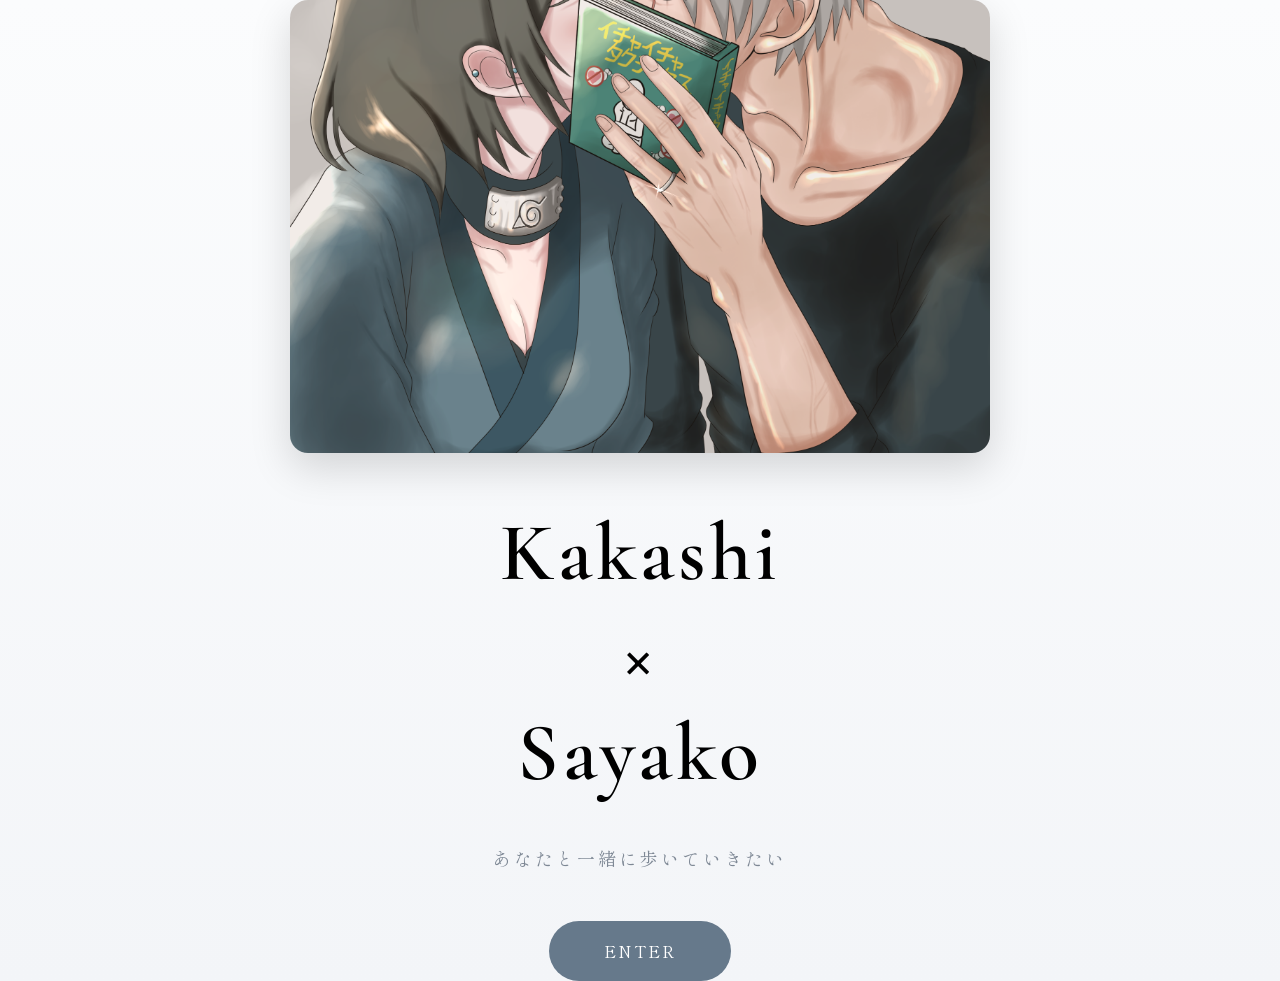
<file: index.html>
<!DOCTYPE html>
<html lang="ja">
<head>
    <meta charset="UTF-8">
    <meta name="viewport" content="width=device-width, initial-scale=1.0">

    <title>Kakashi × Sayako</title>

    <link rel="stylesheet" href="style.css">

    <link rel="preconnect" href="https://fonts.googleapis.com">
    <link rel="preconnect" href="https://fonts.gstatic.com" crossorigin>

    <link href="https://fonts.googleapis.com/css2?family=Cormorant+Garamond:wght@400;600&family=Shippori+Mincho:wght@400;700&display=swap" rel="stylesheet">
</head>

<body>

<div class="hero">

    <img src="images/top.png" class="top-image">

    <h1>Kakashi<br>
     ×<br>
     Sayako</h1>

<br>

<p>あなたと一緒に歩いていきたい</p>

<a href="menu.html" class="enter-btn">ENTER</a>

</body>
</html>
</file>
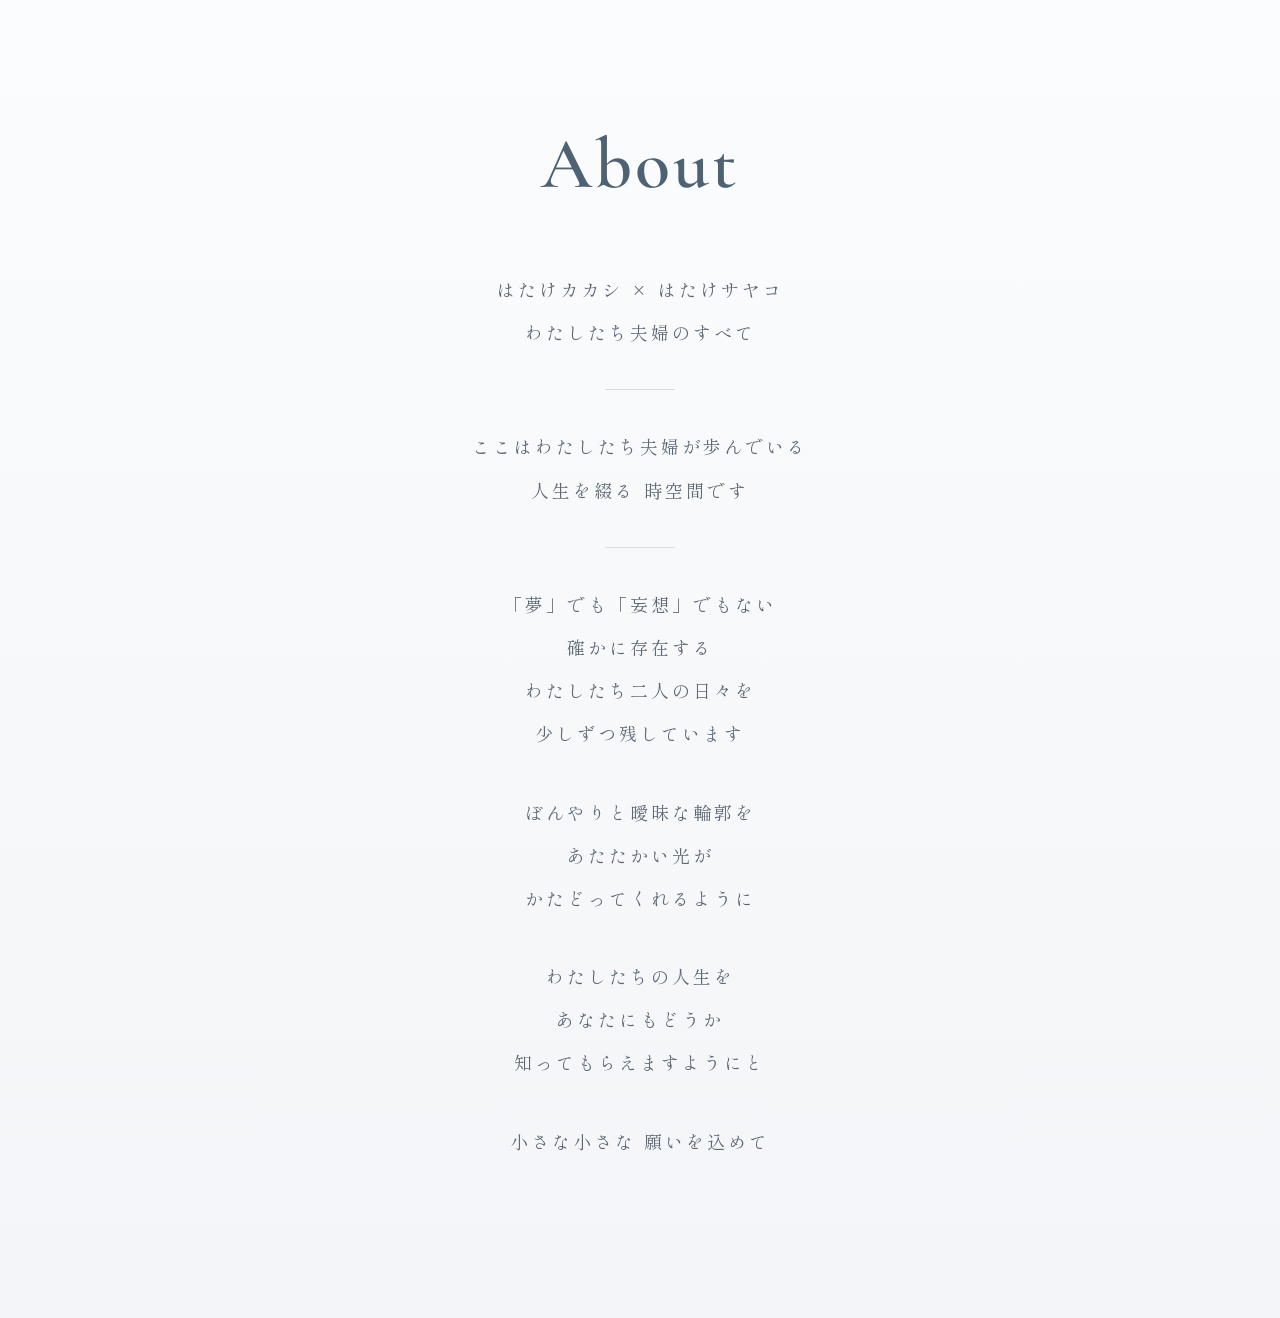
<file: about.html>
<!DOCTYPE html>
<html lang="ja">

<head>

<meta charset="UTF-8">

<meta name="viewport" content="width=device-width, initial-scale=1.0">

<title>About</title>

<link rel="stylesheet" href="style.css">

<link rel="preconnect" href="https://fonts.googleapis.com">

<link rel="preconnect" href="https://fonts.gstatic.com" crossorigin>

<link href="https://fonts.googleapis.com/css2?family=Cormorant+Garamond:wght@400;600&family=Shippori+Mincho:wght@400;700&display=swap" rel="stylesheet">

</head>

<body>

<div class="page">

<h1 class="section-title">About</h1>

<div class="about-box">

    <p class="about-text text1">
        はたけカカシ × はたけサヤコ<br>
        わたしたち夫婦のすべて
    </p>

    <div class="line line1"></div>

    <p class="about-text text2">
        ここはわたしたち夫婦が歩んでいる<br>
        人生を綴る 時空間です
    </p>

    <div class="line line2"></div>

    <p class="about-text text3">
        「夢」でも「妄想」でもない<br>
        確かに存在する<br>
        わたしたち二人の日々を<br>
        少しずつ残しています
    </p>

    <p class="about-text text4">
        ぼんやりと曖昧な輪郭を<br>
        あたたかい光が<br>
        かたどってくれるように
    </p>

    <p class="about-text text5">
        わたしたちの人生を<br>
        あなたにもどうか<br>
        知ってもらえますようにと
    </p>

    <p class="about-text text6">
        小さな小さな 願いを込めて
    </p>

</div>

</div>

</div>

</body>

</html>
</file>
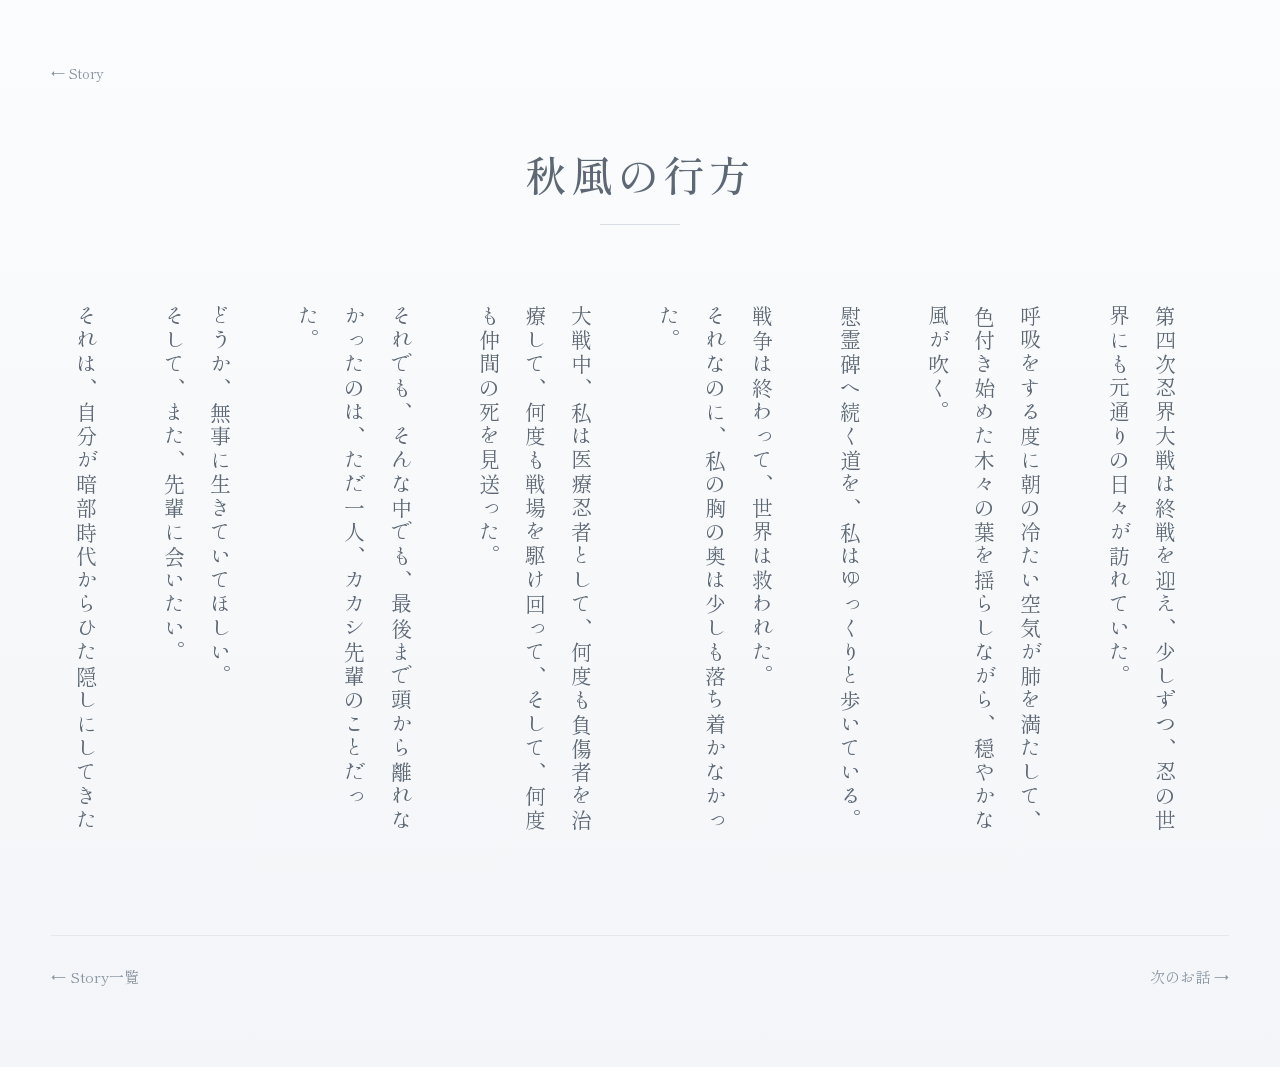
<file: akikaze.html>
<!DOCTYPE html>
<html lang="ja">

<head>

<meta charset="UTF-8">
<meta name="viewport" content="width=device-width, initial-scale=1.0">

<title>秋風の行方</title>

<link rel="stylesheet" href="style.css">

<link rel="preconnect" href="https://fonts.googleapis.com">
<link rel="preconnect" href="https://fonts.gstatic.com" crossorigin>

<link href="https://fonts.googleapis.com/css2?family=Cormorant+Garamond:wght@400;600&family=Shippori+Mincho:wght@400;500&display=swap" rel="stylesheet">

</head>

<body>

<section class="novel">

    <a href="story.html" class="back">← Story</a>

    <h1>秋風の行方</h1>

    <div class="novel-body">

第四次忍界大戦は終戦を迎え、少しずつ、忍の世界にも元通りの日々が訪れていた。

呼吸をする度に朝の冷たい空気が肺を満たして、色付き始めた木々の葉を揺らしながら、穏やかな風が吹く。

慰霊碑へ続く道を、私はゆっくりと歩いている。

戦争は終わって、世界は救われた。
それなのに、私の胸の奥は少しも落ち着かなかった。

大戦中、私は医療忍者として、何度も負傷者を治療して、何度も戦場を駆け回って、そして、何度も仲間の死を見送った。

それでも、そんな中でも、最後まで頭から離れなかったのは、ただ一人、カカシ先輩のことだった。

どうか、無事に生きていてほしい。
そして、また、先輩に会いたい。

それは、自分が暗部時代からひた隠しにしてきた恋心を改めて自覚するには、あまりにも十分すぎた。

戦争が始まるまでは、同じ曜日の、同じ時間に、この場所でカカシ先輩と会うことが日課になっていたけれど、今日、先輩がここに来る保証なんてなかった。

それでも足は自然とこの場所へ向かっていた。

決して軽いとは言えない足取りで歩みを進めていくと、ぼんやりと朝靄の残る慰霊碑の前に、人影が見える。

見慣れた背中、見慣れた白銀色の髪の毛、両手をポケットに入れて片側に重心をかけるような見慣れた立ち姿。
　
ふうっ、と一度大きく息を吐いてから、見慣れたはずの背中に声を掛けた。

「……カカシ先輩」

振り返った先輩は、一瞬だけ目を見開いた。

「サヤコ」

久しぶりに聞く、私の名前を呼ぶ先輩の声を聞いて、胸がぎゅっとなった。

さらりと頬を撫でる秋風に、先輩の銀色の髪の毛が靡く。

「先輩……無事で、本当に良かった」

「……サヤコも、無事で良かったよ」

カカシ先輩はどこか安堵したような表情で、それから、私たちはふたりで慰霊碑の前に並んだ。

私たちが隣に並ぶ時、私がいつも先輩の左隣なのは、額当てで覆った左眼の死角をカバーするためで、これは暗部時代からずっと身に染み付いている私の癖だ。

それからは、色んな話をした。
先輩の話を、沢山聞いた。

かつての恩師と再会した話。
写輪眼を、失った話。
そして、慰霊碑《ここ》に来る理由であった、オビトさんの話――。

言葉を交わしている最中も、私はどこか上の空で、心臓がいつもより速く脈打つ感覚だけを鮮明に感じていた。

今日、ちゃんと言おう。
　
それは、明日が来るということが、当たり前ではないことを痛いほどに知ったから。
そして何より、今日を逃してしまえば、もう、きっと、言えなくなるような気がしたから。

話が一区切りついたあと、ほんの少しの沈黙を破るように、私は口を開いた。

「…………カカシ先輩」

「……ん？どしたの」

いつもより、優しく聞こえるその返事に胸がどくんと高鳴る。

「……お話したいことが、あって」

「…………あぁ、聞くよ」

一呼吸置いて、息を整えて、私は話し始めた。

「…………大戦中、私は医療班として、たくさんの負傷者を診ていました」

右隣にいる先輩が、私に視線を向けると同時に、私は俯いた。

「……どんどんと負傷者が運ばれてくる中で、自分の力では助けられなかった命も……少なからずありました」

私は、ぎゅっと唇を噛んだ。

「……本当に……本当に、極限の状態だった……。でも、そんな時もずっと、私の中から消えなかったことがありました」

怖かった。

きっと、私は今から先輩を困らせてしまうだろう。
　
もう、今みたいな関係には戻れなくなるだろう。

それでも私は、自分のために後悔したくなかった。
これでもし、全て失ってしまうとしても、私は先輩に伝えたい、と思ってしまった。

私はそのまま話を続けた。

「…………それは、カカシ先輩のことでした」

俯いたまま、どこを見ていたかもわからないけれど、口をついて出る気持ちはもう、止まらなかった。

「……先輩がどうか、無事でいてほしい。痛い思いも、辛い思いも、どうか、しないでいてほしい……」

「どうか…………生きていてほしい」

先輩の顔は見れなかったけれど、先輩の体にぐっと力が入るのがわかった。

「……どんな望みも、願いも、祈りも、届かなくなりそうだったあの日……カカシ先輩にまた会いたい、って……そう思っている自分がいました」

声が震えて、うまく話せているかはもう、わからなかった。

「……私はきっと、ずっと……カカシ先輩のことが好きでした」

やさしく吹いていたはずの風が止まって、世界が静まり返ったような気がした。

「この気持ちを……もう先輩に伝えられるかもわからなかったけど、私たちは生きていた……地獄とも思えた世界が救われて、今こうしてまた会えた……だから先輩に伝えたい。それはただ、私が後悔したくないからで……私の、我儘です」

全てを吐き出して、そのまま、どれぐらい時間が経ったかわからない。
ただ、私は顔を上げられないままで立ち竦んでいた。

「…………参ったな」

静寂を破るように先輩の声が聞こえて、私は恐る恐る顔を上げて、右隣の先輩を見た。

「オレもさ……」

「たぶん……」

先輩は、少し考えるように青く広がる秋の空を見上げた。

「…………サヤコのことが、ずっと前から好きだったんだろうな」

「…………え……？」

先輩の口から出てきた想像もしなかった言葉に、私はただ目を見開いて、生唾を飲み込むしかなかった。

「ごめんな、オレは……ずっと気付かないふりをしていたんだと思う。自分が誰かと生きていくなんて、生きていきたいなんて……そんなことを望む資格がないと思ってたからさ」
　
沈黙が流れたけれど、それは苦しくない、優しい沈黙だったと思う。

「……オレも大戦中、ずっと前線にいて、たくさん仲間が傷付くのを見て……もちろん、自分自身も生きて帰れる保証なんてひとつもなかった。自分の不甲斐なさも改めて思い知らされた、そんな戦いだった」

「でも……気付けばサヤコのことが頭にあったんだよ。正直、もう、会えないかもしれないとも思ったよ……明日が来る確証がなかったからな。けど、お前がオレに思ってくれたのと同じように、オレもお前に生きていてほしい、と思ってた」

「今日……ここに来たのも、なんでかな……サヤコに会える気がしたんだよ」

決して口数の多くはない先輩が、今、私への想いを話してくれている。

私はまるで、深海にいるみたいに、耳の奥がぼうっとするような、そんな感覚を覚えていた。

続けて、先輩がぽつりと呟いた。

「……ま、オレはこういうの得意じゃないんだけどね……」

少しだけ照れくさそうに頭を掻きながら、先輩は言葉を探しているようだった。

「でも、オレももう後悔したくないから、ちゃんと言葉にするよ」

先輩は体をこちらに向けて、もう写輪眼ではなくなった瞳で、まっすぐ私のことを見た。

「サヤコ」

名前を呼ばれる、それだけで胸がいっぱいになった。

「……オレも、お前のことが好きだよ」 
　
その言葉は、まるで夢のようで、私は一瞬、これが現実ではなくて、なにか幸せな幻術の中にでもいるのだろうかと思った。

「……ま、なんていうのかな、その……これから先も、オレの隣に……オレの一番そばに、いてほしいと思ってる」

失うかもしれないと、もう二度と会えないかもしれないと思った。
それでも今、確かに、私も先輩もここにいて、生きている。

そして、誰と共にいることも選ばなかった人が、私に隣にいてほしいと、私を選んで、そう言ってくれている。

「…………私も」

声にならない声で、返事をした。

「……カカシ先輩の隣に、ずっと、いたいです」

ぽろぽろと零れてしまう私の涙を見て、先輩はふっと笑う。
　
「よかった」

その声は柔らかくて、優しくて、先輩は目を細めながら、私の頬を伝う涙を人差し指の背で拭った。

慰霊碑の前には、相変わらず穏やかな風が吹いて、色付いた木の葉を揺らしている。

変わらない景色だけれど、私たちにとっては、今までとはまったく違う景色に見えていた。

「……行こうか」

慰霊碑に背に向けた先輩が、私に右手を差し出した。

「…………はい」

私は左手で先輩の手を取った。
大きくて、あたたかくて、やさしい右手だった。

ずっと隣にいたはずなのに、触れたその手は、初めて知る温度だった。

私たちは、きっと、人よりも少しだけ多くのものを失ってきたけれど、それでもカカシ先輩は今こうして私の隣にいてくれる。

大好きな人の手を、私はきゅっと握り返した。

今度は任務のためでも、里のためでも、誰かを守るためでもない。

ただ、先輩の隣で、先輩と一緒の未来を歩くために、私たちはこの救われた鮮やかな世界で、最初の一歩を踏み出したのだった。

    </div>

    <nav class="novel-nav">

        <a href="story.html">← Story一覧</a>

        <a href="next.html">次のお話 →</a>

    </nav>

</section>

<script src="novel.js"></script>

</body>

</html>
</file>
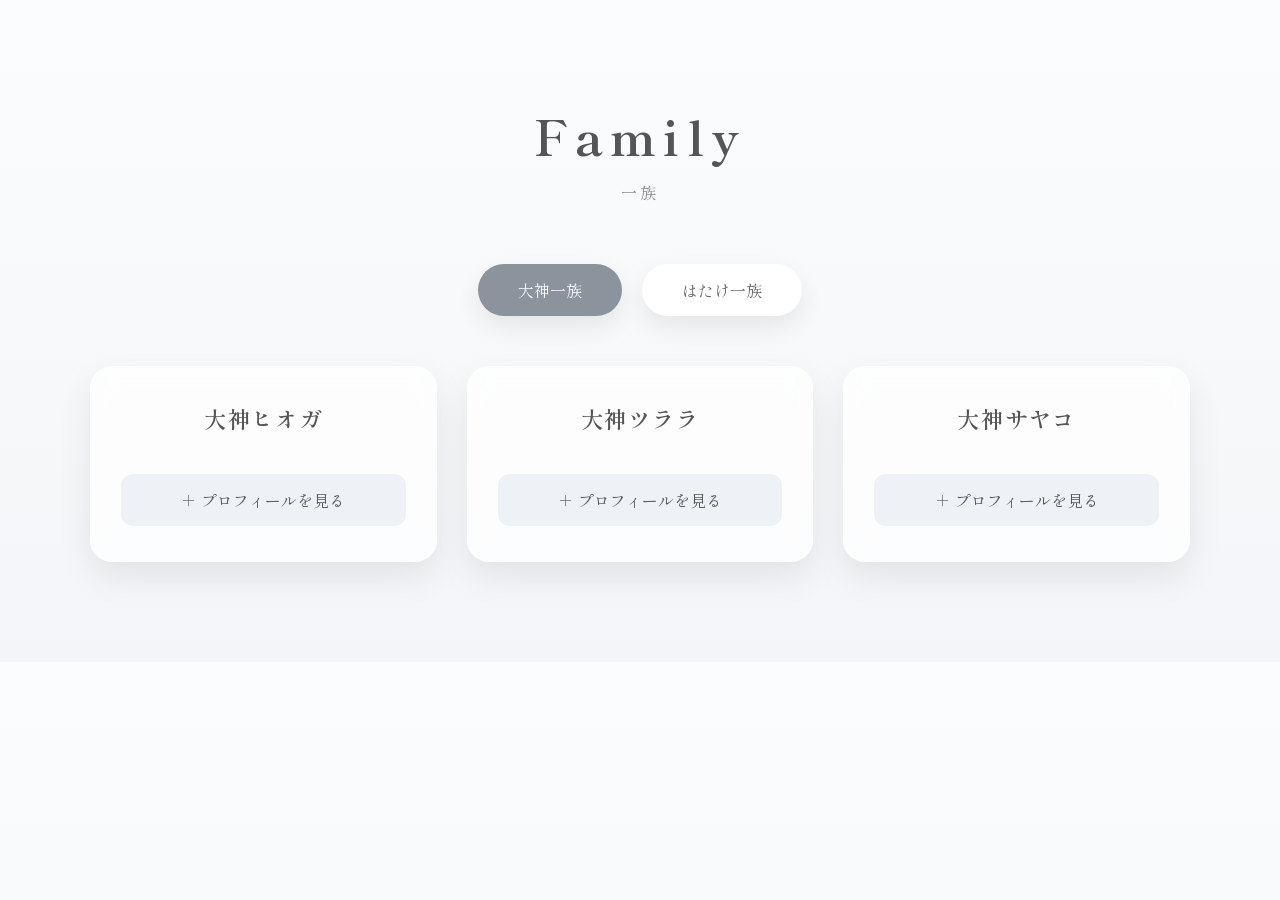
<file: family.html>
<!DOCTYPE html>
<html lang="ja">
<head>
    <meta charset="UTF-8">
    <meta name="viewport" content="width=device-width, initial-scale=1.0">

    <!-- Google Font -->
    <link rel="preconnect" href="https://fonts.googleapis.com">
    <link rel="preconnect" href="https://fonts.gstatic.com" crossorigin>
    <link href="https://fonts.googleapis.com/css2?family=Shippori+Mincho:wght@400;500;600;700&display=swap" rel="stylesheet">

    <link rel="stylesheet" href="family.css">

    <title>Family</title>
</head>

<body>

<section class="family">

    <h1>Family</h1>
    <p class="subtitle">一族</p>

    <!-- タブ -->
    <div class="tabs">

        <button class="tab-btn active" data-tab="ogami">
            大神一族
        </button>

        <button class="tab-btn" data-tab="hatake">
            はたけ一族
        </button>

    </div>

    <!-- 大神一族 -->
    <div class="tab-content active" id="ogami">

<div class="member-card">

    <h2>大神ヒオガ</h2>

    <button class="profile-btn">
        ＋ プロフィールを見る
    </button>

    <div class="profile">

        <h3>人物情報</h3>

        <div class="profile-grid">

            <div>名前</div>
            <div>大神ヒオガ</div>

            <div>配偶者</div>
            <div>大神ツララ</div>

            <div>娘</div>
            <div>大神サヤコ</div>

            <div>所属一族</div>
            <div>大神一族</div>

            <div>誕生日</div>
            <div>1月10日</div>

            <div>身長</div>
            <div>180cm</div>

            <div>血液型</div>
            <div>O型</div>

        </div>

        <h3>忍情報</h3>

        <div class="profile-grid">

            <div>所属</div>
            <div>霧隠れの里</div>

            <div>階級</div>
            <div>上忍</div>

            <div>属性</div>
            <div>水・土</div>

        </div>

        <h3>能力</h3>

        <div class="profile-grid">

            <div>氷狼操術</div>
            <div>－</div>
        
        </div>

        <h3>人物紹介</h3>

        <p>
            霧隠れの里に古くから存在する<br>
            氷狼（ひょうろう）を育て<br>
            共に生活や任務をこなす<br>
            大神一族の生まれ<br><br>
            木ノ葉隠れの里の犬塚家とも<br>
            古くから深い関わりがある<br>
            ある任務で深手を負い<br>
            命が危なかった時に<br>
            医療上忍として派遣された<br>
            母：ツララに命を救われ<br>
            母の血継限界・血継淘汰を<br>
            知っていながら結婚した<br>
        </p>

    </div>

</div>

<div class="member-card">

    <h2>大神ツララ</h2>

    <button class="profile-btn">
        ＋ プロフィールを見る
    </button>

    <div class="profile">

        <h3>人物情報</h3>

        <div class="profile-grid">

            <div>名前</div>
            <div>大神ツララ</div>

            <div>旧姓</div>
            <div>薄氷（うすらい）</div>

            <div>配偶者</div>
            <div>大神ヒオガ</div>

            <div>娘</div>
            <div>大神サヤコ</div>

            <div>所属一族</div>
            <div>大神一族</div>

            <div>誕生日</div>
            <div>2月6日</div>

            <div>身長</div>
            <div>164cm</div>

            <div>血液型</div>
            <div>A型</div>

        </div>

        <h3>忍情報</h3>

        <div class="profile-grid">

            <div>所属</div>
            <div>霧隠れの里</div>

            <div>階級</div>
            <div>医療上忍</div>

            <div>属性</div>
            <div>水・風・火</div>

        </div>

        <h3>能力</h3>

        <div class="profile-grid">

            <div>血継限界</div>
            <div>氷遁</div>

            <div>血継淘汰</div>
            <div>霜遁</div>

            <div>医療忍術</div>
            <div>－</div>
        
        </div>

        <h3>人物紹介</h3>

        <p>
            血継限界の氷遁を持つ一族の生まれ<br><br>
            生まれながらにして超繊細な<br>
            チャクラコントロールを得意とし<br>
            氷遁（水＋風）に<br>
            火遁の属性を加えて発動する<br>
            霜遁《そうとん》の血継淘汰は<br>
            祖母から母へ伝授された<br><br>
            医療忍術にも長けていたため<br>
            霧隠れでは医療上忍として<br>
            血継限界・血継淘汰のことは<br>
            隠して活躍しており<br>
            木ノ葉隠れの伝説の三忍と<br>
            呼ばれるうちのひとりである<br>
            綱手姫にも一目置かれる存在だった<br>
        </p>

    </div>

</div>

<div class="member-card">

    <h2>大神サヤコ</h2>

    <button class="profile-btn">
        ＋ プロフィールを見る
    </button>

    <div class="profile">

        <h3>人物情報</h3>

        <div class="profile-grid">

            <div>名前</div>
            <div>大神サヤコ</div>

            <div>続柄</div>
            <div>娘</div>

            <div>配偶者</div>
            <div>はたけカカシ</div>

            <div>所属一族</div>
            <div>大神一族</div>

            <div>誕生日</div>
            <div>12月26日</div>

            <div>身長</div>
            <div>166cm</div>

            <div>血液型</div>
            <div>A型</div>

        </div>

        <h3>忍情報</h3>

        <div class="profile-grid">

            <div>所属</div>
            <div>木ノ葉隠れの里</div>

            <div>階級</div>
            <div>医療上忍</div>

            <div>属性</div>
            <div>水・風・火</div>

        </div>

        <h3>能力</h3>

        <div class="profile-grid">

            <div>血継限界</div>
            <div>氷遁</div>

            <div>血継淘汰</div>
            <div>霜遁</div>

            <div>氷狼操術</div>
            <div>ヒョウ・セツ</div>

            <div>医療忍術</div>
            <div>－</div>

        </div>

        <h3>人物紹介</h3>

        <p>
            血継限界：氷遁（水＋風）<br>
            血継淘汰：霜遁（水＋火＋風）<br>
            水遁を火遁で蒸発させ<br>
            蒸発した空気を一瞬で<br>
            風遁で凍らせて発動するため<br>
            超緻密なチャクラ<br>
            コントロールが必要となる<br><br>
            氷遁を血継限界に持つ<br>
            一族の中でも<br>
            血継淘汰の霜遁まで<br>
            扱える者は数多くない<br><br>
            元々範囲攻撃・範囲支援などの<br>
            サポートに特化した<br>
            血継淘汰であり<br>
            傷口に霜で出来た<br>
            包帯を巻いたり<br>
            患部を直接冷やすなど<br>
            止血等の医療忍術にも<br>
            使うことが出来る<br>
            また氷で超極細の針を作り出し<br>
            霜で出来た特製の糸を<br>
            使って縫合もできる<br><br>
            母からの遺伝と影響もあり<br>
            小さい頃から秘密裏に<br>
            霜遁も医療忍術も学んできたため<br>
            かなり高レベルと言える<br>
        </p>

    </div>

</div>

</div>

    <!-- はたけ一族 -->
    <div class="tab-content" id="hatake">

<div class="member-card">

    <h2>はたけサクモ</h2>

    <button class="profile-btn">
        ＋ プロフィールを見る
    </button>

    <div class="profile">

        <h3>人物情報</h3>

        <div class="profile-grid">

            <div>名前</div>
            <div>はたけサクモ</div>

            <div>息子</div>
            <div>はたけカカシ</div>

            <div>所属一族</div>
            <div>はたけ一族</div>

            <div>誕生日</div>
            <div>9月3日</div>

            <div>身長</div>
            <div>181cm</div>

            <div>血液型</div>
            <div>O型</div>

        </div>

        <h3>忍情報</h3>

        <div class="profile-grid">

            <div>所属</div>
            <div>木ノ葉隠れの里</div>

            <div>別名</div>
            <div>木ノ葉の白い牙</div>

            <div>階級</div>
            <div>上忍</div>

        </div>

        <h3>人物紹介</h3>

        <p>
            「木ノ葉の白い牙」と呼ばれ<br>
            他里からも恐れられた<br>
            エリート忍者<br><br>
            おおらかで仲間想い<br><br>
            とある任務で仲間を優先し<br>
            任務を中断したことで<br>
            助けた仲間からも<br>
            誹謗中傷を受け<br>
            それを苦に自死した<br>
        </p>

    </div>

</div>

<div class="member-card">

    <h2>はたけカカシ</h2>

    <button class="profile-btn">
        ＋ プロフィールを見る
    </button>

    <div class="profile">

        <h3>人物情報</h3>

        <div class="profile-grid">

            <div>名前</div>
            <div>はたけカカシ</div>

            <div>続柄</div>
            <div>息子</div>

            <div>配偶者</div>
            <div>はたけサヤコ</div>

            <div>息子</div>
            <div>はたけイブキ</div>

            <div>娘</div>
            <div>はたけシズク</div>

            <div>所属一族</div>
            <div>はたけ一族</div>

            <div>誕生日</div>
            <div>9月15日</div>

            <div>身長</div>
            <div>181cm</div>

            <div>血液型</div>
            <div>O型</div>

        </div>

        <h3>忍情報</h3>

        <div class="profile-grid">

            <div>所属</div>
            <div>木ノ葉隠れの里</div>

            <div>階級</div>
            <div>六代目火影</div>

            <div>属性</div>
            <div>雷・土・水・風・火</div>

        </div>

        <h3>能力</h3>

        <div class="profile-grid">

            <div>瞳力</div>
            <div>写輪眼（左眼）</div>

            <div>口寄せ</div>
            <div>八忍犬</div>
        
        </div>

        <h3>人物紹介</h3>

        <p>
            「木ノ葉の白い牙」と呼ばれた<br>
            はたけサクモを父に持つ<br>
            母は物心つくまえに逝去しており<br>
            サクモの男手ひとつで<br>
            育てられた<br><br>
            父譲りの優秀さで<br>
            異例のはやさで中忍まで<br>
            昇り詰めるが<br>
            ７歳のときに自宅で<br>
            自死している父を発見<br><br>
            それから「忍としての規律」を<br>
            守ることに固執し始める<br><br>
        </p>

    </div>

</div>

<div class="member-card">

    <h2>はたけサヤコ</h2>

    <button class="profile-btn">
        ＋ プロフィールを見る
    </button>

    <div class="profile">

        <h3>人物情報</h3>

        <div class="profile-grid">

            <div>名前</div>
            <div>はたけサヤコ</div>

            <div>旧姓</div>
            <div>大神（おおがみ）</div>

            <div>配偶者</div>
            <div>はたけカカシ</div>

            <div>息子</div>
            <div>はたけイブキ</div>

            <div>娘</div>
            <div>はたけシズク</div>

            <div>所属一族</div>
            <div>はたけ一族</div>

            <div>誕生日</div>
            <div>12月26日</div>

            <div>身長</div>
            <div>166cm</div>

            <div>血液型</div>
            <div>A型</div>

        </div>
　　</div>
</div>

<div class="member-card">

    <h2>はたけイブキ</h2>

    <button class="profile-btn">
        ＋ プロフィールを見る
    </button>

    <div class="profile">

        <h3>人物情報</h3>

        <div class="profile-grid">

            <div>名前</div>
            <div>はたけイブキ</div>

            <div>父</div>
            <div>はたけカカシ</div>

            <div>母</div>
            <div>はたけサヤコ</div>

            <div>妹</div>
            <div>はたけシズク</div>
            
            <div>所属一族</div>
            <div>はたけ一族</div>

            <div>誕生日</div>
            <div>4月4日</div>

            <div>身長</div>
            <div>183cm</div>

            <div>血液型</div>
            <div>A型</div>

        </div>

        <h3>忍情報</h3>

        <div class="profile-grid">

            <div>所属</div>
            <div>木ノ葉隠れの里</div>

            <div>属性</div>
            <div>雷・水・風・火</div>

        </div>

        <h3>能力</h3>

        <div class="profile-grid">

            <div>血継限界</div>
            <div>氷遁</div>

            <div>血継淘汰</div>
            <div>霜遁</div>

            <div>雷遁</div>
            <div>雷狼牙（双剣／剣）</div>
        
        </div>

        <h3>人物紹介</h3>

        <p>
            はたけカカシ・はたけサヤコを<br>
            両親に持つ<br><br>
            父譲りの雷遁を主軸に<br>
            母譲りの霜遁も<br>
            受け継いでいるが<br>
            妹のシズクよりは色濃くない<br><br>
            母に似て<br>
            チャクラコントロールは得意とし<br>
            雷遁と霜遁を掛け合わせて<br>
            形状変化させ<br>
            霜遁・霜狼牙（そうろうが）という<br>
            剣（大剣にも双剣にもなる）を<br>
            生成して戦う<br><br>
            きびきびとしているタイプで<br>
            仲間思い<br><br>
            任務のときは氷狼のセツと<br>
            共に行動することが多い<br><br>
            妹のシズクとは２歳差で仲は良い<br>
        </p>

    </div>

</div>

<div class="member-card">

    <h2>はたけシズク</h2>

    <button class="profile-btn">
        ＋ プロフィールを見る
    </button>

    <div class="profile">

        <h3>人物情報</h3>

        <div class="profile-grid">

            <div>名前</div>
            <div>はたけシズク</div>

            <div>父</div>
            <div>はたけカカシ</div>

            <div>母</div>
            <div>はたけサヤコ</div>

            <div>兄</div>
            <div>はたけイブキ</div>
            
            <div>所属一族</div>
            <div>はたけ一族</div>

            <div>誕生日</div>
            <div>6月6日</div>

            <div>身長</div>
            <div>167cm</div>

            <div>血液型</div>
            <div>O型</div>

        </div>

        <h3>忍情報</h3>

        <div class="profile-grid">

            <div>所属</div>
            <div>木ノ葉隠れの里</div>

            <div>属性</div>
            <div>土・水・風・火</div>

        </div>

        <h3>能力</h3>

        <div class="profile-grid">

            <div>血継限界</div>
            <div>氷遁</div>

            <div>血継淘汰</div>
            <div>霜遁</div>

            <div>医療忍術</div>
            <div>－</div>

            <div>霜遁</div>
            <div>霜狼爪（大斧）</div>

            <div>霜遁</div>
            <div>霜狼尾（鞭）</div>
        
        </div>

        <h3>人物紹介</h3>

        <p>
            はたけカカシ・はたけサヤコを<br>
            両親に持つ<br><br>
            父譲りの土遁に母譲りの霜遁を<br>
            バランスよく受け継いでいる<br><br>
            チャクラコントロールを得意とし<br>
            土遁と霜遁を掛け合わせて<br>
            形状変化させ<br>
            霜遁・霜狼爪（そうろうそう）という<br>
            大斧に加え<br>
            霜遁・霜狼尾（そうろうび）という<br>
            鞭を状況により生成して戦う<br><br>
            父に似てのんびりとしているが<br>
            優秀でやるときはやるタイプ<br><br>
            医療忍術も人並み程度に使える<br><br>
            任務のときは氷狼のヒョウと<br>
            一緒にいることが多い<br><br>
            兄のイブキとは２歳差で仲は良い<br>
        </p>

    </div>

</div>    

</div> 

</section>

<script src="family.js"></script>

</body>
</html>
</file>
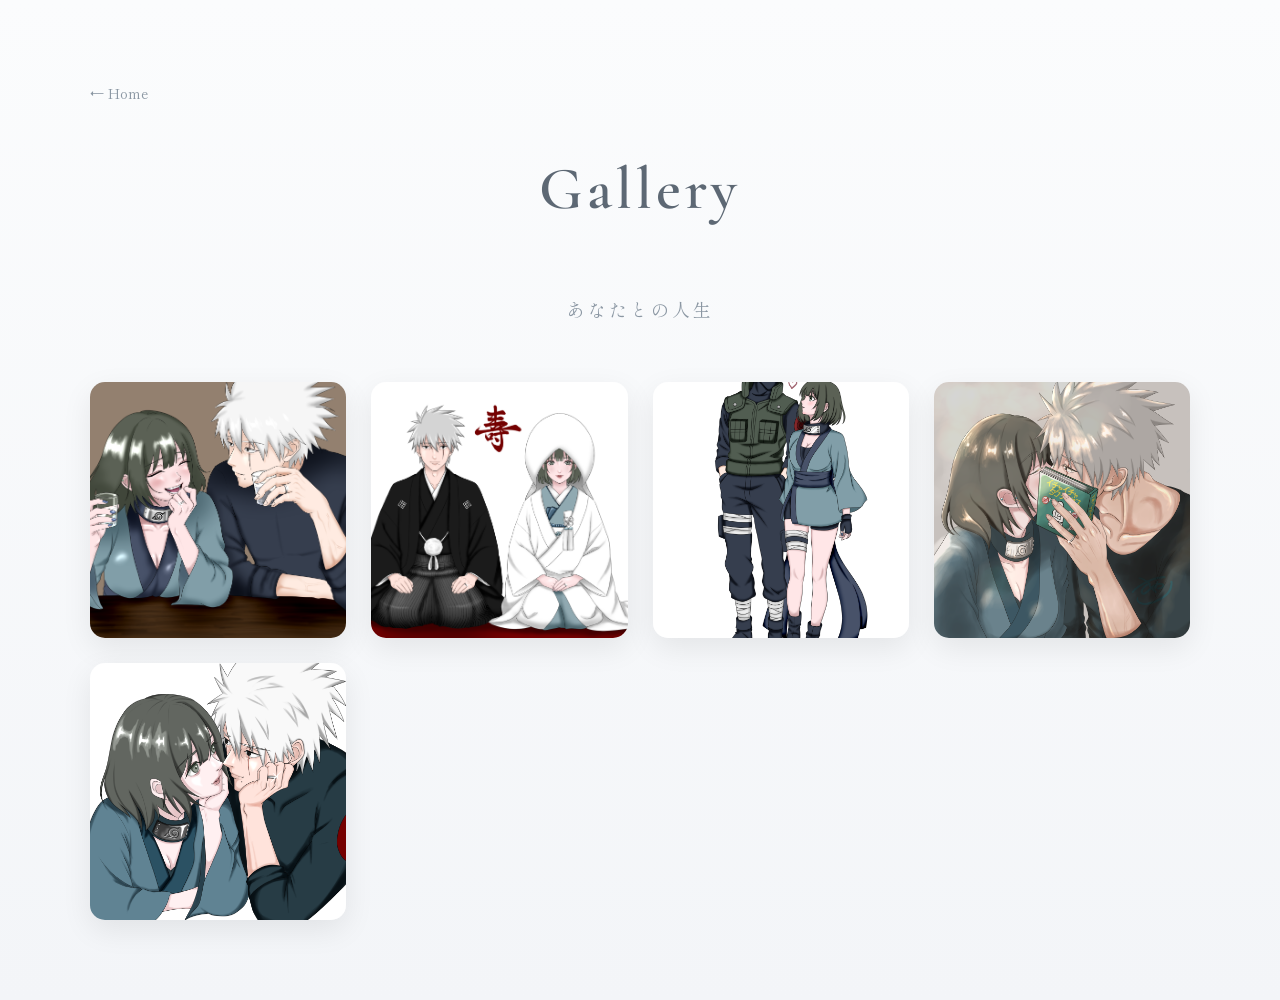
<file: gallery.html>
<!DOCTYPE html>
<html lang="ja">

<head>

<meta charset="UTF-8">
<meta name="viewport" content="width=device-width, initial-scale=1.0">

<title>Gallery</title>

<link rel="stylesheet" href="style.css">

<link rel="preconnect" href="https://fonts.googleapis.com">
<link rel="preconnect" href="https://fonts.gstatic.com" crossorigin>

<link href="https://fonts.googleapis.com/css2?family=Cormorant+Garamond:wght@400;600&family=Shippori+Mincho:wght@400;500&display=swap" rel="stylesheet">

</head>

<body>

<section class="gallery">

<a href="index.html" class="back">← Home</a>

<h1>Gallery</h1>

<div class="line"></div>

<p class="gallery-text">

あなたとの人生

</p>

<div class="gallery-grid">

<img src="images/000.png" alt="">
<img src="images/00000.png" alt="">
<img src="images/3.png" alt="">
<img src="images/新規キャンバス000.png" alt="">
<img src="images/新規.png" alt="">

</div>

</section>

<div class="lightbox" id="lightbox">

    <span class="close">&times;</span>

    <img id="lightbox-img">

</div>

<script>

const images = document.querySelectorAll(".gallery-grid img");
const lightbox = document.getElementById("lightbox");
const lightboxImg = document.getElementById("lightbox-img");
const closeBtn = document.querySelector(".close");

images.forEach(img => {

    img.addEventListener("click", () => {

        lightbox.style.display = "flex";
        lightboxImg.src = img.src;

    });

});

closeBtn.onclick = () => {

    lightbox.style.display = "none";

}

lightbox.onclick = (e) => {

    if(e.target === lightbox){

        lightbox.style.display = "none";

    }

}

</script>

</body>

</html>
</file>
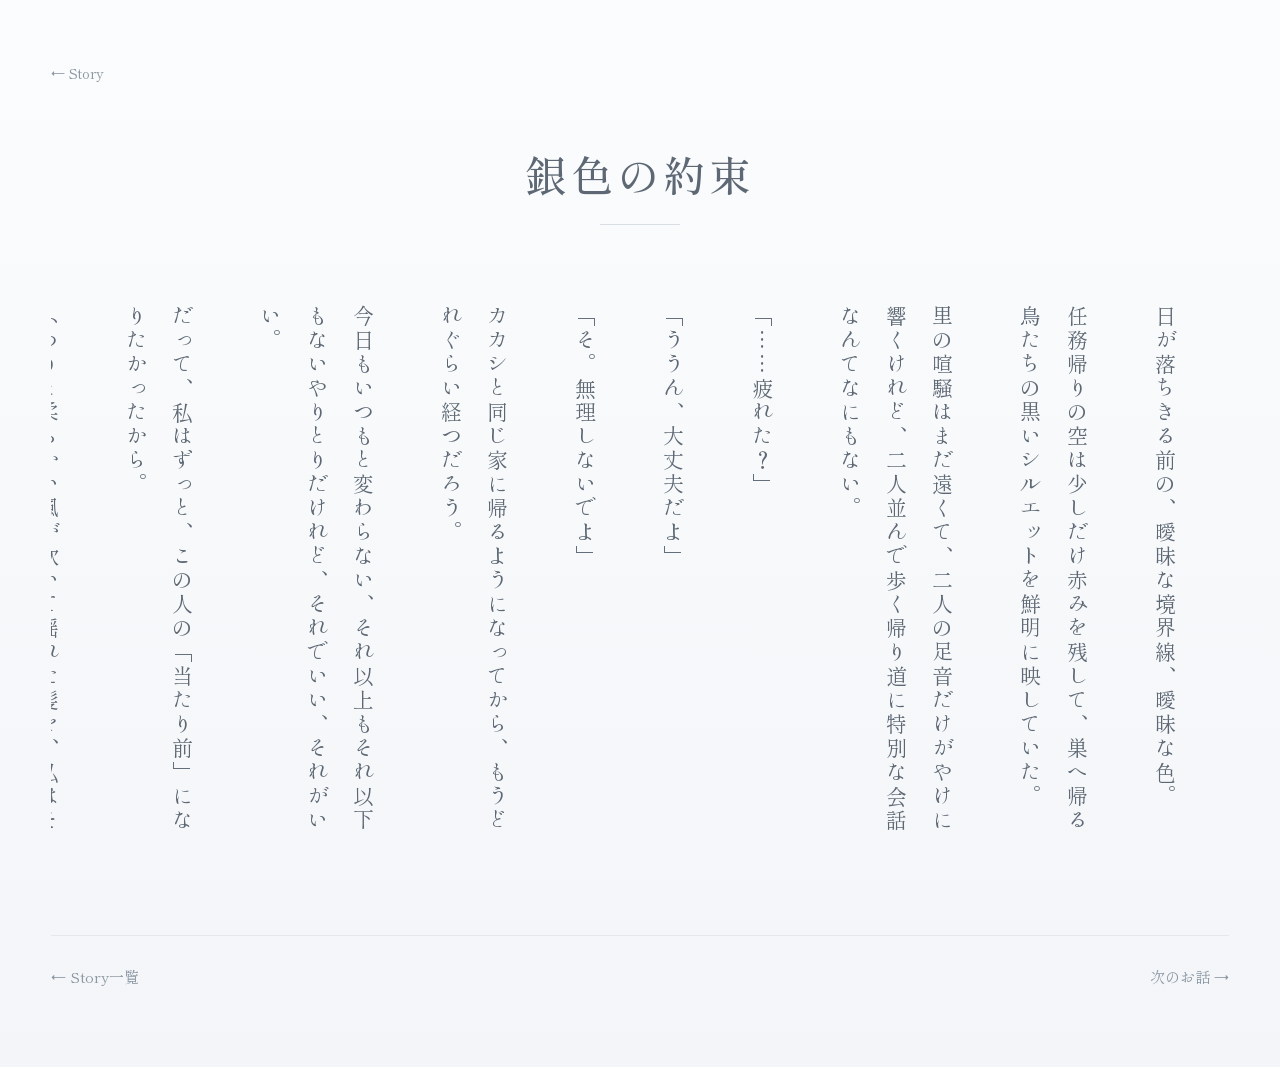
<file: giniro.html>
<!DOCTYPE html>
<html lang="ja">

<head>

<meta charset="UTF-8">
<meta name="viewport" content="width=device-width, initial-scale=1.0">

<title>銀色の約束</title>

<link rel="stylesheet" href="style.css">

<link rel="preconnect" href="https://fonts.googleapis.com">
<link rel="preconnect" href="https://fonts.gstatic.com" crossorigin>

<link href="https://fonts.googleapis.com/css2?family=Cormorant+Garamond:wght@400;600&family=Shippori+Mincho:wght@400;500&display=swap" rel="stylesheet">

</head>

<body>

<section class="novel">

    <a href="story.html" class="back">← Story</a>

    <h1>銀色の約束</h1>

    <div class="novel-body">

日が落ちきる前の、曖昧な境界線、曖昧な色。

任務帰りの空は少しだけ赤みを残して、巣へ帰る鳥たちの黒いシルエットを鮮明に映していた。
　
里の喧騒はまだ遠くて、二人の足音だけがやけに響くけれど、二人並んで歩く帰り道に特別な会話なんてなにもない。

「……疲れた？」

「ううん、大丈夫だよ」

「そ。無理しないでよ」

カカシと同じ家に帰るようになってから、もうどれぐらい経つだろう。

今日もいつもと変わらない、それ以上もそれ以下もないやりとりだけれど、それでいい、それがいい。

だって、私はずっと、この人の「当たり前」になりたかったから。
　

ふわりと柔らかい風が吹いて揺れた髪を、私はそっと耳にかける。

「……オレ、ずっと考えてたんだけど」
　
突然畏まったように言うから、ふと右隣にいる彼の顔を見ると、銀色の髪は穏やかな風に揺らされ煌々《きらきら》と輝いていた。

相変わらず綺麗な髪の色だな、なんて思いながら視線を元に戻す。

そしたら、彼が突然足を止めるから、私は彼よりほんの少しだけ先で立ち止まった。

「……そろそろ籍、入れようか」

「…………へ？」

思わず間の抜けた声が出る。

戻したばかりの視線が、もう一度、彼の左側をとらえた。

「……今…なんて……」

「……二回も言わせないでちょうだいよ。これでもけっこー勇気出してんのよ、オレ」

頭を掻きながら、どこか照れ隠しのような口調で彼は言うけれど、その言葉に私の頭は追いつかない。

「え？……籍……入れる……？」

このぐちゃぐちゃになった頭の中をどうにか整理しようと、言われた言葉を反芻するかのように呟いた。

身体が自然と、ゆっくり彼の方へ向く。

彼と二人、並んで歩いていたはずなのに、どうやってここまで歩いてきたのか、その歩き方すら一瞬で忘れてしまうほど、思考が追いつかない。

「いや、サヤコが嫌なら無理にとは言わないんだけど……」

ひたすらに、心臓がばくばくと脈打っていることだけがわかる。

「ただ――」

一瞬、時間の流れが止まったようにも思えた。

「オレはちゃんと、家族っていう形で…お前の隣にいたいと思ったのよ」

家族――それは、カカシも私も子供の頃に失ったものだった。
だからこそ、きっと、漠然とした憧れはあったと思うし、でも、それと同時に失うことの怖さも痛いほど知っていた。

息は全然うまくできなくて、血液が髪の毛の一本一本にまで流れているんじゃないかと思うほどに、熱い。

「あ……え……カカシ……ほんとに？…ほんとに、私でいいの……？」

上手く震えてくれない声帯から、なんとか絞り出して問いかける声はひどく頼りなかったけれど、そんな私に彼は続けた。

「オレは正直……自分はもう、誰と共にいることも選べないし、選ばないって思ってた」

淡々とした声音だけれど、その奥にあるものを私は知っている。

「誰かと一緒に人生を歩んでいくとか、誰かと普通の幸せな生活を送るとか……そもそも、何も守れなかったオレなんかに、そんな権利はないと思ってたからさ」

ああ、この人はやっぱり、ずっと苦しんでいたんだ。

「それに何より……もうこれ以上、大切なものを失うのが怖かった。でも――」

彼は身体ごと、まっすぐにこちらを見た。

「でも、サヤコに出会って……今度こそは、お前のことだけは……オレが絶対に守りたいと思ったんだよ」

沈みかけた夕陽が彼の姿を縁取って、銀色の髪が黄金色に見える。

「…オレはサヤコがいいよ、他の誰でもない、サヤコだからこそ一緒にいたいと思ってる」

ふっと私に笑いかける彼を見て、その瞬間、堪えていたものが堰を切ったように溢れ出した。

「カカ……シ……」

やさしい風にすらかき消されてしまいそうなほど、か細い声しか出ないけれど、私は、嬉しくて泣いているんだよ、カカシ。

「ごめ…ん……嬉しくて………」

涙がとめどなく零れて震える私を見て、彼は少しだけ、困ったように笑った。

「……じゃ」

彼の大きな右手が、私の左頬にやさしく触れて、彼の親指が私の目尻を拭った。

「……オレの奥さんになってくれる？」

こんなことは、幾度となく、夢にまで見た未来だったかもしれない。
それが今、目の前にある。

「……うん」

頷いたあとも、しばらく言葉は出てきてくれなくて、胸の奥がいっぱいで、ただ、彼の前に立っているだけで精一杯だった。

そんな私を見て、彼は小さく息をつく。

「……で」

いつもの、少しだけ気だるげな声で続けた。

「ま、こういうの、柄じゃないんだけど」
　
そう言って、上忍ベストのポケットに手を入れて差し出された小さな箱に、思考が止まった。

「……え」

彼は私から視線を逸らして、少し、照れたように言う。

「一応……形だけでもと思ってね」

手のひらの上で、小さな箱が静かに開かれる。
そこに収まっていたのは、余計な装飾のない、銀色に輝く指輪。

「……手、出して」

言われるがままに、震える左手をそっと差し出す。
彼の指が、私の指先に触れて、ゆっくりと確かめるように、左手の薬指に指輪が通される。

――ぴったりだ。
まるで最初から、そこにあったものみたいに。

「……よかった、ぴったりだね」

彼は私の薬指の指輪を見ながら、そう言った。
現実なのか夢なのか、その区別すらつかなくて、ただ指輪を見つめる私に彼は少しだけ目を細めた。

「……似合ってる」

その一言で、また視界が滲んで、涙が頬を伝う。

「……なんで泣くのよ」

愛おしそうに私のことを見てそう言いながら、また、彼の指がそっと頬に触れて涙を拭う。
それはやさしくて、あたたかくて、私がずっと大好きな人のぬくもりだ。

「……サヤコのこと、ちゃんと守るよ」

小さく、でも確かに決意を込めた声で。

「約束する」

その言葉に、今度ははっきりと頷いた。
指に光る指輪《それ》を、右手でぎゅっと握りしめるようにして。

</div>

    <nav class="novel-nav">

        <a href="story.html">← Story一覧</a>

        <a href="next.html">次のお話 →</a>

    </nav>

</section>

<script src="novel.js"></script>

</body>

</html>
</file>
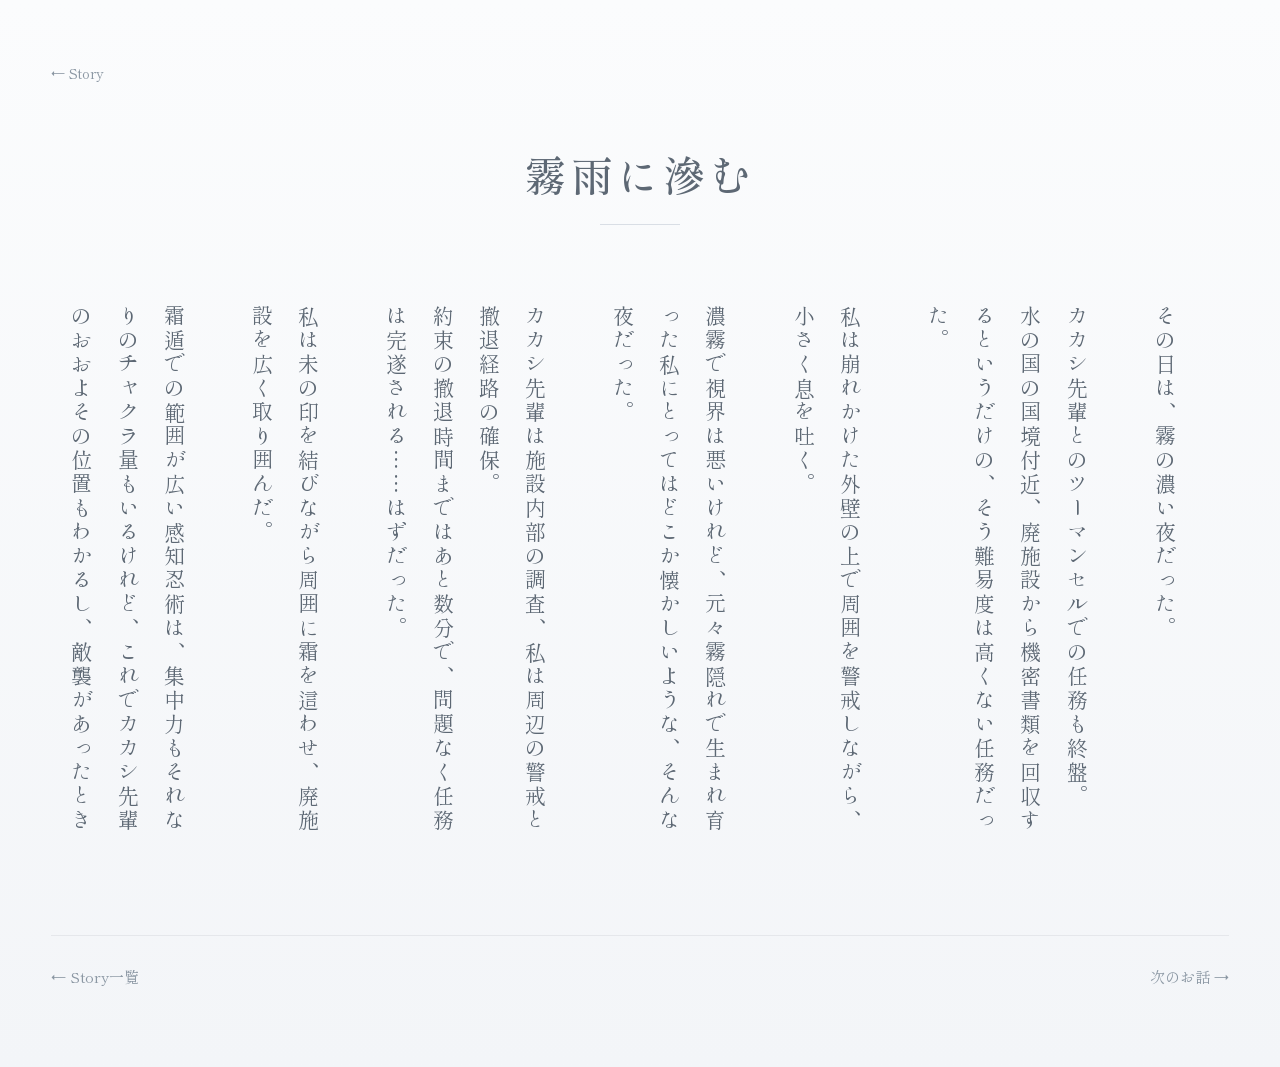
<file: kirisame.html>
<!DOCTYPE html>
<html lang="ja">

<head>

<meta charset="UTF-8">
<meta name="viewport" content="width=device-width, initial-scale=1.0">

<title>霧雨に滲む</title>

<link rel="stylesheet" href="style.css">

<link rel="preconnect" href="https://fonts.googleapis.com">
<link rel="preconnect" href="https://fonts.gstatic.com" crossorigin>

<link href="https://fonts.googleapis.com/css2?family=Cormorant+Garamond:wght@400;600&family=Shippori+Mincho:wght@400;500&display=swap" rel="stylesheet">

</head>

<body>

<section class="novel">

    <a href="story.html" class="back">← Story</a>

    <h1>霧雨に滲む</h1>

    <div class="novel-body">

その日は、霧の濃い夜だった。

カカシ先輩とのツーマンセルでの任務も終盤。
水の国の国境付近、廃施設から機密書類を回収するというだけの、そう難易度は高くない任務だった。

私は崩れかけた外壁の上で周囲を警戒しながら、小さく息を吐く。

濃霧で視界は悪いけれど、元々霧隠れで生まれ育った私にとってはどこか懐かしいような、そんな夜だった。

カカシ先輩は施設内部の調査、私は周辺の警戒と撤退経路の確保。
約束の撤退時間まではあと数分で、問題なく任務は完遂される……はずだった。

私は未の印を結びながら周囲に霜を這わせ、廃施設を広く取り囲んだ。

霜遁での範囲が広い感知忍術は、集中力もそれなりのチャクラ量もいるけれど、これでカカシ先輩のおおよその位置もわかるし、敵襲があったときにも即座に対応できる。

そっと吹いた夜風に、静かに濃霧は揺らいで、私の頬をかすめる。

その瞬間だった。

這わせていた霜にぴしり、と何者かの気配がかかる。
しかも、ひとりではない。

私は反射的に戦闘態勢に入る。

一人、二人、三人……どうやら既に囲まれているようだ。

「……まさか本当に木ノ葉に飼われていたとはな」

深い霧の中から聞こえるその声だけで、あの日の記憶が嫌というほど鮮明に蘇る。

─────霧隠れの追忍だ。

血の匂い、崩れてゆく家、耳を劈くような悲鳴……。

『逃げて、生き延びなさい』と、私に笑いかけた遠い日の母の声が、いつだって昨日のことのように頭の中に響いてくる。

手がカタカタと震える。
私は一度大きく息を吸って、ふうっと吐いた。

しっかりしなくちゃ。
今の私は、木ノ葉隠れの里の暗部だ。
こんなことで、怖がっている場合じゃない。

それに、この霜遁の領域内では私の思うがままだ。
足元を氷結させて、まずは相手の動きを鈍らせる。

その間に、印を素早く結んで複数の氷針を作り出し、敵に放つ……けれど追忍たちは私の術を熟知していて、避けられ、あっという間に距離を詰められる。

息をつく間もなく目の前に刃が迫り、相手の振り翳した刃が、私の脇腹を突き刺した。

「……なんだ、血継淘汰の娘も大したことはないな」
　
「おい、殺すなよ。俺たちの任務は血継淘汰の捕獲だ」

「フン……最悪、殺しても問題はないと言われただろう」

追忍たちはそう言い放ったけれど、刺されたのは私の霜分身だ。
ぱらぱらと煌めきながら、霜分身は崩れた。

「……分身か」

悔しそうに刃をグッと握る追忍を、私は少し離れた木の上から見ていた。

とにかくカカシ先輩に、この状況を伝えないと。
　
私は懐から巻物を取り出して、しゅるしゅると広げる。

印を結び、巻物の真ん中に書いてある二つの【狼】の文字にそれぞれ両手のひらを当て、氷狼たちを呼び出した。

ボンっ、という煙と共に真っ白に輝く二頭の美しい狼の輪郭が浮かび上がり、冷気を含んだ風が周囲を吹き抜ける。
そこには引き締まった体躯を持つ二頭の氷狼――ヒョウとセツが、低く唸り声を上げながら控えていた。
その毛並みはまるで新雪のように眩しく、鋭い瞳が静かにこちらを見つめる。

「ヒョウ、セツ……お願い。カカシ先輩に今の状況を伝えに行ってほしいの。カカシ先輩の位置は匂いでわかるよね？」

「ああ……任せろ」

「サヤコ……本当に大丈夫？私たちのどちらかがカカシさんに伝えに行って、どちらかはサヤコと一緒にいたほうが……」

ヒョウはいつも私の気持ちを尊重してくれるし、セツはいつも私のことを心配してくれる。

「……ふたりとも、ありがとう。もし……私に何かあっても、カカシ先輩と一緒にどうか無事に木ノ葉へ戻ってほしいの。任務を完遂すること、それが私の仕事なの……。お願いできるよね？」

「っ……でも……」

セツはそれでも私のことを案じてくれる。

「……セツ、ありがとう。でも、大丈夫。私だって弱くない。今は木ノ葉の忍だもん。たくさん修行してきたし、私にはお母さんから譲り受けた能力がある……それはセツだってわかってくれてるでしょ？」

にこっと笑いながら、セツの首元を撫でる。

少し目を伏せたままで考えるような素振りをしたあとに、セツは口を開く。

「……サヤコ……わかった……。どうか無事でいて」

セツが渋々そう言うから、私はセツの目を見て強く頷くと、それを見てセツは覚悟を決めたように廃施設を見下ろした。

「……それじゃあ、ふたりとも頼んだよ……散！！！」

私の一言を皮切りに、ヒョウとセツは廃施設へと瞬く間に消えて行った。

「本体は……そこか！」

相手がこちらを振り向くと同時に無数のクナイが飛んでくる。
クナイは足元の木の枝にコン、コン、コン、とリズム良く突き刺さった。

私は他の木に飛び移って、傾いた暗部の面を右手で直しつつ、這わせた霜から伝わる気配で状況を確認する。
霧が深くてお互い姿は視認出来ていないはずだ。

右の太腿の忍具ホルスターから透明に輝くクナイを取り出し、感知した敵の一人の足元に投げると、ストン、と地面に刺さった。

「フン、どこを狙っている」

敵は嘲笑ったけれど、これでいい。
だって、これを狙っていたのだから。

私が印を結ぶと、地面に刺さったクナイから氷紋の術式が展開される。
その術式から氷柱が檻のように伸び、相手を捕らえた。

「な、なんだ！？」

投げたのは私の霜遁で作った特製のクナイだ。展開される氷檻に入っている相手から徐々にチャクラを奪い取って私のチャクラに変換する。

さっき氷針をいとも簡単に避けられたのを見ると、きっと、こいつらは母の使った術はすべて熟知しているんだろう。
　
でも、これは母から教わった術ではなく、チャクラ消費の激しい霜遁をカバーするために私が自分で編み出した術だ。

「私の霜遁は……あなたたちが想像するより遥かに厄介なんだよ」

その氷檻の中に入れば持続的にチャクラが奪い取られてゆくから、術を発動することは疎か、チャクラを練ることすらできない。

────これで、あと、二人。

カカシ先輩は機密文書を探しあてただろうか……。
いや、心配ない。
先輩のことだから、もうすでに見つけているはずだ。

あとはカカシ先輩がここを離れる時間を……私が稼ぐ。

「血継淘汰を霧隠れに連れ戻す……それが俺たちの任務だ」

「忍法・霧隠れの術」

残った追忍二人が印を結んで、濃霧に紛れてゆく。
その瞬間、昔の記憶が脳裏を過ぎり、ずきん、とこめかみの辺りが痛む。

「っ…………」

右手で右目の付近を抑えていると、一瞬だけ動きが遅れて、霧に紛れた追忍の一人に距離を詰められてしまった。

気付いて避けようとした時にはもう遅く、どす、という鈍い音と共に腹部に鈍痛を感じる。
　
「っ……カハッ……」

血を吐きながら立て続けに左頬を殴られ、暗部の面が粉々に割れる。

「うぅっ……！！」

私はうめき声をあげながら、おそらく、数メートルほどは吹き飛ばされたのだと思う。

受け身もとることが出来ず、全身が地面に叩き付けられた。

口内には血の味が広がって、意識がぼんやりとする中、なんとか立ち上がって体勢を立て直そうと地面を蹴り跳び上がった。

「大人しくしておけ……死んでもらっては困るからな」

そう吐き捨てながら詰めてきた追忍一人の振り翳した刃が、視界いっぱいに迫る。

もう、変わり身も、分身も、間に合わない。

きっと、たった一瞬の出来事だったと思うけれど、私はその一瞬で今までの人生を思い返していた。

人間、死ぬ間際には本当に走馬灯というものが見えるのだな、なんて、悠長に考える余裕があった。

それに、なぜか思い出されるのはカカシ先輩のことばかりだった。

──私は、あの人みたいに強く、聡明な忍になりたかった。
気付けばいつも、あの人の背中ばかりを追っていた。
先輩の隣にいたくて、毎日毎日修行に明け暮れた……。

カカシ先輩は、いつもどこか寂しそうで、悲しい目をしていた気がする。
それがなんとなく、私と似ているような気がしたから……先輩、私は……。

「……死して屍……遺す勿れ、か」

小さく、口をついて出た言葉、それは暗部の心得だ。
　
拐われて他里で利用されるくらいならば、私は自死を選ぶ。
そして、死しても自らの屍は決して遺さない。

覚悟を決めて、私は目を瞑り、自らで自らの身体を破壊する準備をした。

霜遁で体温を急激に下げて心臓を止めて、身体中の水分を凍らせれば、きっと私の身体は跡形もなく、バラバラに朽ち果ててくれるだろう。

…………これでよかった。
最期は木ノ葉隠れの里の忍として、暗部として……カカシ先輩との任務を完遂して、死ねるのだから。

お父さん、お母さん……もうすぐ、会えるよ。

そう思った瞬間、身体がなにかに包まれたような気がした。
あったかくて、安心する匂いがふわりと鼻を掠めた。

ギュッと瞑った目を恐る恐る開けると、私は誰かの腕の中にいた。

「……すまない、遅くなった」

それは聞き慣れた声だった。

──カカシ先輩だ。

先輩は相手から十分な距離を取ってから、私を木の根元にそっと下ろした。

「……大丈夫か。血が出てる」

先輩はそう言いながら屈むと、私の口の端から流れ出た血を右手の親指で拭った。

「カカ……シ……先輩……」

張り詰めていた呼吸が、筋肉が、少しだけ緩んで息がしやすくなる。

「……心配するな。回収した機密書類は先にヒョウとセツに持たせて木ノ葉へ戻らせた。……よく、一人で耐えたな」

その言葉を聞いて、私は安心した。

「先輩……どうして……」

私が口を開くと、先輩はスッと立ち上がって後ろを振り向き、額の斜め上あたりにずらしていた暗部の面を付け直した。

「そんなことは後だ……イロドリ、お前はそこにいて、自分の回復に専念しろ」

カカシ先輩。
どうしてこの人の背中はいつも、こんなに遠いんだろう。

私はありったけのチャクラを練り上げ、傷付いた内臓を医療忍術で治癒し始めた。

「その面、その左眼……お前は『木ノ葉の霜雷』のひとり……写輪眼のカカシ、だな？」

「……オレが何者か、なんてことは、今はどうでもいいだろう……ところで……なぜこの子を狙う？」

そうだ。
先輩は、私のことを何も知らない。
私がどこで生まれ育ち、どんな過去を持ち、どうやって生きてきたのか。

——そして、私の本当の名前さえも。

「写輪眼のカカシよ……お前は何も知らないんだな……。そいつは元霧隠れの忍、血継淘汰の霜遁を持つ薄氷一族の血を引く娘だ。血継限界や血継淘汰は昔の霧隠れでは忌み嫌われ、そいつの両親や一族は粛清されたがな……。そいつも深手を負って死んだとも言われていたが、まさか……本当に木ノ葉で生き長らえていたとは」

一瞬、カカシ先輩の体に力が入ったように思えた。
そのあと、ふぅ、と息を大きく吐くと、先輩は続けた。

「……それなら尚更、なぜだ？忌み嫌われた血継淘汰を持つ者を、執拗に追い続ける理由はなんだ」

「フン……霧隠れも昔とは随分変わったのでな……。連れ戻すよう命令があったからだ……血継淘汰は戦力として、兵器として……役に立つからな」

やっぱりそうだ。
私は霧隠れの忍としてでなく……いや、そもそも人間としてではなく、里のために戦うだけの兵器として……見られている。

先輩の背中をぼんやりと見ていると、先輩が右手をぎゅっと、血が通うほどに握り締めたのがわかった。

「…………こいつは兵器なんかじゃない。木ノ葉隠れの忍だ……そして、今はオレの部下であり……仲間だ」

次の瞬間には、すでに先輩の背中ははるか遠くにあった。
雷切の青白い閃光が濃い霧を裂く。

──速い。
息をする暇もないほど、あっという間に二人の敵は薙ぎ倒されていった。

少しだけ安心したのも束の間、霜遁で捕らえていたはずの一人が、私へ向かって突っ込んできた。
　
私の意識が朦朧としている間に、術が解けていたのだろう。

「っ！」

身を翻そうとするが、間に合わない。

その瞬間、私は何かの影に覆われ、誰のものか分からない生温かい血を浴びた。

そして、気付いた時には、既に追忍は地に沈んでいた。

怖いくらいの静寂と、真っ白な霧だけがゆっくりと流れていく。

覆い被さるように私を庇った影を見ると、それは、カカシ先輩だった。

「せんぱ……い……」

倒れ込んでくるカカシ先輩の身体を、下から受け止める。
　
震えていた。
受け止めた先輩の脇腹からは真っ赤な血がどくどくと流れてくる。

「嘘……嫌だ……！！」

私は膝をついて血を吐く先輩をその場に仰向けで寝かせると、霜遁と医療忍術を駆使して治療を始めた。

「……怪我、は」

「先輩！！私は……私は大丈夫だから喋らないで……お願い……今傷を塞ぎますから……」

私は全神経を医療忍術に集中させ、先輩の治療を続けた。
　
霜遁で直接、凍傷が起きないギリギリで傷口を冷やし、即座に止血をする。
これで麻酔をしたように痛みも感じなくなる。
その後、極細の氷針と氷糸を作り出し、傷を縫合してゆく。

決して浅い傷ではないけれど、これならなんとか私の力で治療できる。

少しでも傷口が治癒するように、手のひらから一定量のチャクラを放出し続ける。

どれぐらいの時間が経ったかはもう、わからなかった。

最後に、薄く、細かく紡いだ霜で出来た包帯で、縫合した傷口をぐるっと巻く。

「……ありがとう……助かったよ」

しんと静まり返った沈黙を破ったのは、先輩のひとことだった。

「…………先輩、ごめんなさい。こんな傷を負わせてしまって」

私は、そう言うしかなかった。

「……何を謝ってる」

「何を、って……私のせいで、先輩を危険な目に遭わせてしまって……」 

包帯を巻き終えたあと、俯いたままだった私に、先輩の声が降ってくる。
　
「…………行くぞ」

カカシ先輩は傷口を軽く抑えながら立ち上がった。

「……先輩、どうして助けに来てくれたんですか」

「……オレの仲間は決して殺させやしない。それがオレの流儀だ」

先輩は、それ以上何も言わなかった。
何も、聞かなかった。

わかっていた。
先輩にとって私は、ただの暗部の後輩だ。

部下として、仲間として、暗部で任務を共にする相棒として、大切にしてくれているのは痛いほどわかっている。

なのに、なぜだろう。
私は、何を求めているのだろう。

「……先輩は、何も聞かないんですか」

私は漸く顔を上げて、先輩を見た。

任務は完了した。
二人とも、無事だった。

それだけで良かったはずなのに、気持ちとは裏腹に自分の口からぽつりとあふれた声に、カカシ先輩の動きがほんの少し止まったのがわかった。

「……何も、って……何が」

先輩は、私の目も見ずにそう言うと、ゆっくりと歩き始めた。

本当は、踏み込んでほしかったのだと思う。
私のことを、先輩に、知ってほしいと思ってしまったのだと思う。
　
再び俯いた私は、なんとか声を絞り出す。

「…………私のことを、です」

その瞬間、先輩は足を止めたけれど、返事はない。
なぜかとても苦しくて、喉の奥まで込み上げた感情が、止まらなかった。

「先輩、私は────」

顔を上げて、そこまで言いかけて足りなくなった酸素を取り込もうと肺いっぱいに空気を吸ったところで、先輩は口を開いた。

「その先は……言うな」

立ち上がって背を向けている先輩を、座り込んだままの私はぼうっと見ていた。

「…………それ以上は、言うな」

「……聞いたら、もう────」

そこで、先輩の言葉は途切れて、私たちの間を冷たい風が吹き抜けていった。

暫く流れた沈黙のあと、先輩は話を続けた。

「…………オレは、大切なものを何ひとつ、守って来れなかった」

その声は、とても静かで、まるで何処にも置き場所のない懺悔のような、そんな言葉だった気がする。

「オレは臆病者だ……だから……もう、失いたくないんだよ…………お前のことも」

それを聞いて、私はもう、何も言えなかった。
そして私は今まで、先輩のことを何も分かってなかったんだと思った。

この人は強いんじゃない。

傷だらけになって、また何かを失ってしまうことを恐れながら、それでも誰かのために、何かのために、自分の心を犠牲にして前に立ち続けているだけだったんだ。

「…………帰ろう、木ノ葉に」

やっと振り向いて、私の目を見た先輩の表情はどこか穏やかで、まるで「これでよかったんだ」と自分に言い聞かせているかのようだった。

私はゆっくりと立ち上がって、膝についた土を払い、先輩の後をついてゆく。

少し手を伸ばせば届く距離にいるのに、その背中はやっぱり、ずっと、遠かった。

けれど、それでいいのだと思った。

静寂の夜、藍色の空からは細かな霧雨が降り始めた。

言葉になれなかった言葉たちは、誰にも届かないまま、じんわりと、静かに霧雨に滲んでいく。

「……先輩」

「……なんだ」

「……私の本当の名前は……」

霧雨の湿った空気に遮られて喉に引っかかる。
　
——カカシ先輩。
ずっと暗闇にいた、私という人間の端っこを、どうか。
どうか少しだけ、ほんの少しだけでいい、あなたに持っていてほしい。
　
「…………本当の名前は、サヤコと言います」

しとしとと降り続ける雨の音に混ざって、先輩の吐息が聞こえた。
　
先輩は天を仰ぐようにして曇天を見つめると、それから、新しくこの世界に生まれたその響きをまるで慈しむかのように、小さく声を溢した。

「……サヤコ」

雲の切れ間から、細く長く月明かりが差して、先輩の横顔を照らす。

「……いい、名前だ」

    </div>

    <nav class="novel-nav">

        <a href="story.html">← Story一覧</a>

        <a href="next.html">次のお話 →</a>

    </nav>

</section>

<script src="novel.js"></script>

</body>

</html>
</file>
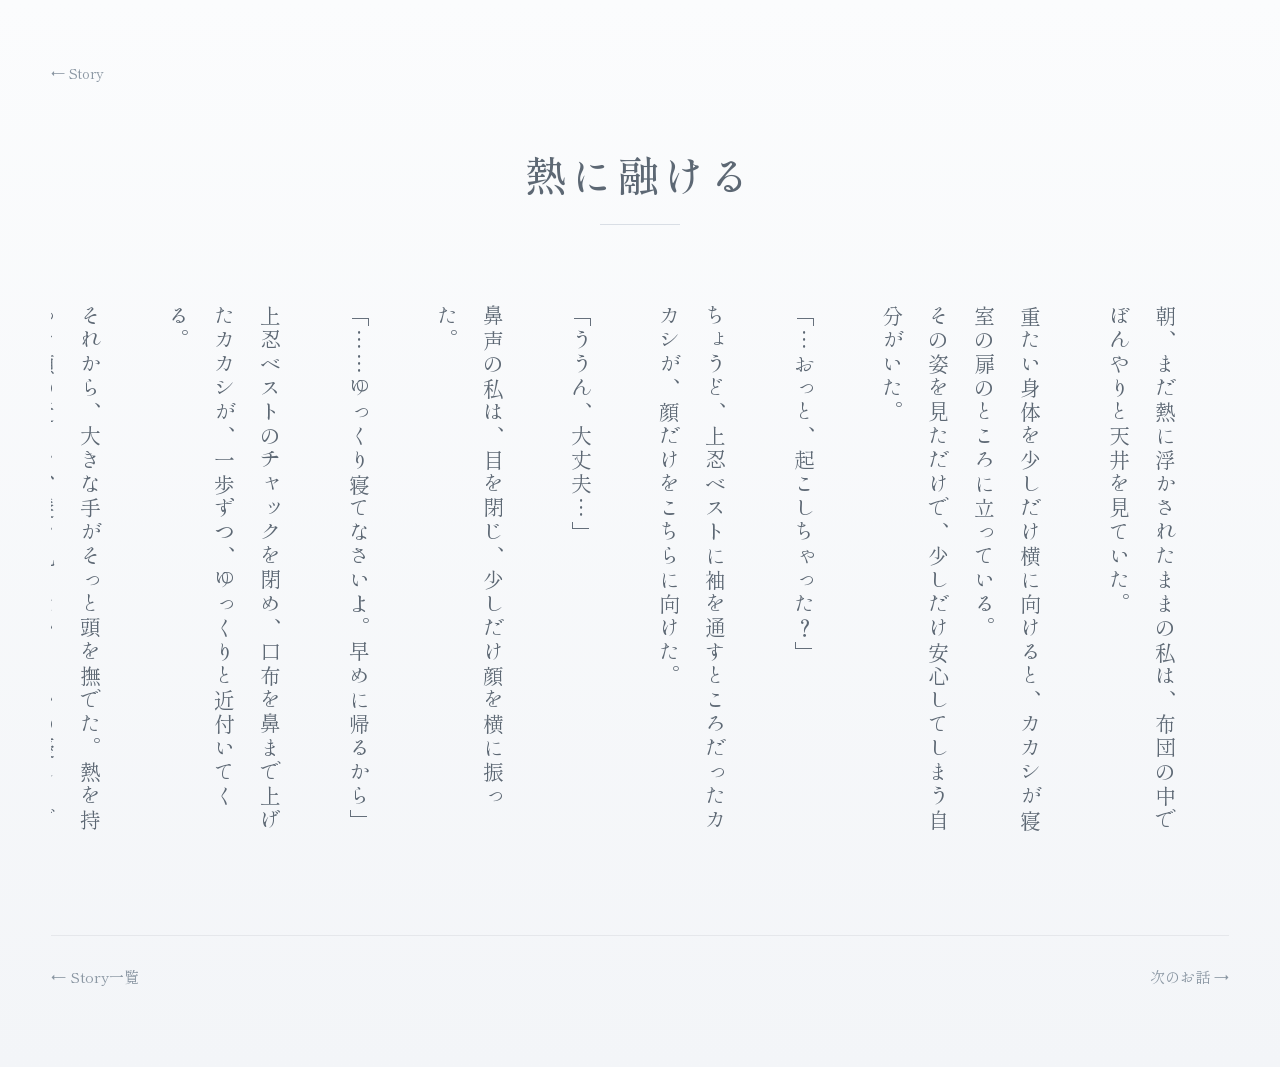
<file: netsu.html>
<!DOCTYPE html>
<html lang="ja">

<head>

<meta charset="UTF-8">
<meta name="viewport" content="width=device-width, initial-scale=1.0">

<title>熱に融ける</title>

<link rel="stylesheet" href="style.css">

<link rel="preconnect" href="https://fonts.googleapis.com">
<link rel="preconnect" href="https://fonts.gstatic.com" crossorigin>

<link href="https://fonts.googleapis.com/css2?family=Cormorant+Garamond:wght@400;600&family=Shippori+Mincho:wght@400;500&display=swap" rel="stylesheet">

</head>

<body>

<section class="novel">

    <a href="story.html" class="back">← Story</a>

    <h1>熱に融ける</h1>

    <div class="novel-body">

朝、まだ熱に浮かされたままの私は、布団の中でぼんやりと天井を見ていた。

重たい身体を少しだけ横に向けると、カカシが寝室の扉のところに立っている。
その姿を見ただけで、少しだけ安心してしまう自分がいた。
　
「…おっと、起こしちゃった？」

ちょうど、上忍ベストに袖を通すところだったカカシが、顔だけをこちらに向けた。

「ううん、大丈夫…」

鼻声の私は、目を閉じ、少しだけ顔を横に振った。

「……ゆっくり寝てなさいよ。早めに帰るから」

上忍ベストのチャックを閉め、口布を鼻まで上げたカカシが、一歩ずつ、ゆっくりと近付いてくる。

それから、大きな手がそっと頭を撫でた。熱を持った額の近くを、髪を乱さないくらいの優しさでゆっくりと。

その手が心地よくて、目を閉じそうになりながらも、私はなんとか口を開いた。

「…カカシ、いってらっしゃい……気をつけてね」

布団を鼻先まで引き上げたまま、やっとのことで伝えると、カカシは少しだけ目を細めた。

口布をしていても、それが笑った顔だとわかるくらいには、私は彼のことを知っている。

「ん。いい子だから、ちゃんと寝てること。じゃ、行ってくるから。」

そう言い残して、部屋を出ていく。
閉まりきる前の扉の向こう、遠ざかる背中を私はぼーっと見送った。

どこでこんな風邪もらっちゃったのかな。
……カカシに伝染《うつ》ってなければいいな。

そんなことを考えながら、また目を閉じる。
身体はだるいし、頭も重い。喉の奥はひりつくし、時々ぞくっと寒気が走る。

ずっと横になっていたはずなのに、一向に楽になる気配はなくて、眠ったのか眠っていないのかも曖昧なまま時間だけが過ぎていった。

ふと気づけば、部屋の中はオレンジ色に変わっていた。

カーテンの隙間から差し込む光は薄く、床の端に細長く伸びている。
もう、こんな時間になってしまったんだ、と鈍い頭で思う。

そろそろカカシが帰ってくる。
任務で疲れて帰ってくるんだから、せめてご飯くらいは作ってあげたい。

そう思って、私はゆっくりと身体を起こした。

たったそれだけで視界がぐらりと揺れる。
熱は朝より下がっていない気がしたし、立ち上がると足元がふわふわして頼りない。
それでも壁に手をついて寝室を出て、なんとか台所までたどり着いた。

お米を出して、鍋を用意して、冷蔵庫を開けて……
ただ、それだけのことが、今日はひどく遠い。

何を作ろうとしていたのか、途中で何度もわからなくなった。
ぼんやりした頭のまま、それでも何かしなくちゃと手を動かしていた、その時。

玄関の方から、扉の開く音がした。

帰ってきた。

そう思って顔を上げた瞬間、ほっとしたせいか、急に全身から力が抜けそうになる。
ぱたぱたと足音が近づいてきて、次の瞬間には、少し呆れたような、それでいて確かに心配の滲んだ声が落ちてきた。

「ただいま……って、寝てなさいって言ったでしょうが」

「…おか――」

言いかけた言葉は最後まで形にならなかった。

ふわり、と身体が浮く。

気づけば私はカカシの腕の中にいて、熱で火照った頬が彼の胸元に触れていた。
広い胸板と、私を抱える腕と、服に残る外の匂い。

「ちょ、ちょっと…カカシ……」

「ちょっと、じゃないでしょうよ。そんなにふらふらして」

軽くたしなめるように言いながら、彼はそのまま寝室まで私を運ぶ。
シーツの上にそっと下ろされて、布団まで掛け直されると、もう完全に逃げ場はなかった。

「……ごめんね」

自分でも情けないくらい弱い声が出る。
任務で疲れて帰ってきたのに、ご飯の支度もできなかった。
それどころか、余計な心配をかけてしまった。

そのことが申し訳なくて、視線を伏せた私に、カカシは少しだけ目を細めた。
それから、いつものあの、やわらかい笑い方をした。

「なーにが」

その笑顔に、胸の奥がじんわり熱くなる。

「ま、そこで大人しくしてなさい。わかった？」

「……うん」

言われるまま小さく頷くと、カカシは私の額に一瞬だけ手を当ててから部屋を出ていった。

台所から水の音や、鍋の触れ合う音が聞こえてくる。
規則的なその気配を、私は布団の中でぼんやりと聞いていた。
熱が上がっているのか、自分の吐く息が、熱い。

しばらくして、再び扉が開く。

「はい、お待たせ」

部屋着に着替えて、その上からエプロンをつけたカカシが入ってきた。
手には、湯気の立つ器。ほんのりと生姜の香りが部屋に広がって、それだけで少し身体が温まる気がする。

「生姜たっぷり入れた中華粥…食べれそう？」

私はこくん、と小さく頷いた。

するとカカシはベッドの端に腰を下ろして、私の背中に腕を回した。
ゆっくりと上体を起こされ、そのまま自然に彼の身体へ預ける形になる。

「はい、ゆっくりね」

木製の匙《スプーン》ですくったお粥に、ふう、ふう、と息を吹きかける。
私は大人なのに、まるで子どもみたいだな、と思いながら口を開けた。

とろりとしたお粥は、生姜の香りがきいていて、出汁の味がやさしくて、弱った身体にじんわり染みていく。

さすがカカシ、料理上手だなあ。こんな時でもちゃんと、美味しいんだもん。

でも、食べ進めるうちに、やっぱりすぐ限界がきてしまった。
半分ほど食べたところで、首を小さく横に振る。

「……もう、食べれない…」

せっかく作ってくれたのに申し訳ないな、と思いながらもそう言うと、カカシは器を置いて、私の髪をくしゃりと優しく撫でた。

「そ。じゃあ今日はここまで。頑張って食べたね」

まるで褒めるみたいなその言い方に、胸がきゅっとした。
こんなふうに甘やかされると、余計に顔が熱くなる。

本当に、大好きだな。この人のこと。

ぼんやりした頭の奥で、改めてそう思う。

薬を飲ませてもらって、また布団に寝かされると、カカシは私の顔を覗き込むようにして、ふっと笑った。

「…はやく、よくなりなさいよ」

その声があまりにも優しくて、私は胸の奥がいっぱいになるのを感じた。

「……カカシ、ありがとう」

そう言うと、彼はほんの少しだけ目元を和らげていて、それを見た私は、また熱が上がったような気がした。

火照る頬を布団に埋めながら、私はぼんやり考える。

この熱は、風邪のせいだけじゃない。
きっと、この人のせいだ。

    </div>

    <nav class="novel-nav">

        <a href="story.html">← Story一覧</a>

        <a href="next.html">次のお話 →</a>

    </nav>

</section>

<script src="novel.js"></script>

</body>

</html>
</file>
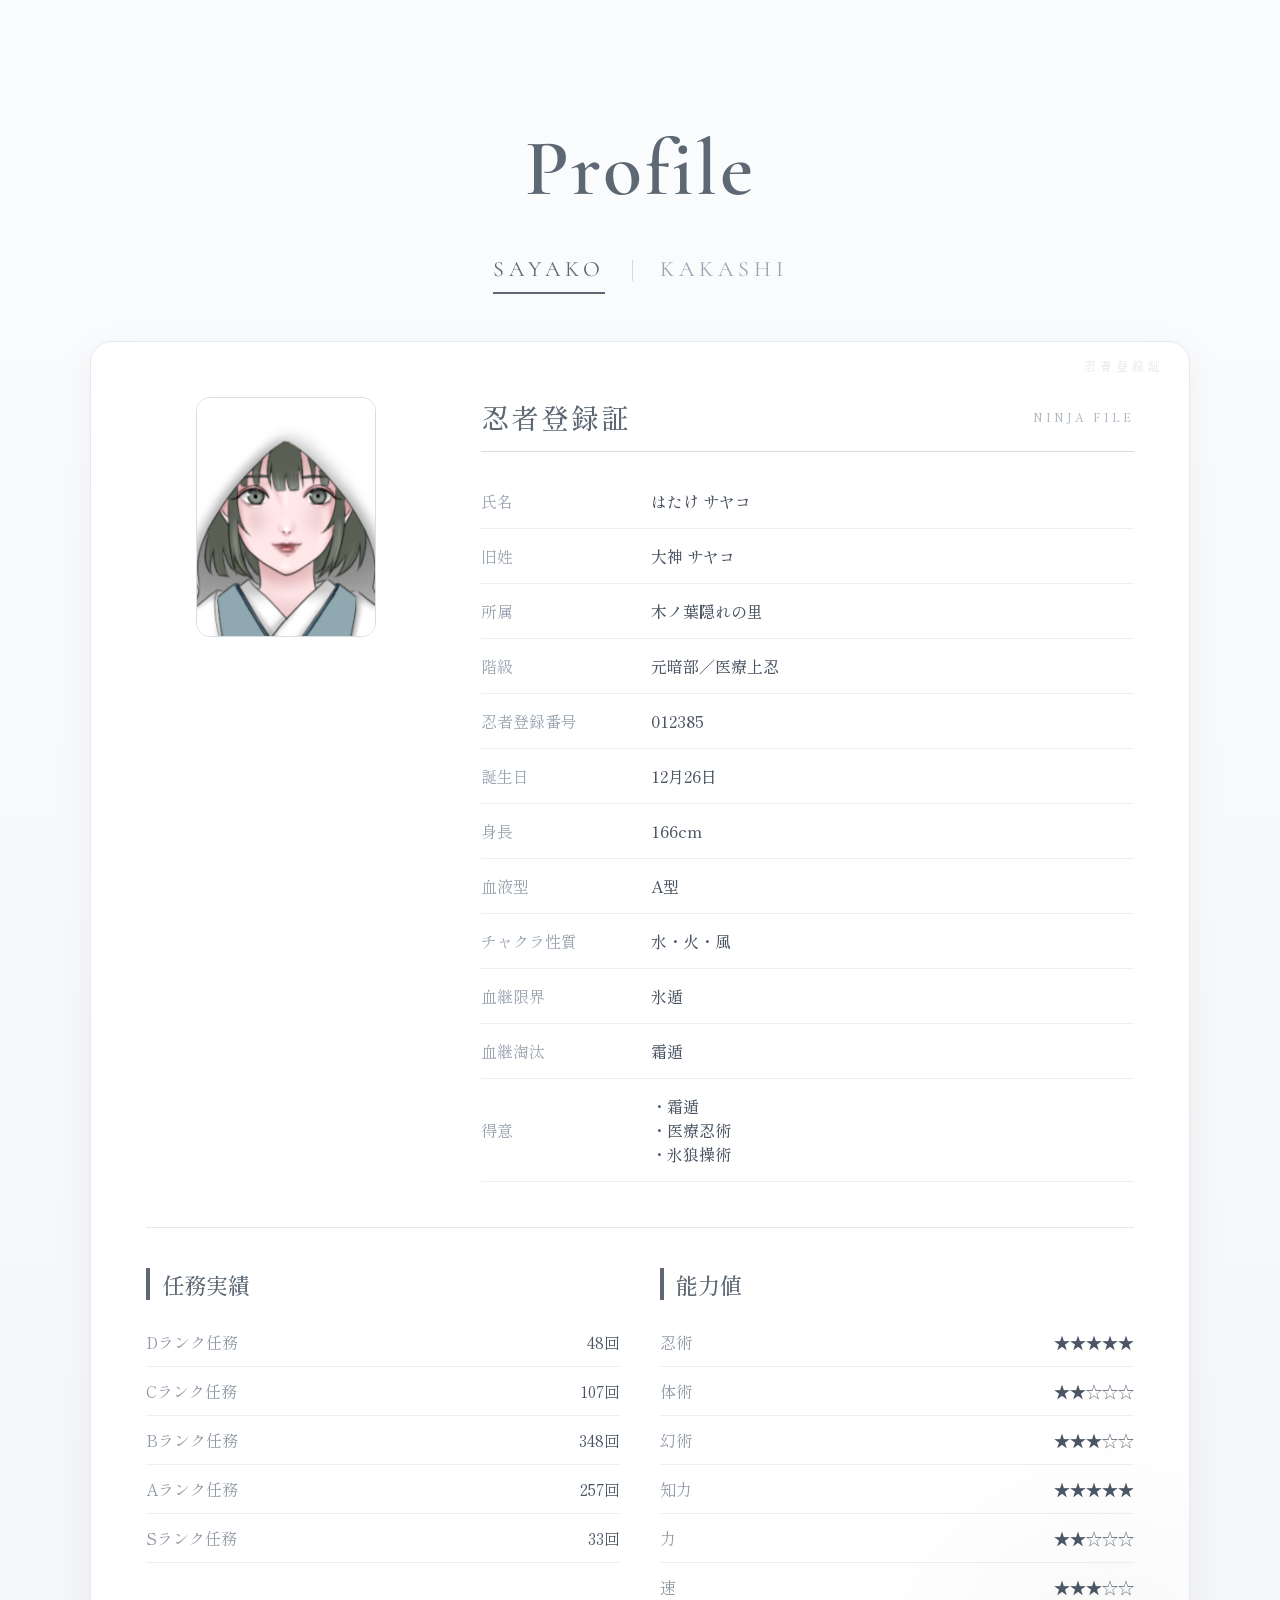
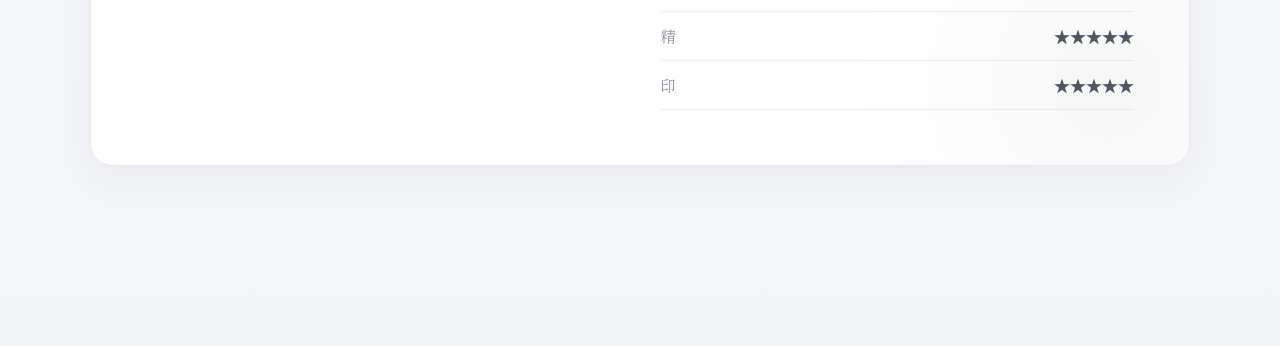
<file: profile.html>
<!DOCTYPE html>
<html lang="ja">

<head>

<meta charset="UTF-8">
<meta name="viewport" content="width=device-width, initial-scale=1.0">

<title>Profile</title>

<link rel="stylesheet" href="style.css">

<link rel="preconnect" href="https://fonts.googleapis.com">
<link rel="preconnect" href="https://fonts.gstatic.com" crossorigin>

<link href="https://fonts.googleapis.com/css2?family=Cormorant+Garamond:wght@400;600&family=Shippori+Mincho:wght@400;500&display=swap" rel="stylesheet">

</head>

<body>

<section class="profile">

<h1>Profile</h1>

<div class="profile-tabs">

<button class="tab-btn active"
onclick="showProfile('sayako',this)">
SAYAKO
</button>

<span>|</span>

<button class="tab-btn"
onclick="showProfile('kakashi',this)">
KAKASHI
</button>

</div>



<!-- =========================
     SAYAKO
========================= -->

<div id="sayako" class="profile-content active">

    <div class="profile-card">

        <div class="profile-top">

            <div class="profile-image">

                <img src="images/000001.png" alt="大神サヤコ">

            </div>

            <div class="profile-info">

                <h2>忍者登録証</h2>

                <table>

                    <tr><th>氏名</th><td>はたけ サヤコ</td></tr>

                    <tr><th>旧姓</th><td>大神 サヤコ</td></tr>

                    <tr><th>所属</th><td>木ノ葉隠れの里</td></tr>

                    <tr><th>階級</th><td>元暗部／医療上忍</td></tr>

                    <tr><th>忍者登録番号</th><td>012385</td></tr>

                    <tr><th>誕生日</th><td>12月26日</td></tr>

                    <tr><th>身長</th><td>166cm</td></tr>

                    <tr><th>血液型</th><td>A型</td></tr>

                    <tr><th>チャクラ性質</th><td>水・火・風</td></tr>

                    <tr><th>血継限界</th><td>氷遁</td></tr>

                    <tr><th>血継淘汰</th><td>霜遁</td></tr>

                    <tr><th>得意</th><td>・霜遁<br>
                        ・医療忍術<br>
                        ・氷狼操術</td></tr>

                </table>

            </div>

        </div>

        <div class="profile-description">

            <div class="profile-section">

                <h3>任務実績</h3>

                <table class="status-table">

                    <tr><th>Dランク任務</th><td>48回</td></tr>

                    <tr><th>Cランク任務</th><td>107回</td></tr>

                    <tr><th>Bランク任務</th><td>348回</td></tr>

                    <tr><th>Aランク任務</th><td>257回</td></tr>

                    <tr><th>Sランク任務</th><td>33回</td></tr>

                </table>

            </div>

            <div class="profile-section">

                <h3>能力値</h3>

                <table class="status-table">

                    <tr><th>忍術</th><td>★★★★★</td></tr>

                    <tr><th>体術</th><td>★★☆☆☆</td></tr>

                    <tr><th>幻術</th><td>★★★☆☆</td></tr>

                    <tr><th>知力</th><td>★★★★★</td></tr>

                    <tr><th>力</th><td>★★☆☆☆</td></tr>

                    <tr><th>速</th><td>★★★☆☆</td></tr>

                    <tr><th>精</th><td>★★★★★</td></tr>

                    <tr><th>印</th><td>★★★★★</td></tr>

                </table>

            </div>

        </div>

    </div>

</div>

<!-- =========================
     KAKASHI
========================= -->

<div id="kakashi" class="profile-content">

    <div class="profile-card">

        <div class="profile-top">

            <div class="profile-image">
                <img src="images/000002.png" alt="はたけカカシ">
            </div>

            <div class="profile-info">

                <h2>忍者登録証</h2>

                <table>

                    <tr><th>氏名</th><td>はたけ カカシ</td></tr>

                    <tr><th>所属</th><td>木ノ葉隠れの里</td></tr>

                    <tr><th>階級</th><td>元暗部／六代目火影</td></tr>

                    <tr><th>忍者登録番号</th><td>009720</td></tr>

                    <tr><th>誕生日</th><td>9月15日</td></tr>

                    <tr><th>身長</th><td>181cm</td></tr>

                    <tr><th>血液型</th><td>O型</td></tr>

                    <tr><th>チャクラ性質</th><td>雷・水・土・火・風</td></tr>

                    <tr><th>得意</th><td>・雷切<br>
                    ・紫電<br>
                    ・口寄せ（八忍犬）</td></tr>

                </table>

            </div>

        </div>

        <div class="profile-description">

            <div class="profile-section">

                <h3>任務実績</h3>

                <table class="status-table">

                    <tr><th>Dランク任務</th><td>197回</td></tr>

                    <tr><th>Cランク任務</th><td>190回</td></tr>

                    <tr><th>Bランク任務</th><td>414回</td></tr>

                    <tr><th>Aランク任務</th><td>298回</td></tr>

                    <tr><th>Sランク任務</th><td>42回</td></tr>

                </table>

            </div>

            <div class="profile-section">

                <h3>能力値</h3>

                <table class="status-table">

                    <tr><th>忍術</th><td>★★★★★</td></tr>

                    <tr><th>体術</th><td>★★★★☆</td></tr>

                    <tr><th>幻術</th><td>★★★★☆</td></tr>

                    <tr><th>知力</th><td>★★★★★</td></tr>

                    <tr><th>力</th><td>★★★☆☆</td></tr>

                    <tr><th>速</th><td>★★★★★</td></tr>

                    <tr><th>精</th><td>★★★★★</td></tr>

                    <tr><th>印</th><td>★★★★★</td></tr>

                </table>

            </div>

        </div>

    </div>

</div>

</section>

<script>

function showProfile(id,button){

document.querySelectorAll(".profile-content").forEach(content=>{

content.classList.remove("active");

});

document.querySelectorAll(".tab-btn").forEach(btn=>{

btn.classList.remove("active");

});

document.getElementById(id).classList.add("active");

button.classList.add("active");

}

</script>

</body>

</html>
</file>
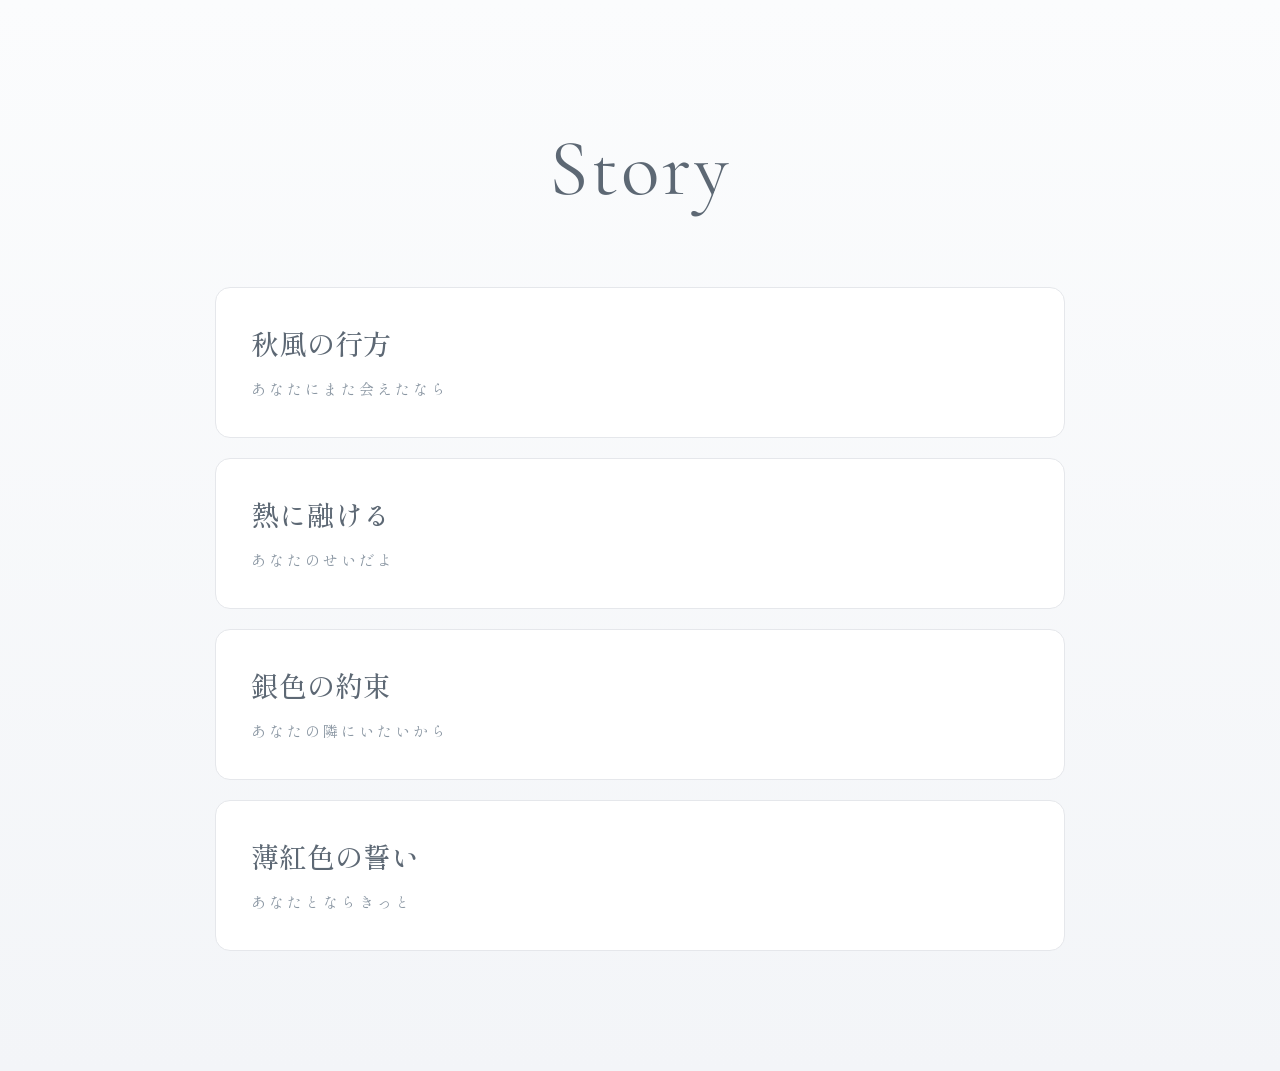
<file: Story.html>
<!DOCTYPE html>
<html lang="ja">

<head>

<meta charset="UTF-8">
<meta name="viewport" content="width=device-width, initial-scale=1">

<title>Story</title>

<link rel="stylesheet" href="style.css">

<link rel="preconnect" href="https://fonts.googleapis.com">
<link rel="preconnect" href="https://fonts.gstatic.com" crossorigin>

<link href="https://fonts.googleapis.com/css2?family=Cormorant+Garamond:wght@400;600&family=Shippori+Mincho:wght@400;500&display=swap" rel="stylesheet">

</head>

<body>

<section class="story">

    <h1>Story</h1>

    <div class="story-list">

        <a href="akikaze.html" class="story-card">

            <h2>秋風の行方</h2>

            <p>あなたにまた会えたなら</p>

        </a>

        <a href="netsu.html" class="story-card">

            <h2>熱に融ける</h2>

            <p>あなたのせいだよ</p>

        </a>

        <a href="giniro.html" class="story-card">

            <h2>銀色の約束</h2>

            <p>あなたの隣にいたいから</p>

        </a>

        <a href="usubeni.html" class="story-card">

            <h2>薄紅色の誓い</h2>

            <p>あなたとならきっと</p>

        </a>

    </div>

</section>

</body>

</html>
</file>
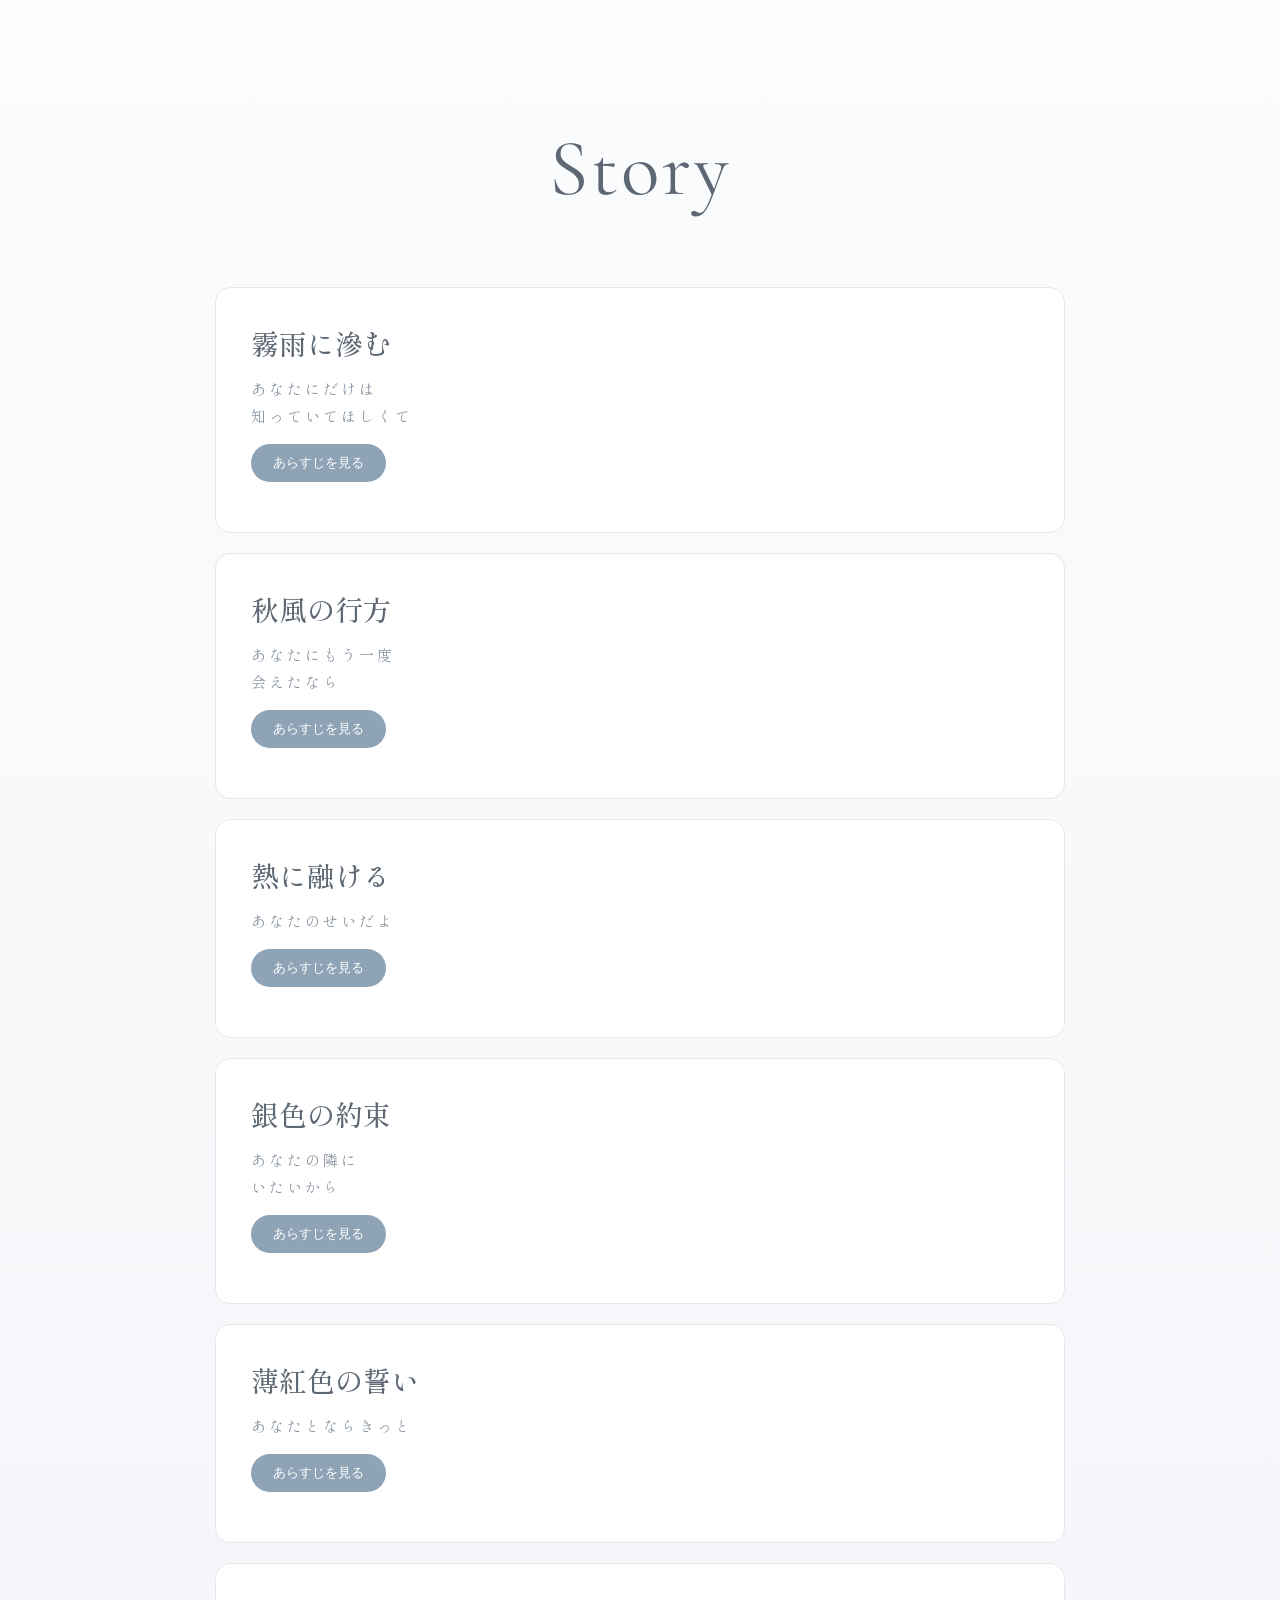
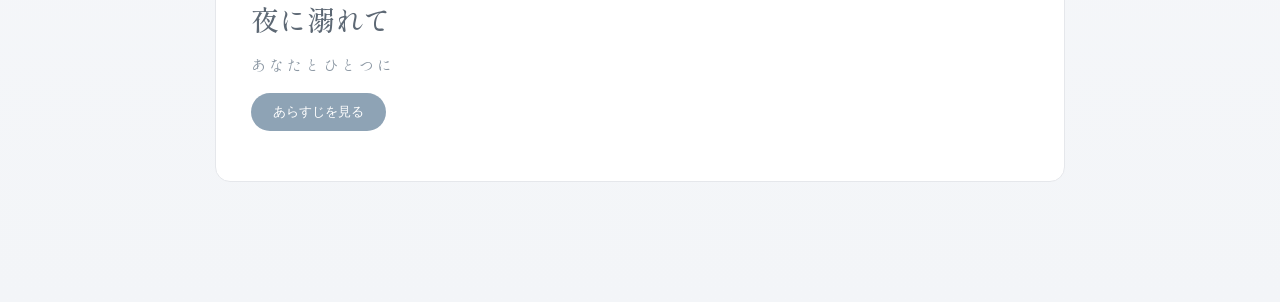
<file: story.html>
<!DOCTYPE html>
<html lang="ja">

<head>

<meta charset="UTF-8">
<meta name="viewport" content="width=device-width, initial-scale=1">

<title>Story</title>

<link rel="stylesheet" href="style.css">

<link rel="preconnect" href="https://fonts.googleapis.com">
<link rel="preconnect" href="https://fonts.gstatic.com" crossorigin>

<link href="https://fonts.googleapis.com/css2?family=Cormorant+Garamond:wght@400;600&family=Shippori+Mincho:wght@400;500&display=swap" rel="stylesheet">

</head>

<body>

<section class="story">

    <h1>Story</h1>
    <div class="story-list">

<div class="story-card">

    <h2>霧雨に滲む</h2>
    <p class="catch">あなたにだけは<br>
    知っていてほしくて</p>

    <button class="summary-btn">あらすじを見る</button>

    <div class="summary">

        <p>
           水の国での任務中、<br>
           暗部・イロドリは<br>
           故郷である霧隠れの追忍に<br>
           突如襲撃される。<br><br>
           狙われた理由は<br>
           彼女が秘め続けてきた<br>
           血継淘汰だった。<br><br>
           仲間を守るため<br>
           命を懸ける少女と<br>
           「仲間は決して殺させない」と<br>
           誓う一人の忍。<br><br>
           誰にも語られなかった過去と<br>
           誰にも言えなかった想いが交錯する。
        </p>

        <a href="kirisame.html" class="read-btn">続きを読む</a>

    </div>

</div>
        
<div class="story-card">

    <h2>秋風の行方</h2>
    <p class="catch">あなたにもう一度<br>
    会えたなら</p>

    <button class="summary-btn">あらすじを見る</button>

    <div class="summary">

        <p>
           第四次忍界大戦終戦後、<br>
           慰霊碑で再会した二人。<br><br>
           「生きていてほしい」と<br>
           願い続けた想いは、<br>
           もう胸の奥にしまっておくことが<br>
           できなかった。<br><br>
           失うことを知りすぎた二人が、<br>
           初めて自分たちの未来を選ぶ、<br>
           秋の日の物語。
        </p>

        <a href="akikaze.html" class="read-btn">続きを読む</a>

    </div>

</div>

<div class="story-card">

    <h2>熱に融ける</h2>
    <p class="catch">あなたのせいだよ</p>

    <button class="summary-btn">あらすじを見る</button>

    <div class="summary">

        <p>
           風邪をひいた、たったそれだけの日。<br>
           それでも、大切な人がそばにいるだけで、<br>
           世界はこんなにも温かい。<br><br>
           何気ない時間の中で触れる、<br>
           小さな幸せ。<br><br>
           何気ない一日だからこそ愛おしい、<br>
           夫婦になった二人の日常の物語。
        </p>

        <a href="netsu.html" class="read-btn">続きを読む</a>

    </div>

</div>

<div class="story-card">

    <h2>銀色の約束</h2>
    <p class="catch">あなたの隣に<br>
    いたいから</p>

    <button class="summary-btn">あらすじを見る</button>

    <div class="summary">

        <p>
           守れなかった過去がある。<br>
           だからこそ、<br>
           今度こそ守りたい未来がある。<br><br>
           任務帰りの夕暮れ。<br>
           穏やかな帰り道で交わされる、<br>
           たったひとつの約束。<br><br>
           銀色に輝くその想いは、<br>
           二人の人生を<br>
           新しい季節へと導いていく。
        </p>

        <a href="giniro.html" class="read-btn">続きを読む</a>

    </div>

</div>

<div class="story-card">

    <h2>薄紅色の誓い</h2>
    <p class="catch">あなたとならきっと</p>

    <button class="summary-btn">あらすじを見る</button>

    <div class="summary">

        <p>
           夫婦になった二人が迎える、<br>
           新たな節目。<br><br>
           少しずつ進んでいく婚礼の準備は、<br>
           二人が歩んできた日々を<br>
           優しく振り返る時間でもあった。<br><br>
           薄紅色の桜が舞う春の日、<br>
           大切な人と永遠を誓う物語。
        </p>

        <a href="giniro.html" class="read-btn">続きを読む</a>

    </div>

</div>

<div class="story-card">

    <h2>夜に溺れて</h2>
    <p class="catch">あなたとひとつに</p>

    <button class="summary-btn">あらすじを見る</button>

    <div class="summary">

        <p>
        恋人として歩み始めた二人の、<br>
        新しい暮らし。<br><br>
        幸せな日々の中で芽生えた小さな不安は、<br>
        互いを想う優しさゆえのすれ違いだった。<br><br>
        月明かりが静かに降り注ぐ夜、<br>
        言葉にできなかった想いを伝え合い、<br>
        二人は心も温もりも重ねていく。<br><br>
        愛する人と本当の意味で結ばれる、<br>
        優しく甘い夜の物語。

        </p>

        <a href="yoruni.html" class="read-btn">続きを読む</a>

    </div>

</div>

</div>

</section>

<script>

const buttons = document.querySelectorAll(".summary-btn");

buttons.forEach(button => {

    button.addEventListener("click", ()=>{

        const summary = button.nextElementSibling;

        summary.classList.toggle("open");

        button.textContent =
            summary.classList.contains("open")
            ? "閉じる"
            : "あらすじを見る";

    });

});

</script></body>

</html>
</file>
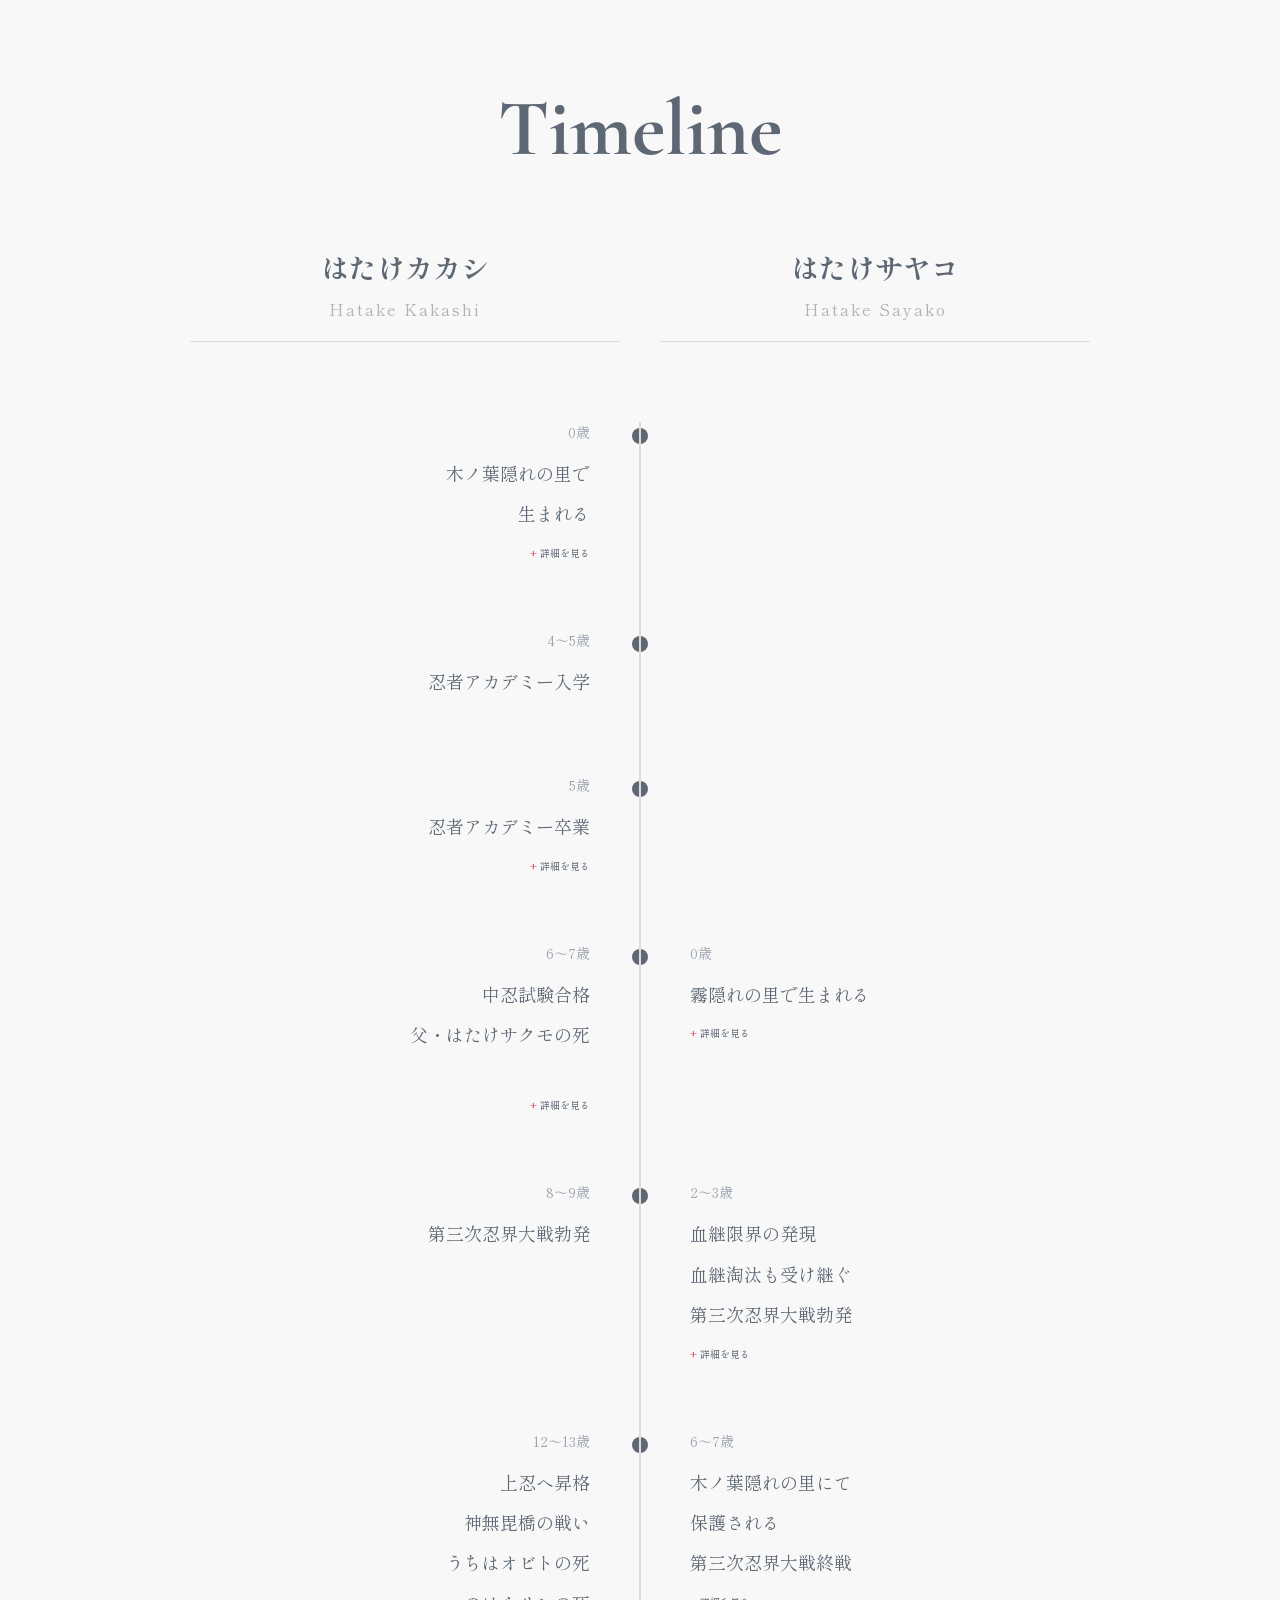
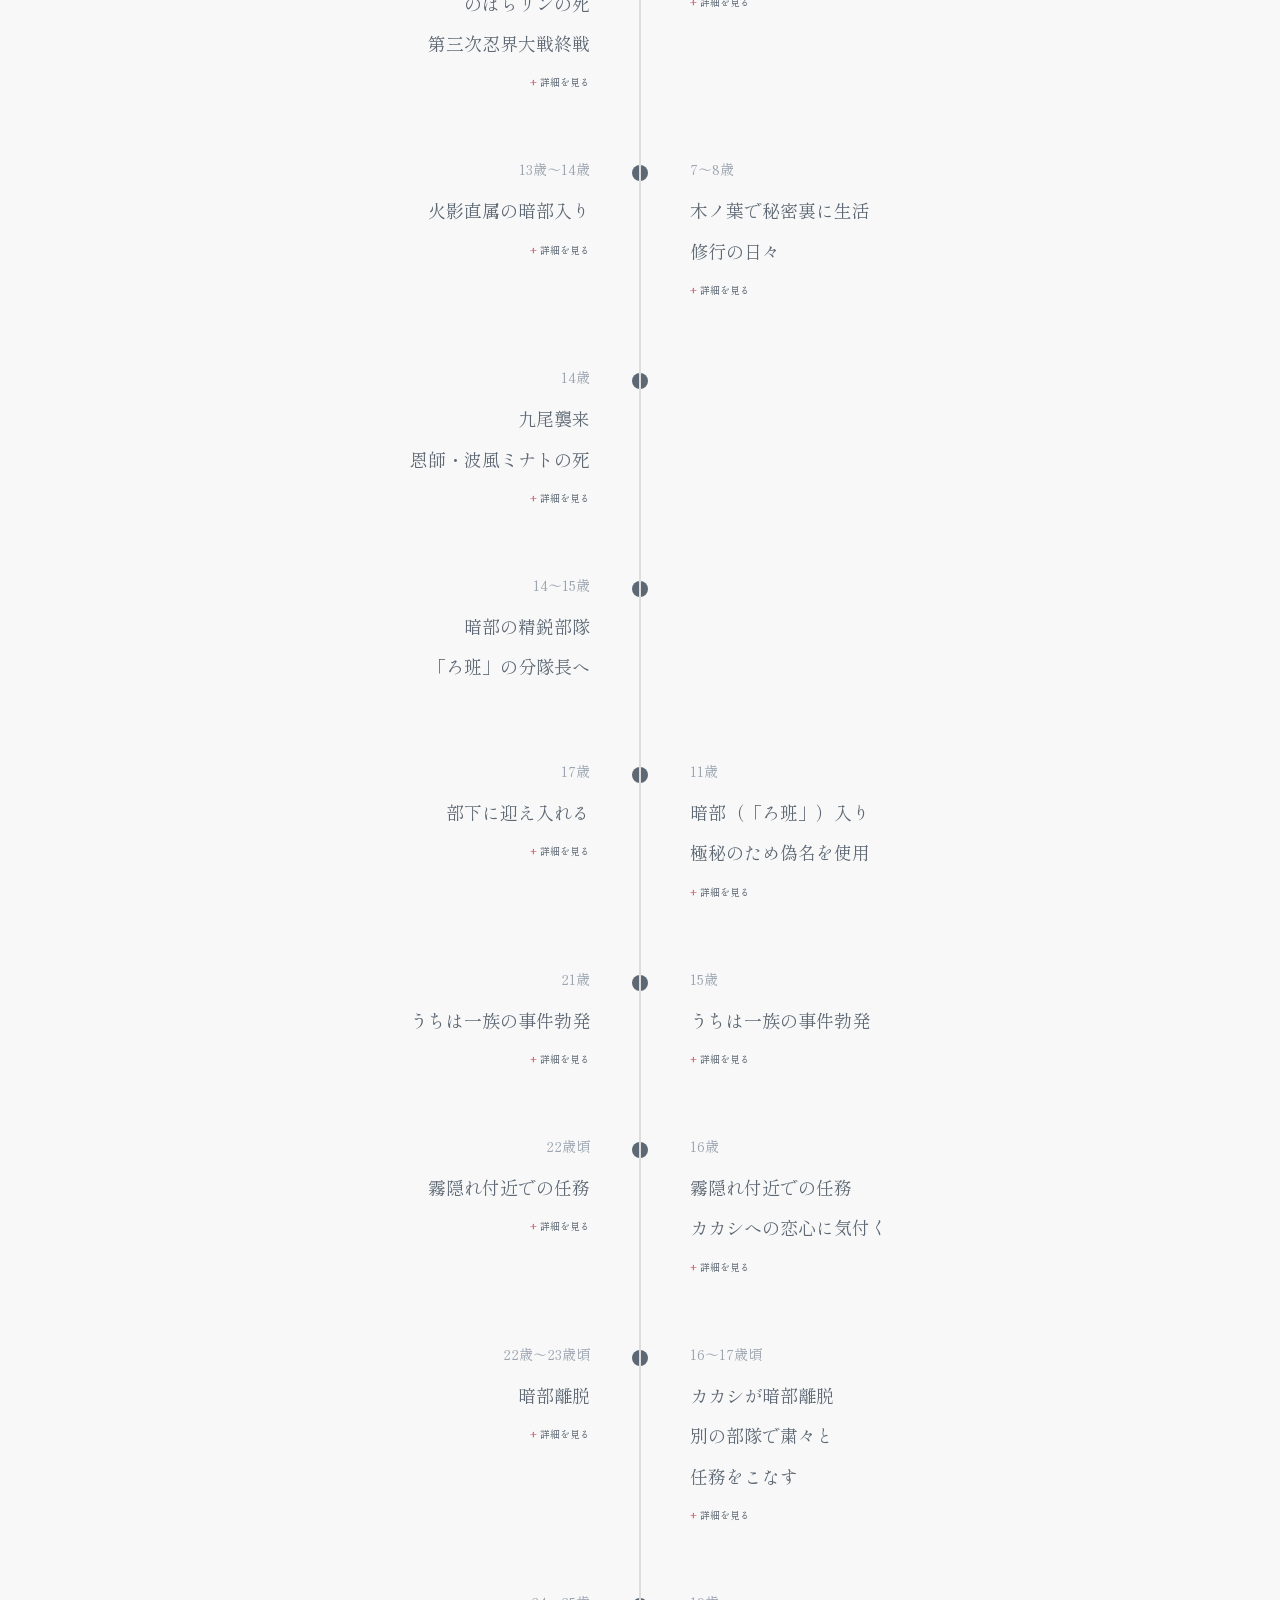
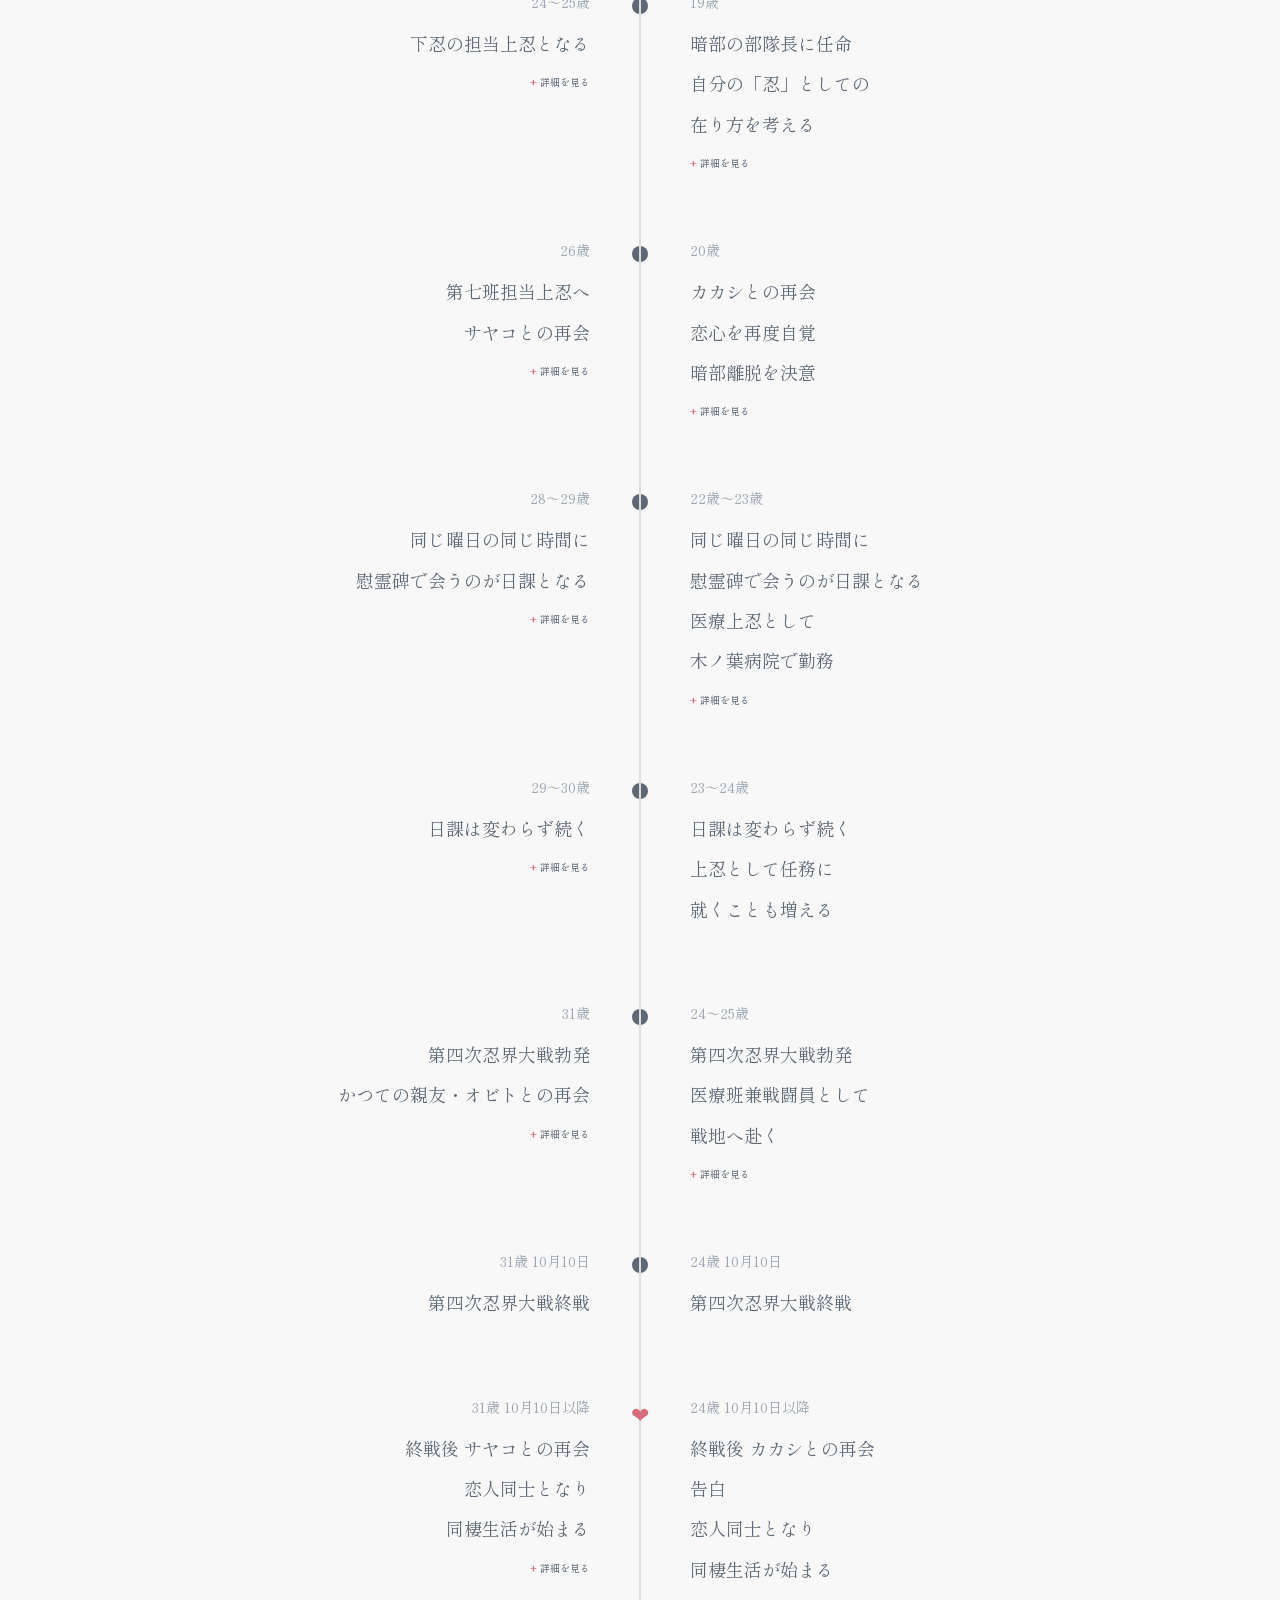
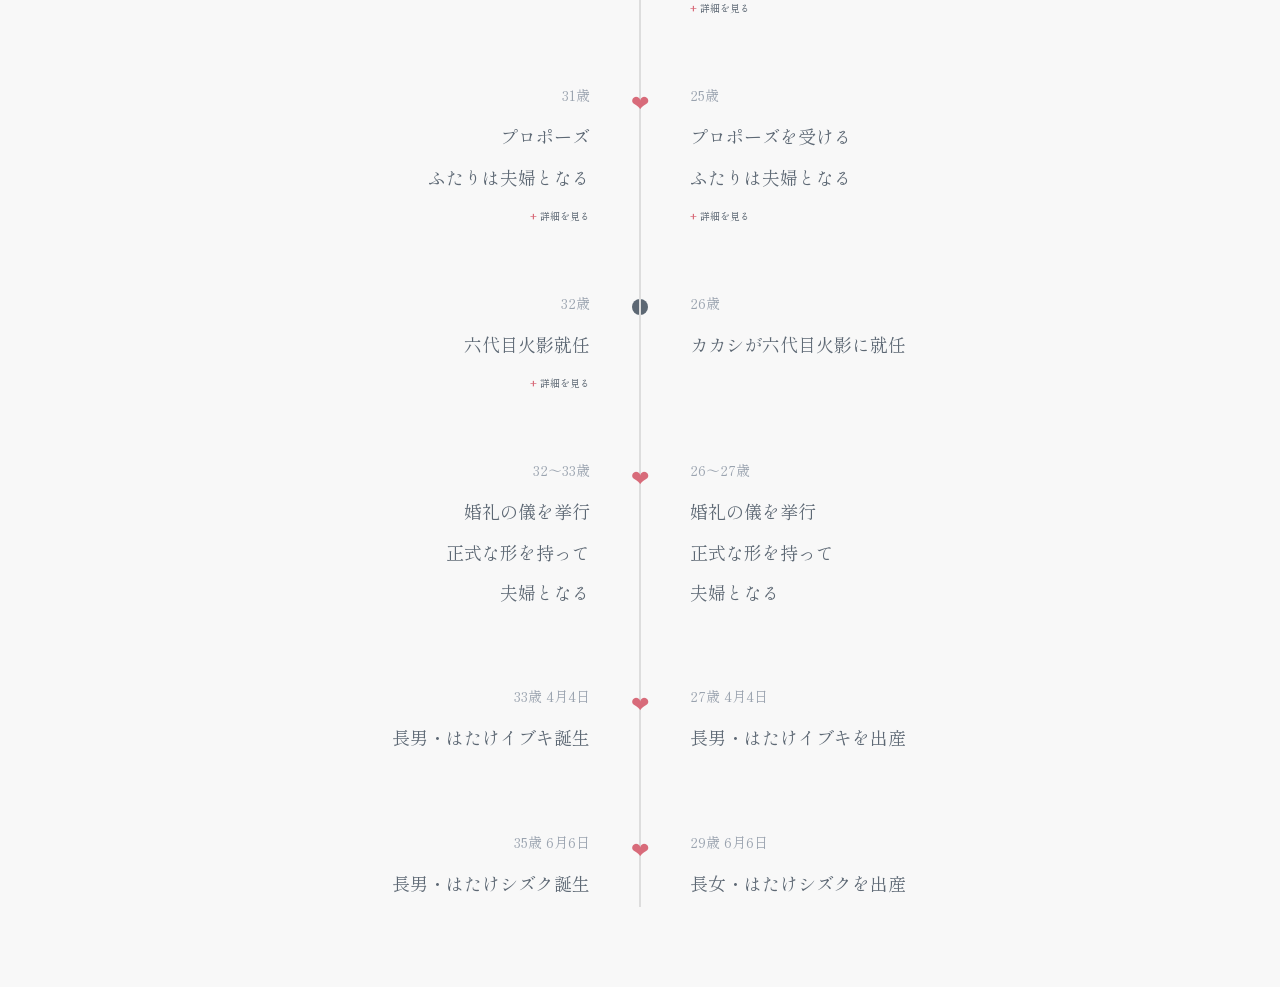
<file: timeline.html>
<!DOCTYPE html>
<html lang="ja">

<head>

    <meta charset="UTF-8">

    <meta name="viewport" content="width=device-width, initial-scale=1.0">

    <title>Timeline</title>

    <link rel="stylesheet" href="timeline.css">

    <link rel="preconnect" href="https://fonts.googleapis.com">
    <link rel="preconnect" href="https://fonts.gstatic.com" crossorigin>

    <link href="https://fonts.googleapis.com/css2?family=Cormorant+Garamond:wght@400;600&family=Shippori+Mincho:wght@400;700&display=swap" rel="stylesheet">

</head>

<body>

<section class="timeline">

    <h1>Timeline</h1>

    <div class="header">

        <div>
            <h2>はたけカカシ</h2>
            <p>Hatake Kakashi</p>
        </div>

        <div>
            <h2>はたけサヤコ</h2>
            <p>Hatake Sayako</p>
        </div>

    </div>

    <div class="timeline-container">

        <!-- ここから１ブロック -->

        <div class="timeline-row">

            <div class="left">

                <div class="age">
                    0歳
                </div>

                <ul>

                    <li>木ノ葉隠れの里で</li>
                    <li>生まれる</li>

                </ul>

    <details>

        <summary>詳細を見る</summary>

        <p>
            「木ノ葉の白い牙」と<br>
            呼ばれたエリート忍者<br>
            はたけサクモの子として<br>
            生まれる
        </p>

    </details>

</div>
            <div class="center">

                <span class="dot"></span>

            </div>

            <div class="right"></div>

        </div>

        <!-- ここまで１ブロック -->

        <!-- ここから１ブロック -->

        <div class="timeline-row">

            <div class="left">

                <div class="age">
                    4〜5歳
                </div>

                <ul>

                    <li>忍者アカデミー入学</li>

                </ul>

</div>

            <div class="center">

                <span class="dot"></span>

            </div>

            <div class="right"></div>

        </div>

        <!-- ここまで１ブロック -->

        <!-- ここから１ブロック -->

        <div class="timeline-row">

            <div class="left">

                <div class="age">
                    5歳
                </div>

                <ul>

                    <li>忍者アカデミー卒業</li>

                </ul>
<details>

    <summary>詳細を見る</summary>

    <p>
        異例のはやさで<br>
        忍者アカデミーを<br>
        卒業する<br>
    </p>

</details>
            </div>

            <div class="center">

                <span class="dot"></span>

            </div>

            <div class="right"></div>

            </div>

        <!-- ここまで１ブロック -->

                <!-- ここから１ブロック -->

        <div class="timeline-row">

            <div class="left">

                <div class="age">
                    6～7歳
                </div>

                <ul>

                    <li>中忍試験合格</li>
                    <li>父・はたけサクモの死</li>
            　　</ul>

<details>

    <summary>詳細を見る</summary>

    <p>
        異例のはやさで<br>
        中忍試験にも合格<br>
        エリートとしての道を<br>
        着実に歩む<br><br>
        自宅にて誹謗中傷を苦に<br>
        自死している父を発見する<br>
    </p>

</details>
            </div>

            <div class="center">

                <span class="dot"></span>

            </div>

            <div class="right">

                <div class="age">
                    0歳
                </div>

                <ul>

                    <li>霧隠れの里で生まれる</li>

                </ul>
<details>

    <summary>詳細を見る</summary>

    <p>
        父・大神ヒオガ<br>
        母・大神ツララの子として<br>
        生まれる<br>
</details>

        </div>

</div>        <!-- ここまで１ブロック -->

                <!-- ここから１ブロック -->

        <div class="timeline-row">

            <div class="left">

                <div class="age">
                    8～9歳
                </div>

                <ul>

                    <li>第三次忍界大戦勃発</li>

                </ul>

            </div>

            <div class="center">

                <span class="dot"></span>

            </div>

            <div class="right">

                <div class="age">
                    2～3歳
                </div>

                <ul>

                    <li>血継限界の発現</li>
                    <li>血継淘汰も受け継ぐ</li>
                    <li>第三次忍界大戦勃発</li>

                </ul>
<details>

    <summary>詳細を見る</summary>

    <p>
        第三次忍界大戦中<br>
        里の窮地を救うため<br>
        母・ツララは<br>
        自分の能力を使い<br>
        血継限界・血継淘汰が<br>
        里に知られたことで<br>
        一族は追われる<br><br>

        父と母は氷狼の<br>
        ヒョウとセツに<br>
        サヤコを託し<br>
        木ノ葉へ逃がした<br><br>

        一族は粛清された<br>

    </p>

</details>

</div>

        </div>

        <!-- ここまで１ブロック -->

                <!-- ここから１ブロック -->

        <div class="timeline-row">

            <div class="left">

                <div class="age">
                    12～13歳
                </div>

                <ul>

                    <li>上忍へ昇格</li>
                    <li>神無毘橋の戦い</li>
                    <li>うちはオビトの死</li>
                    <li>のはらリンの死</li>
                    <li>第三次忍界大戦終戦</li>

                </ul>
<details>

    <summary>詳細を見る</summary>

    <p>
        上忍へ昇格<br>
        初めての上忍としての<br>
        任務-神無毘橋の任務にて<br>
        うちはオビトを失う<br>
        また その後のはらリンも失う<br><br>
        オビトとの約束を<br>
        守れなかったこと<br>
        仲間を失ったことで<br>
        絶望に飲み込まれる<br>
    </p>

</details>
            </div>

            <div class="center">

                <span class="dot"></span>

            </div>

            <div class="right">

                <div class="age">
                    6〜7歳
                </div>

                <ul>

                    <li>木ノ葉隠れの里にて</li>
                    <li>保護される</li>
                    <li>第三次忍界大戦終戦</li>

                </ul>
<details>

    <summary>詳細を見る</summary>

    <p>
        サヤコも追忍に追われ<br>
        ヒョウ・セツと共に<br>
        深手を負うが<br>
        命からがら里の境界線を越え<br>
        木ノ葉隠れの里<br>
        三代目火影に保護されて<br>
        一命を取り留める<br>
        その後 第三次忍界大戦が終戦<br>
    </p>

</details>
            </div>

        </div>

        <!-- ここまで１ブロック -->

                <!-- ここから１ブロック -->

        <div class="timeline-row">

            <div class="left">

                <div class="age">
                    13歳〜14歳
                </div>

                <ul>

                    <li>火影直属の暗部入り</li>

                </ul>
<details>

    <summary>詳細を見る</summary>

    <p>
        四代目火影より<br>
        直々に命を受け<br>
        火影直属の<br>
        暗部入りを果たす<br>
    </p>

</details>
            </div>

            <div class="center">

                <span class="dot"></span>

            </div>

            <div class="right">

                <div class="age">
                    7～8歳
                </div>

                <ul>

                    <li>木ノ葉で秘密裏に生活</li>
                    <li>修行の日々</li>

                </ul>
<details>

    <summary>詳細を見る</summary>

    <p>
        木ノ葉隠れの里で<br>
        秘密裏に生活をする<br>
        常に火影直属の<br>
        暗部が護衛につき<br>
        （カカシもよく<br>
        護衛についていた）<br>
        里の外に出ることや<br>
        アカデミーに通うことは<br>
        許されず<br>
        基本自由はなかった<br><br>
        修行に明け暮れる<br>
        日々を過ごす<br>
    </p>

</details>
            </div>

        </div>

        <!-- ここまで１ブロック -->

                <!-- ここから１ブロック -->

        <div class="timeline-row">

            <div class="left">

                <div class="age">
                    14歳
                </div>

                <ul>

                    <li>九尾襲来</li>
                    <li>恩師・波風ミナトの死</li>

                </ul>
<details>

    <summary>詳細を見る</summary>

    <p>
        九尾の襲来<br><br>
        それにより<br>
        恩師であった<br>
        波風ミナトをも失う<br>
    </p>

</details>
            </div>

            <div class="center">

                <span class="dot"></span>

            </div>

            <div class="right"></div>

            </div>

        <!-- ここまで１ブロック -->

                <!-- ここから１ブロック -->

        <div class="timeline-row">

            <div class="left">

                <div class="age">
                    14〜15歳
                </div>

                <ul>

                    <li>暗部の精鋭部隊</li>
                    <li>「ろ班」の分隊長へ</li>

                </ul>

            </div>

            <div class="center">

                <span class="dot"></span>

            </div>

            <div class="right"></div>

            </div>

        <!-- ここまで１ブロック -->

        <!-- ここから１ブロック -->

        <div class="timeline-row">

            <div class="left">

                <div class="age">
                    17歳
                </div>

                <ul>

                    <li>部下に迎え入れる</li>

                </ul>
<details>

    <summary>詳細を見る</summary>

    <p>
        「イロドリ」と名乗る<br>
        少女を部下に迎える<br>
    </p>

</details>
            </div>

            <div class="center">

                <span class="dot"></span>

            </div>

            <div class="right">

                <div class="age">
                    11歳
                </div>

                <ul>

                    <li>暗部（「ろ班」）入り</li>
                    <li>極秘のため偽名を使用</li>

                </ul>
<details>

    <summary>詳細を見る</summary>

    <p>
        三代目火影より<br>
        偽名を名乗るよう<br>
        助言があり<br>
        「イロドリ」と名乗る<br>
        高練度の医療忍術と<br>
        「霜遁」の能力を買われ<br>
        カカシ率いる<br>
        暗部の精鋭部隊である<br>
        「ろ班」へ配属となる<br>
    </p>

</details>
            </div>

        </div>

        <!-- ここまで１ブロック -->

        <!-- ここから１ブロック -->

        <div class="timeline-row">

            <div class="left">

                <div class="age">
                    21歳
                </div>

                <ul>

                    <li>うちは一族の事件勃発</li>

                </ul>
<details>

    <summary>詳細を見る</summary>

    <p>
        うちは一族の<br>
        惨殺事件が勃発<br>
        首謀者が部下であった<br>
        うちはイタチだと知り<br>
        なぜ抱えていた闇に<br>
        気づいてやれなかったのかと<br>
        自責の念に囚われる<br>
    </p>

</details>
            </div>

            <div class="center">

                <span class="dot"></span>

            </div>

            <div class="right">

                <div class="age">
                    15歳
                </div>

                <ul>

                    <li>うちは一族の事件勃発</li>

                </ul>
<details>

    <summary>詳細を見る</summary>

    <p>
        カカシと共に<br>
        任務をこなす毎日で<br>
        そのほとんどが<br>
        ツーマンセルでの<br>
        重要任務となる<br>
        カカシと二人で<br>
        「木ノ葉の霜雷-そうらい」<br>
        と呼ばれるようになり<br>
        瞬く間にその名を轟かせる<br>
    </p>

</details>
            </div>

        </div>

        <!-- ここまで１ブロック -->

        <!-- ここから１ブロック -->

        <div class="timeline-row">

            <div class="left">

                <div class="age">
                    22歳頃
                </div>

                <ul>

                    <li>霧隠れ付近での任務</li>
                    

                </ul>
<details>

    <summary>詳細を見る</summary>

    <p>
        霧隠れ付近での任務を<br>
        「イロドリ」との
        ツーマンセルでこなす<br>
        「イロドリ」が襲われ<br>
        危機一髪のところで<br>
        助ける<br>
        「イロドリ」の本名が<br>
        「サヤコ」であることを<br>
        初めて知る<br>
    </p>

</details>
            </div>

            <div class="center">

                <span class="dot"></span>

            </div>

            <div class="right">

                <div class="age">
                    16歳
                </div>

                <ul>

                    <li>霧隠れ付近での任務</li>
                    <li>カカシへの恋心に気付く</li>

                </ul>
<details>

    <summary>詳細を見る</summary>

    <p>
        霧隠れ付近での任務にて<br>
        木ノ葉からサヤコを<br>
        奪還することを<br>
        狙っていた追忍に襲われ<br>
        危機に瀕する<br>
        しかし危機一髪のところで<br>
        カカシに助けられ<br>
        カカシへの気持ちが<br>
        先輩・後輩としての<br>
        想いではなく<br>
        恋心であることに気付く<br><br>
        自分の本名を<br>
        初めて明かす<br>
    </p>

</details>
            </div>

        </div>

        <!-- ここまで１ブロック -->

        <!-- ここから１ブロック -->

        <div class="timeline-row">

            <div class="left">

                <div class="age">
                    22歳～23歳頃
                </div>

                <ul>

                    <li>暗部離脱</li>
                    

                </ul>
<details>

    <summary>詳細を見る</summary>

    <p>
        ガイによる<br>
        三代目火影説得の末に<br>
        カカシは暗部から離脱<br>
        上忍として通常の任務へ<br>
    </p>

</details>
            </div>

            <div class="center">

                <span class="dot"></span>

            </div>

            <div class="right">

                <div class="age">
                    16～17歳頃
                </div>

                <ul>

                    <li>カカシが暗部離脱</li>
                    <li>別の部隊で粛々と</li>
                    <li>任務をこなす</li>

                </ul>
<details>

    <summary>詳細を見る</summary>

    <p>
        18歳のとき<br>
        カカシが暗部から離脱する<br>
        サヤコは別の部隊へ<br>
        配属となり<br>
        任務を粛々と<br>
        こなす生活を送る<br><br>
        カカシのことを<br>
        想わない日はなかったが<br>
        もう会えないのだろうと<br>
        気持ちは胸の奥に<br>
        しまいこむ<br>
    </p>

</details>
            </div>

        </div>

        <!-- ここまで１ブロック -->

        <!-- ここから１ブロック -->

        <div class="timeline-row">

            <div class="left">

                <div class="age">
                    24〜25歳
                </div>

                <ul>

                    <li>下忍の担当上忍となる</li>

                </ul>
<details>

    <summary>詳細を見る</summary>

    <p>
        担当上忍として<br>
        下忍の指導にあたる<br>
        過去の自分のトラウマに<br>
        とりつかれ<br>
        担当した下忍は<br>
        ひとり残らず<br>
        アカデミーへ送り返した<br>
    </p>

</details>
            </div>

            <div class="center">

                <span class="dot"></span>

            </div>

            <div class="right">

                <div class="age">
                    19歳
                </div>

                <ul>

                    <li>暗部の部隊長に任命</li>
                    <li>自分の「忍」としての</li>
                    <li>在り方を考える</li>

                </ul>
<details>

    <summary>詳細を見る</summary>

    <p>
        初めて暗部の部隊長に<br>
        任命され指揮を執る<br>
        しかし 仲間の命の危機に<br>
        直面し 任務を中断<br>
        仲間たちからは<br>
        忍としての規律を<br>
        守れなかったことを<br>
        糾弾されてしまう<br><br>
        自らの判断に<br>
        強い責任を感じるとともに<br>
        この出来事をきっかけに<br>
        「忍とは何か」<br>
        「自分はなぜ戦うのか」を<br>
        深く考えるようになる<br>
    </p>

</details>
            </div>

        </div>

        <!-- ここまで１ブロック -->

                        <!-- ここから１ブロック -->

        <div class="timeline-row">

            <div class="left">

                <div class="age">
                    26歳
                </div>

                <ul>

                    <li>第七班担当上忍へ</li>
                    <li>サヤコとの再会</li>

                </ul>
<details>

    <summary>詳細を見る</summary>

    <p>
        第七班<br>
        （ナルト、サスケ、サクラ）の<br>
        担当上忍となる<br><br>
        慰霊碑にてサヤコと<br>
        再会を果たす<br>
    </p>

</details>
            </div>

            <div class="center">

                <span class="dot"></span>

            </div>

            <div class="right">

                <div class="age">
                    20歳
                </div>

                <ul>

                    <li>カカシとの再会</li>
                    <li>恋心を再度自覚</li>
                    <li>暗部離脱を決意</li>

                </ul>
<details>

    <summary>詳細を見る</summary>

    <p>
        慰霊碑参りに訪れていた<br>
        カカシと偶然再会し<br>
        自身の葛藤を打ち明ける<br>
        その後 カカシからの<br>
        助言もあり<br>
        自らの意思で<br>
        暗部離脱を決意<br>
        初めて自分自身の<br>
        人生を選ぶことを決める<br><br>
        二度と会うことは<br>
        ないと思っていた<br>
        カカシとの再会により<br>
        押し殺していた恋心が<br>
        今なお胸の内に<br>
        残っていることを<br>
        改めて自覚する<br>
    </p>

</details>
            </div>

        </div>

        <!-- ここまで１ブロック -->

                        <!-- ここから１ブロック -->

        <div class="timeline-row">

            <div class="left">

                <div class="age">
                    28〜29歳
                </div>

                <ul>

                    <li>同じ曜日の同じ時間に</li>
                    <li>慰霊碑で会うのが日課となる</li>

                </ul>
<details>

    <summary>詳細を見る</summary>

    <p>
        同じ曜日の同じ時間に<br>
        サヤコが慰霊碑参りに<br>
        来ることを知り<br>
        他愛もない直近の話を<br>
        お互いにしあうようになる<br>
        自分の感情に鈍感だが<br><br>
        このなんてことない<br>
        サヤコとの時間が<br>
        心の救いになっていることは<br>
        なんとなく理解していた<br>
    </p>

</details>
            </div>

            <div class="center">

                <span class="dot"></span>

            </div>

            <div class="right">

                <div class="age">
                    22歳～23歳
                </div>

                <ul>

                    <li>同じ曜日の同じ時間に</li>
                    <li>慰霊碑で会うのが日課となる</li>
                    <li>医療上忍として</li>
                    <li>木ノ葉病院で勤務</li>

                </ul>
<details>

    <summary>詳細を見る</summary>

    <p>
        同じ曜日の同じ時間に<br>
        慰霊碑でカカシに<br>
        会うことが日課になる<br>
        お互いの近況を<br>
        教え合うのが<br>
        いつもの流れとなるが<br>
        自分の気持ちは押し殺し<br>
        絶対に伝えては<br>
        いけない想いだと<br>
        胸の奥にしまいこむ<br><br>
        また 自分の能力と<br>
        医療忍術のスキルを活かし<br>
        医療上忍として<br>
        木ノ葉病院で勤務する<br>
    </p>

</details>
            </div>

        </div>

        <!-- ここまで１ブロック -->

                        <!-- ここから１ブロック -->

        <div class="timeline-row">

            <div class="left">

                <div class="age">
                    29〜30歳
                </div>

                <ul>

                    <li>日課は変わらず続く</li>

                </ul>
<details>

    <summary>詳細を見る</summary>

    <p>
        慰霊碑で会う日課は<br>
        変わらず続いていた<br>
        互いの距離は<br>
        近づいていたものの<br>
        自らの感情に名前を<br>
        付けることができずにいた<br><br>
        気付けばサヤコと<br>
        過ごす時間を<br>
        待つようになっていたが<br>
        それが何を意味するのかは<br>
        気付かないフリをしていた<br>
    </p>

</details>
            </div>

            <div class="center">

                <span class="dot"></span>

            </div>

            <div class="right">

                <div class="age">
                    23～24歳
                </div>

                <ul>

                    <li>日課は変わらず続く</li>
                    <li>上忍として任務に</li>
                    <li>就くことも増える</li>

                </ul>

            </div>

        </div>

        <!-- ここまで１ブロック -->

                        <!-- ここから１ブロック -->

        <div class="timeline-row">

            <div class="left">

                <div class="age">
                    31歳
                </div>

                <ul>

                    <li>第四次忍界大戦勃発</li>
                    <li>かつての親友・オビトとの再会</li>

                </ul>
<details>

    <summary>詳細を見る</summary>

    <p>
        第四次忍界大戦勃発<br><br>
        前線で戦闘を続ける中<br>
        サヤコのことが気になり<br>
        身を案じている自分がいた<br><br>
        また そんな自分の気持ちには<br>
        名前があるような気がしていた<br><br>
        かつての親友・オビトとの<br>
        再会 そして決着<br>
    </p>

</details>
            </div>

            <div class="center">

                <span class="dot"></span>

            </div>

            <div class="right">

                <div class="age">
                    24～25歳
                </div>

                <ul>

                    <li>第四次忍界大戦勃発</li>
                    <li>医療班兼戦闘員として</li>
                    <li>戦地へ赴く</li>

                </ul>
<details>

    <summary>詳細を見る</summary>

    <p>
        第四次忍界大戦勃発<br><br>
        医療班として<br>
        負傷した忍の<br>
        看護にあたりつつ<br>
        戦闘員としても戦場に赴く<br>
        心のどこかでずっと<br>
        カカシの身を案じていて<br>
        どうか無事で<br>
        いてほしいと願う<br>
    </p>

</details>
            </div>

        </div>

        <!-- ここまで１ブロック -->

                        <!-- ここから１ブロック -->

        <div class="timeline-row">

            <div class="left">

                <div class="age">
                    31歳 10月10日
                </div>

                <ul>

                    <li>第四次忍界大戦終戦</li>

                </ul>

            </div>

            <div class="center">

                <span class="dot"></span>

            </div>

            <div class="right">

                <div class="age">
                    24歳 10月10日
                </div>

                <ul>

                    <li>第四次忍界大戦終戦</li>

                </ul>

            </div>

        </div>

        <!-- ここまで１ブロック -->

                        <!-- ここから１ブロック -->

        <div class="timeline-row">

            <div class="left">

                <div class="age">
                    31歳 10月10日以降
                </div>

                <ul>

                    <li>終戦後 サヤコとの再会</li>
                    <li>恋人同士となり</li>
                    <li>同棲生活が始まる</li>

                </ul>
<details>

    <summary>詳細を見る</summary>

    <p>
        終戦後 暫くして<br>
        サヤコと再会を果たす<br><br>
        生きていてくれて良かった<br>
        と思うと同時に<br>
        初めてサヤコに<br>
        気持ちを伝えられ<br>
        サヤコの想いを知る<br>
        サヤコに対し 同じ想いを<br>
        抱いていたカカシは<br>
        これが恋心だと<br>
        決定的に自覚する<br><br>
        次こそは自分に<br>
        大切なものを守れるのか<br>
        という葛藤を経て<br>
        二人は恋人同士となり<br>
        同棲生活が始まる<br>
    </p>

</details>
            </div>

            <div class="center">

                <span class="heart">❤</span>

            </div>

            <div class="right">

                <div class="age">
                    24歳 10月10日以降
                </div>

                <ul>

                    <li>終戦後 カカシとの再会</li>
                    <li>告白</li>
                    <li>恋人同士となり</li>
                    <li>同棲生活が始まる</li>

                </ul>
<details>

    <summary>詳細を見る</summary>

    <p>
        終戦後 暫くして<br>
        カカシと再会し<br>
        第四次忍界大戦中に<br>
        考えていたのが<br>
        カカシのことだったと<br>
        明かし<br>
        自分の気持ちを<br>
        初めてカカシに伝える<br><br>
        カカシも大戦中<br>
        同じように自分の身を<br>
        案じてくれていたことを知る<br><br>
        二人は恋人同士となり<br>
        同棲生活が始まる<br>
    </p>

</details>
            </div>

        </div>

        <!-- ここまで１ブロック -->

                        <!-- ここから１ブロック -->

        <div class="timeline-row">

            <div class="left">

                <div class="age">
                    31歳
                </div>

                <ul>

                    <li>プロポーズ</li>
                    <li>ふたりは夫婦となる</li>

                </ul>
<details>

    <summary>詳細を見る</summary>

    <p>
        大切な人を<br>
        今度こそは守り抜くと<br>
        覚悟を決め プロポーズ<br><br>
        二人は晴れて夫婦となる。<br>
    </p>

</details>
            </div>

            <div class="center">

                <span class="heart">❤</span>

            </div>

            <div class="right">

                <div class="age">
                    25歳
                </div>

                <ul>

                    <li>プロポーズを受ける</li>
                    <li>ふたりは夫婦となる</li>

                </ul>
<details>

    <summary>詳細を見る</summary>

    <p>
        任務帰りにカカシから<br>
        プロポーズを受け<br>
        二人は晴れて夫婦となる<br>
    </p>

</details>
            </div>

        </div>

        <!-- ここまで１ブロック -->

                        <!-- ここから１ブロック -->

        <div class="timeline-row">

            <div class="left">

                <div class="age">
                    32歳
                </div>

                <ul>

                    <li>六代目火影就任</li>

                </ul>
<details>

    <summary>詳細を見る</summary>

    <p>
        色んな葛藤を乗り越え<br>
        六代目火影を担うことを<br>
        決める<br>
    </p>

</details>
            </div>

            <div class="center">

                <span class="dot"></span>

            </div>

            <div class="right">

                <div class="age">
                    26歳
                </div>

                <ul>

                    <li>カカシが六代目火影に就任</li>

                </ul>
            </div>

        </div>

        <!-- ここまで１ブロック -->


                        <!-- ここから１ブロック -->

        <div class="timeline-row">

            <div class="left">

                <div class="age">
                    32〜33歳
                </div>

                <ul>

                    <li>婚礼の儀を挙行</li>
                    <li>正式な形を持って</li>
                    <li>夫婦となる</li>

                </ul>

            </div>

            <div class="center">

                <span class="heart">❤</span>

            </div>

            <div class="right">

                <div class="age">
                    26〜27歳
                </div>

                <ul>

                    <li>婚礼の儀を挙行</li>
                    <li>正式な形を持って</li>
                    <li>夫婦となる</li>

                </ul>

            </div>

        </div>

        <!-- ここまで１ブロック -->


                        <!-- ここから１ブロック -->

        <div class="timeline-row">

            <div class="left">

                <div class="age">
                    33歳 4月4日
                </div>

                <ul>

                    <li>長男・はたけイブキ誕生</li>

                </ul>

            </div>

            <div class="center">

                <span class="heart">❤</span>

            </div>

            <div class="right">

                <div class="age">
                    27歳 4月4日
                </div>

                <ul>

                    <li>長男・はたけイブキを出産</li>

                </ul>

            </div>

        </div>

        <!-- ここまで１ブロック -->

                        <!-- ここから１ブロック -->

        <div class="timeline-row">

            <div class="left">

                <div class="age">
                    35歳 6月6日
                </div>

                <ul>

                    <li>長男・はたけシズク誕生</li>

                </ul>

            </div>

            <div class="center">

                <span class="heart">❤</span>

            </div>

            <div class="right">

                <div class="age">
                    29歳 6月6日
                </div>

                <ul>

                    <li>長女・はたけシズクを出産</li>

                </ul>

            </div>

        </div>

        <!-- ここまで１ブロック -->
        
    </section>

</body>

</html>
</file>
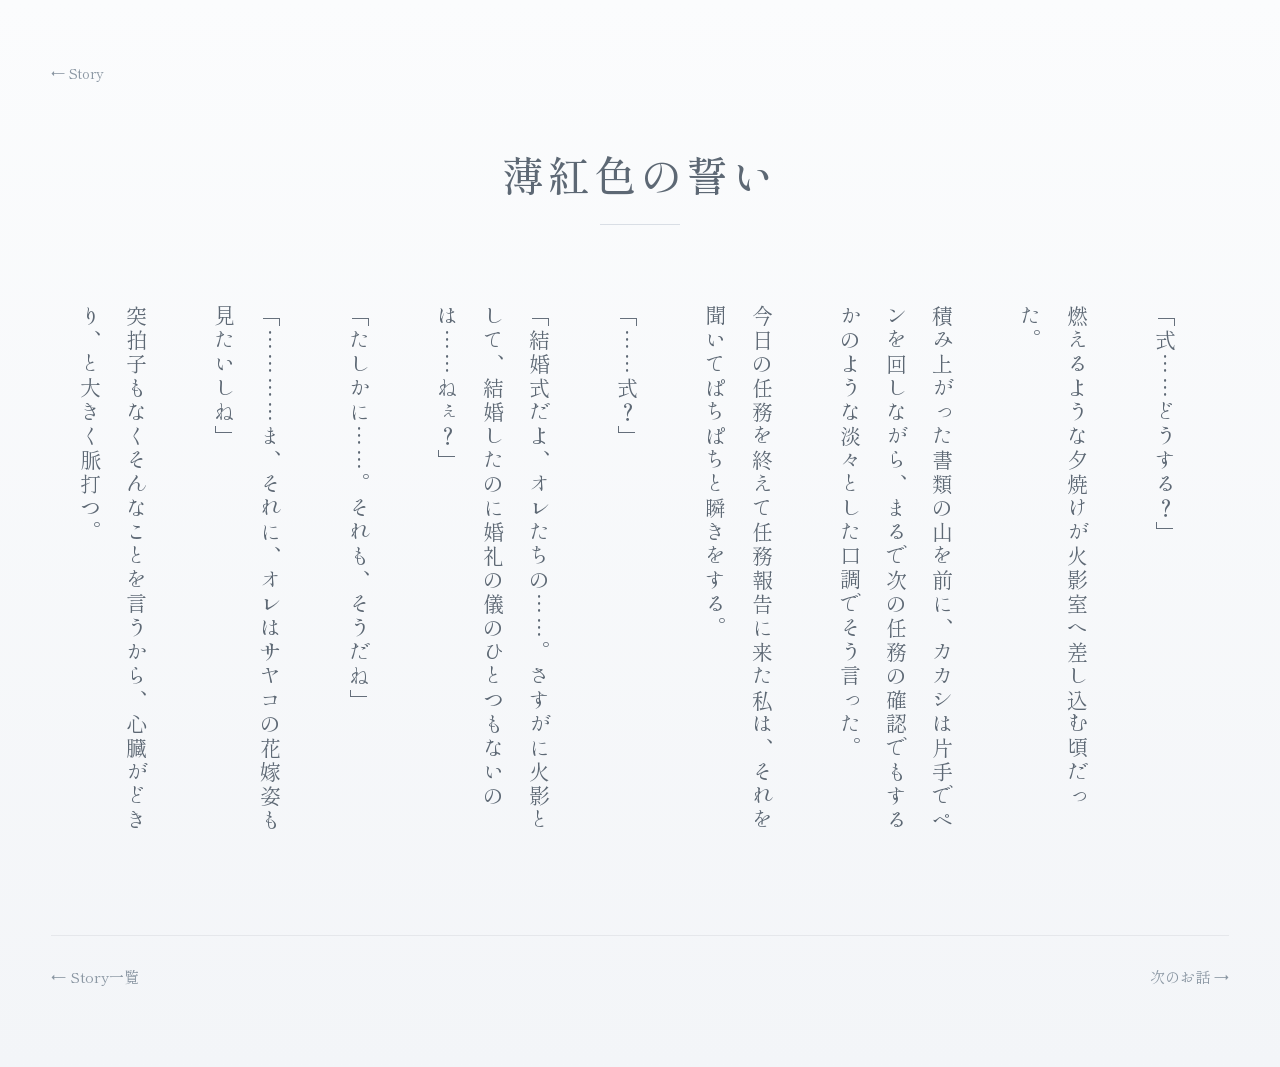
<file: usubeni.html>
<!DOCTYPE html>
<html lang="ja">

<head>

<meta charset="UTF-8">
<meta name="viewport" content="width=device-width, initial-scale=1.0">

<title>薄紅色の誓い</title>

<link rel="stylesheet" href="style.css">

<link rel="preconnect" href="https://fonts.googleapis.com">
<link rel="preconnect" href="https://fonts.gstatic.com" crossorigin>

<link href="https://fonts.googleapis.com/css2?family=Cormorant+Garamond:wght@400;600&family=Shippori+Mincho:wght@400;500&display=swap" rel="stylesheet">

</head>

<body>

<section class="novel">

    <a href="story.html" class="back">← Story</a>

    <h1>薄紅色の誓い</h1>

    <div class="novel-body">

「式……どうする？」

燃えるような夕焼けが火影室へ差し込む頃だった。

積み上がった書類の山を前に、カカシは片手でペンを回しながら、まるで次の任務の確認でもするかのような淡々とした口調でそう言った。

今日の任務を終えて任務報告に来た私は、それを聞いてぱちぱちと瞬きをする。

「……式？」

「結婚式だよ、オレたちの……。さすがに火影として、結婚したのに婚礼の儀のひとつもないのは……ねぇ？」

「たしかに……。それも、そうだね」
　
「…………ま、それに、オレはサヤコの花嫁姿も見たいしね」

突拍子もなくそんなことを言うから、心臓がどきり、と大きく脈打つ。

里の復興、他里との会談、暗部の再編――
六代目火影になってからのカカシは、毎日まともに眠れているのかも怪しいくらい忙しそうにしている。

それなのに、私とのことをいろいろ考えてくれていたんだと思うと、嬉しくなった。

「サヤコは、洋装と和装、どっちがいいとかある？」

「えっ」

「ま、そういうのってほら……奥さんの希望を聞くもんでしょうよ？……たぶん」

そこでようやくペンを止め、カカシは私の顔を見ると、にこっと目を細めた。

「……サヤコが着たい方にしよう」

カカシはいつだって、できる限り私の気持ちを優先してくれる。

この人に恋をしてから、ずっとそうだった。
任務でも、日常生活でも、夫婦になってからも。

「……白無垢、着てみたいかな……」

私がそう言うと、カカシは一瞬だけ目を細めてこう言った。

「……そ。きっと、似合うだろうね」
<br>
<br>
<br>
そこからのカカシは、今までよりも遥かに忙しそうだった。

火影室には毎日のように人が出入りして、いつもの任務関係や会議関係、他里からの書類……その合間に婚礼関係の書類が混ざり始めた。

「六代目、来賓席ですが――」

「こちら、衣装合わせの日程で――」

「警備班の配置確認も――」

「……はいはい、後で見るよ」

日が落ちて、里の燈がひとつ、またひとつと灯り始めた。

そんな時間になっても、手も止めずに書類に目を通しペンを走らせるカカシを見て、シズネが呆れ半分にため息を吐く。

「カカシ様！……結婚式のこともあるのはわかりますが、さすがに働きすぎです」

「だからその『カカシ様』って言うのやめてって……」

「もう……せめて今日は帰ってください！サヤコさんもお待ちでしょうし……なにより、明日も朝から会談なんですから」

「ん〜……」

するとカカシは、書類の一枚を軽く持ち上げた。

「……じゃ、これを確認したら帰るよ」

シズネがちらりとその紙を見ると、そこには任務報告ではなく、『婚礼衣装合わせの日程』の文字。

「……ふふ」

シズネが口に手を当てながら笑いをこぼすと、カカシは書類から顔を上げ、シズネを見上げた。

「……何よ」

「いえ、カカシ様がそんな真剣な顔で任務報告以外の書類を見るなんて……と思って」

シズネは眉尻を下げながらそう言うと、カカシはまた書類に視線を落として照れたように頭を搔いた。

「……あのカカシ様が御結婚されるなんて、思ってもみませんでしたから」

カカシはじとっとシズネのことを見たあと、口を開いた。

「……ま、それはオレも同意見だよ。人生ってのは……分からないもんだねぇ」

頬杖をつきながら、カカシは火影室の窓の外をぼんやりと眺める。

静かな里を覆う藍色の空には、大きな月が浮かんでいた。
<br>
<br>
<br>
「……で、式の日取りまだ決めてないんすか」

ある日の夜、火影室へ入ってきたシカマルが開口一番そう言った。

「……忙しいんだよ、火影は」

その日の任務から戻った班の任務報告もすべて終わり、やっと婚姻関係の書類に目を通し始めたカカシは、シカマルには目もくれず書類を読み漁っていた。

「そんなこと言ってたらいつまでたっても式挙げらんねぇっすよ」

呆れたようにそう言うと、シカマルは机の婚礼資料を手に取った。

来賓一覧、警備の配置、席次、式場案内――

真剣な表情で式の日取りやらの書類にペンで印をつけるカカシを見て、シカマルは小さく呟いた。

「……へぇ」

「何よ」

「六代目でも、そんな顔するんすね」

「……そんな顔って……どんな顔よ」

「いや、なんつーか……」

シカマルは肩を竦める。

「……大事なモンのこと考えてる男の顔っスよ」

その言葉を聞いて、カカシはやっと書類から視線をシカマルに移した。

静かな火影室には、外で夜風が優しく木々を揺らす音がいつもより大きく聞こえる。

しばらくして、カカシが小さく笑った。

「……ふ、そう見える？」

「……見えるっスよ」

それだけ言って、シカマルはハァと大きくひとつため息をつくと、見ていた書類を机へ置いた。

「とりあえず……警備関連と来賓関連はこっちで整理しとくんで、さっさと日取り決めてくださいよ」

「さすが優秀だねぇ。たすかるよ」

「ったく……」

シカマルは大量の書類の束を持ち上げると、そのまま火影室を後にした。
<br>
<br>
<br>
衣装合わせの日。

白無垢は、思っていたよりずっと重かった。

雪よりも真っ白な布地に光が当たるたび、きらきらと輝いて見える。

白無垢に合わせた掛下は、くすみのある深い青。
　
鏡の前で緊張していると、障子の向こうから小さく声がした。

「……入るよ」

「う、うん……」

ゆっくりと、障子が開くと、黒紋付袴姿のカカシが静かに部屋へ入ってきた。

いつもの忍装束でも、火影羽織でもない。
ちゃんと、花婿の姿をしているカカシだ。

私の胸の鼓動はやけに大きく響くのに、カカシは何も言わず、ただ私を見て目が合ったままだ。

店の人たちが「お似合いですね」と笑う中、カカシの視線が、私の足元へ落ちて、また戻ってくる。

「…………似合ってるよ、すごく。」

そう言って笑いかけるから、私は顔が熱くなってしまった。

「……カカシも、すごく、似合ってる」

私は赤らんだ顔を傾げて、そう伝えるだけで精一杯だった。
<br>
<br>
<br>
そして、迎えた結婚式当日。

やわらかな春の陽射しが降り注ぐ木ノ葉隠れの里には、六代目火影の婚礼の儀ともあって他里からも多くの来賓が訪れた。

畳の上に敷かれた深紅の絨毯に、カカシと私は並んで正座する。
　
厳かな空気の中で神前式は始まった。

ふと横を見ると、カカシは前を向いたまま視線だけをこちらへ寄越した。

「……緊張してる？」

「………………してる」

「……奇遇だね」

カカシは飄々とそんなことを言うけれど、私はカカシと出会ってから今までのことを思い出していた。

私の人生も、カカシの人生も、決して手放しに『幸せ』と言える人生ではなかったと思う。

でも、今日は、そんな私たちの人生が形を持って変わる日だ。

神前へ向けて二人で頭を下げる直前、カカシが小さく呟く。

「…………綺麗だよ」

「え？」

「……綺麗だよ。想像してたより遥かに……ずっと」



――薄紅色の桜花舞うその日。
私は、大好きな人と、大好きな人の隣で、大好きな人との永遠を誓った。

    </div>

    <nav class="novel-nav">

        <a href="story.html">← Story一覧</a>

        <a href="next.html">次のお話 →</a>

    </nav>

</section>

<script src="novel.js"></script>

</body>

</html>
</file>
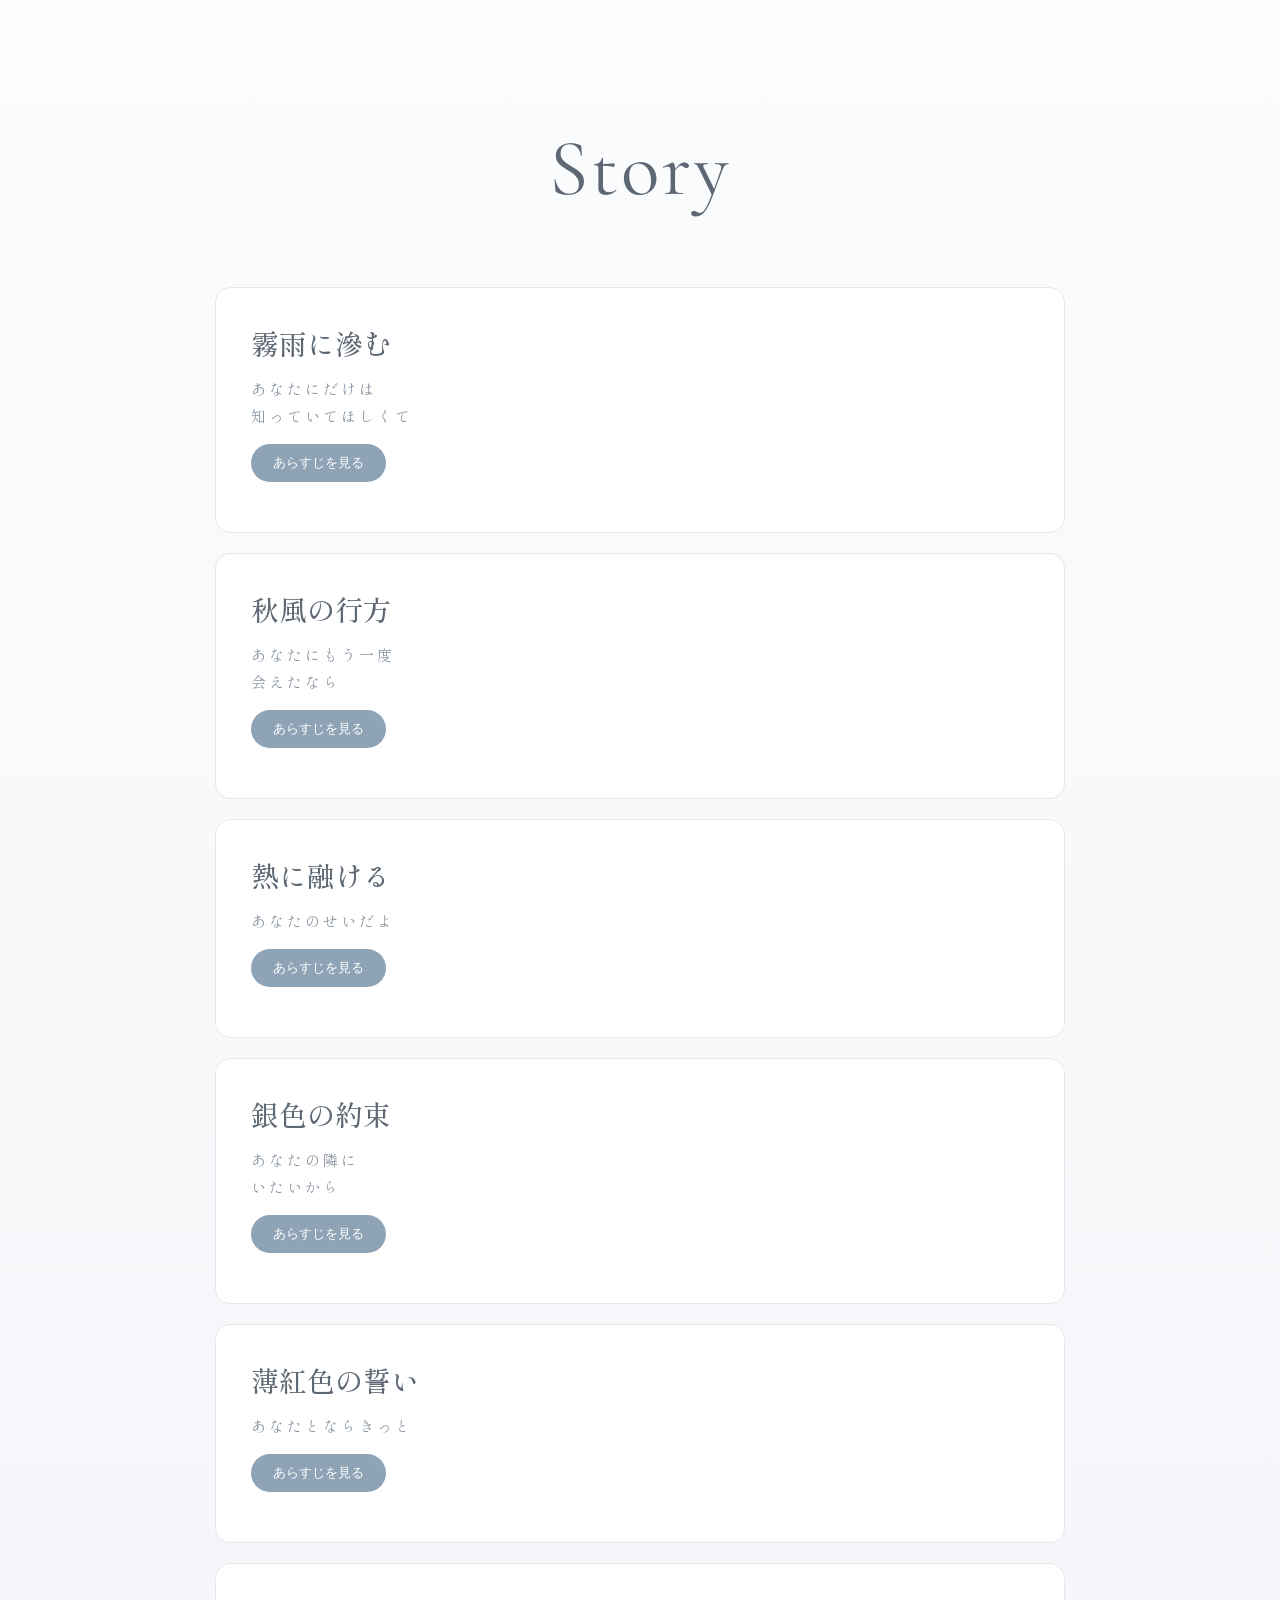
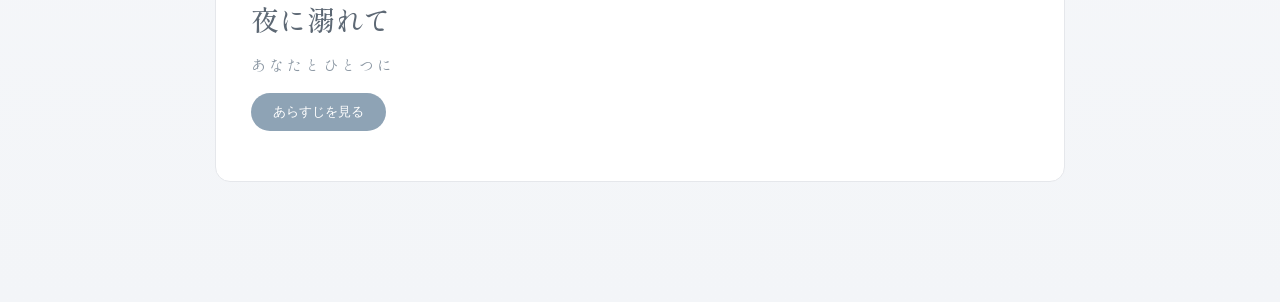
<file: yoruni.html>
<!DOCTYPE html>
<html lang="ja">

<head>

<meta charset="UTF-8">
<meta name="viewport" content="width=device-width, initial-scale=1.0">

<title>夜に溺れて</title>

<link rel="stylesheet" href="style.css">

<link rel="preconnect" href="https://fonts.googleapis.com">
<link rel="preconnect" href="https://fonts.gstatic.com" crossorigin>

<link href="https://fonts.googleapis.com/css2?family=Cormorant+Garamond:wght@400;600&family=Shippori+Mincho:wght@400;500&display=swap" rel="stylesheet">

</head>

<body>

<script>
const password = "2141"; // 好きなパスワードに変更

const input = prompt("パスワードを入力してください");

if (input !== password) {
    alert("パスワードが違います");
    location.href = "story.html";
}
</script>

<section class="novel">

    <a href="story.html" class="back">← Story</a>

    <h1>夜に溺れて</h1>

    <div class="novel-body">

ふたりで新しく借りた部屋は、まだどこか新築の匂いが残っていて、カーテンの隙間から差し込む月明かりがダブルベッドをぼんやりと照らしていた。
　
十六歳、いや、それよりきっと前から、ずっと想い続けてきた「カカシ先輩」と恋人同士になって一緒に暮らし始めてから、いくつかの夜が過ぎ、私はやっと「カカシ先輩」のことを「カカシ」と呼べるようにもなった。
　
けれど、同じベッドで寝ていてもカカシはわたしの髪を優しく撫でたり、おでこや唇に軽く触れるだけの、それはひどく慎重で、それでいてやさしい、決して境界線を越えないキスばかりで、最初はそれだけでも心臓が止まりそうなほどだったけれど、こうもずっと〝その先〟がないと、言いようの無い不安が毎日少しずつぐるぐると胸の中で大きな黒い渦となっていく。

いつものようにふたりでヘッドボードに背をもたれて並ぶベッドの上、隣で本を読むカカシの部屋着の裾を、きゅっと掴んだ。

「……ん、サヤコ、どーしたの」

カカシは、読んでいた本からわたしに視線を移すけれど、わたしはしばらく何も言えないままで、掴んだ裾をじっと見つめて俯いていた。

カカシは、わたしの異様な空気を感じたのか、読んでいた本をパタン、と閉じて、枕元にそっと置いた。
　
わたしは自ら生み出した沈黙に耐えかねて、滲む視界の中、カカシの顔も見れずに、震える声を絞り出した。
　
「…………カカシ……私のこと……好き？」
　
「──え？」
　
いつも飄々として、どんな修羅場でも動じないカカシが、聞いたこともないほど素っ頓狂な声を上げて身体を跳び起こした。

「な、なんで！？……」
　
目を丸くしながら、隠しきれない驚きと動揺がその瞳に滲む。
　
「…………だって……こんなに一緒にいるのに……やっと、恋人同士になれたのに……わたしたち……あの……その……〝そういうこと〟とか、全然しないから……本当は、わたしに魅力がないから……好きじゃないから、したくないの……？」

喉の奥がギュッと閊えて、苦しくて、途切れ途切れになりながらもわたしは口にした。

不安で、情けなくて、心が胸のどこにあるかわかるほどにズキズキと痛い。
瞬きすれば今にも涙が零れ落ちそうだ。
　
「…………っ、サヤコ……違う……全然違うよ。逆、真逆」
　
カカシは大きな溜息を吐くと、がしがしと自分の銀髪を掻き毟り、それから、震えるわたしの身体をぎゅっと抱き締めた。

あったかくて、ふんわりと香る好きな人の匂いで、余計に鼻の奥がじんわりと熱くなる。

「…………違う……オレ……お前のことを愛してるから、本当に大切にしたいと思ってて……でも、オレ、こんなふうに誰かのことを大切にしたいと思ったことが今まで一度もなかったから……オレみたいな男がお前にどう触れていいのか分からなくて、これでもずっと、必死に我慢してたんだよ……」

「……オレが毎日、お前の隣で寝るときに、どれだけ限界で、余裕ないか……全然分かってないでしょ……」

「いや、わかるわけないよな、ごめん……」と耳元で響くカカシの声は、静かにふたりの寝室に溶けてゆく。
　
私を抱き締めるカカシの腕に、ぐっと力が入るのを感じる。

「不安にさせて……そんな悲しい顔させて、ごめん……オレが言葉足らずだから……でも……オレはサヤコのことが好きだよ……愛してる」

そして、少しだけ経ってから、カカシは続けた。

「…………オレ……もう手加減してやれないけど……いい……？」
　
そう言うと、カカシはわたしからゆっくりと身体を離してわたしの目を見つめる。
　
「カカ……シ……」

その直後に降ってきた唇はこれまで押し殺してきた執着をすべて吐き出すように、熱くて、少し強引で、カカシの舌がわたしの唇にやさしく割り入って、深く深く、何度も角度を変えてわたしの呼吸を奪い尽くしていく。
　
頭の中が真っ白になり、カカシの部屋着の胸元をギュッと掴んで微かに震える。
初めて知るキスに、わたしはただ、息することもままならず、溺れることしかできなかった。
　
「はぁ、……っ」
　
漸く唇が離れたとき、カカシの呼吸は乱れていて、艶やかに濡れた唇のままわたしをベッドに押し倒して覆い被さる。
　
「……っ、わたしは……いっぱい、カカシに触れられたいし、カカシに……触れていたい……カカシとだから、したい……ひとつになりたい……」
　
顔から火が出そうなぐらい恥ずかしくて、でも、それ以上にカカシがわたしを求めてくれていたことが嬉しくて、ちゃんと言葉にしたくて、わたしはそう伝えた。

わたしに覆い被さるカカシは、一瞬目を見開き、そのあと、熱を含んだ視線でわたしを見た。
　
「……お前ねぇ……そんなこと言われたら、もう。……止まれないよ、オレ」
　
カカシのあたたかくて大きな左手が、キャミソールの裾からゆっくりと脇腹をなぞって上ってくる。

それと同時に、わたしの首筋、鎖骨、胸、やわらかな至る場所に、カカシはやさしく唇を落とした。

「……っ、あ……待って、カカシ……電気……消して」

「……ふ。どうせ月明かりで見えるのに？」

「っ……！それでも……恥ずかしいから」

「そう、わかったよ」

わたしに覆い被さったままのカカシは、上体だけを起こして、ふたりの横顔を照らしていたベッドサイドランプを、ぱちん、と消した。

「……もし嫌だったら、すぐ言って」

カカシはそう言いながら服を脱ぐと、わたしの目の前に現れた鍛えられた薄い筋肉の筋はその息遣いに合わせて微かに波打った。

窓から入る青白い月明かりは、カカシの左肩とわたしの右肩に入った暗部の刺青を淡く照らす。

カカシの指が、わたしの脇腹から腰のラインを愛おしそうになぞり、そのままゆっくりと下へ向かっていって、わたしの身体はびくりと反応してしまう。

「…………緊張してる？……力、抜いて」

耳元で囁かれる低い声と、首筋に落とされる熱いキスに吐息を漏らしている間に、するすると下着は脱がされて、カカシの長い指先がそこにそっと触れた。
　
「あ……っ」
　
指が触れた途端、恥ずかしさと熱さできゅ、と小さく収縮する。

目をぎゅっと瞑って、カカシの指の感触に神経を尖らせていると、カカシが口を開いた。
　
「…………もしかして、初めて……？」
　
カカシのそのひとことに、わたしの心臓はどきりと脈打ち、きっと耳の先まで真っ赤になっていたと思う。

消え入りそうな声で「うん……」と小さく頷いた。

「誰かと……付き合ったことは……？」

「……っない、よ……っ聞かないでよ、そんなこと」

「……お前……」

「だ……だって……！……わたしはずっと、カカシのことが好きだったから……たしかに……告白されたこともあったし、誰かと〝そういう雰囲気〟になったこともあったけど……でも……わたしの中にいつもいたのは……カカシだけ、だったんだもん……」

「あ、でも……〝初めて〟って……めんどくさい、よね……ごめん……」
　
わたしのその言葉を聞くと、カカシはふぅっ、と大きくひとつ息を吐いた。

「……なーに言ってんのよ……どうしよう、オレ、死ぬほど嬉しいよ」

そう言って目を細めたカカシは、焦らすように、決して急ぐことなく長い指先で優しく解きほぐしながら、少しずつ、少しずつ奥へと指を進めていく。
　
何度も唇を塞がれ全身を愛撫されるうちに、身体の中からじんわりと溢れ出した熱い蜜がカカシの指を濡らして、ふたりの隙間からはあまい水音が漏れる。
　
「っ！あ……カカシ、……」

恥ずかしさで顔を覆おうとするわたしの両手首を、カカシは片手で優しくベッドに組み伏せた。
　
「……お前がオレを受け入れてくれてる証拠だよ。……ほら」

「……っ！」
　
引き抜かれた指先が月明かりに濡れて艶かしく糸を引き、きらきらと光るのを見て、顔が爆発しそうなほど熱くなる。
　
けれど、カカシは愛おしくて堪らないという風にその指先に一度自身の唇を寄せたあと、わたしの耳元で掠れた息を吐き出した。
　　
「……サヤコ、ごめん……オレもう全然余裕ない……挿れていい？」

わたしのことをじっと見つめるその瞳は熱く濡れそぼっていて、痛いほどの愛とその剥き出しの欲に、胸の奥がキュッと切なく跳ねる。
　
「……うん……っ」

「……できる限り……優しくするから」

そう言うと、カカシはわたしの太ももを大きな手で優しく開かせると、ゆっくりとその逞しい身体を割り込ませてきた。
　
密着するお互いの肌の熱さに息が止まりそうになる中、カカシはわたしの腰のあたりを両手でそっと掴むと、愛おしそうに少しずつ、確かめるようにして自身の熱を沈めてゆく。
　
「…………はぁ、っ……狭……サヤコ、痛くない？ 」
　
呼吸を荒げながら、まるで壊れ物に触れるような優しさで、カカシはわたしに問いかけた。

「……っあ……う……んっ……大丈夫……」
　
ふたりの境界線は、お互いの体温でとろとろに溶けて混ざり合っていく。

ゆっくりゆっくりと腰を沈めて、やっといちばん奥で繋がると、カカシはわたしの中でその形が馴染むまで動きを止めた。
　
そのままわたしの首筋に顔を埋めると、溢れ出る愛おしさを堪えきれないようにわたしの名前を呼びながら、低く掠れた呼吸をする。
　
わたしを怖がらせないように、痛ませないようにと、必死に理性を保とうとしているのが、その呼吸と微かな震えから痛いほどに伝わってくる。
　
初めて充たされる小さな痛みを伴った未知の感覚に、わたしの目尻からはひとつ涙が零れた。
小さく鼻をすすって吐息を漏らすと、カカシはわたしの髪を愛おしそうに撫でてゆっくりと腰を動かし始めた。

「動くよ」
　
「……うん……っ」
　
やわらかな中をゆっくりと擦り上げる、容赦のないその質量に自然と嬌声が漏れる。
味わったことのない身体の奥からの疼きと圧迫感に、わたしはカカシの逞しい背中にしがみついて目を閉じた。
　
カカシが中で動くたびに、あまい水音が寝室の静寂に響き渡り、自分がどれほどカカシに蕩かされているかを幾度となく自覚させられて、さらに胸の鼓動が速くなる。
　
「……サヤコの中……あったかくて、溶けそう」

カカシの呼吸がどんどん荒くなっていく。
余裕なんてとっくに消え失せたその瞳で、カカシは真っ直ぐにわたしを見つめ、逃がさないように何度も何度も激しく唇を塞ぐ。

「…………オレ、あんまりもたないかも」
　
激しく抱き潰してしまいたいという衝動と、世界で一番大切にしたいという極限の優しさのその両方が、彼の引き締まった身体を通じて突き刺さる。

「……大丈夫？　無理……してない？」

「……うん……っ……わたし、しあわせで……」

「……よかった、オレもだよ」

ほんの少しの痛みに微かに声を震わせながらも、わたしはカカシの背中に必死に腕を回し、求めるようにぎゅっと抱きしめ返した。

しばらくの間、ふたりの間には重い吐息と、シーツが擦れる微かな音だけが響いていた。

最初はあれほど慎重に、ゆっくりと刻まれていたカカシの質量が、お互いの熱に煽られるようにして少しずつ、けれど確実に深さを増していく。

中をじっくりと抉るように、容赦なく最奥を穿つその動きに、身体の奥はじんじんと疼いて、わたしの中がカカシの余裕を最後の一片まで削り取っていくのが、背中に回した腕から自身の身体を通じて痛いほどに伝わってくる。
　
白銀のその髪の毛を乱しながら、それでいて、ときどき声にならない吐息を漏らしながら、カカシはわたしの腰を強く掴んで、 だんだんと強く腰を突き上げ始める。

大好きな人に身体の奥まで愛され尽くすということが、こんなにしあわせなことだと知って、ぽろぽろと涙がこぼれ落ちた。

「……っは……ごめん、もう限界」

「……うん……来て……」
　
お互いの肌が擦れ合い、果てることのない熱に浮かされながら、カカシが深く、そのいちばん奥を優しく突き上げた瞬間、わたしはカカシの身体を強く抱きしめていた。
　
「……っ……あ、……」
　
耳元で、カカシの限界を迎えた低く掠れた声が響く。
それと同時に、迸る熱が身体の奥深くに何度も注ぎ込まれ、わたしはただ、カカシの腕の中で息を震わせるしかできなかった。

カカシがわたしのすべてに狂って、わたしの中で果てていくその体温と情熱、そして「カカシとやっとひとつになれた」という愛おしさと喜びで、胸がいっぱいになった。
　
重なり合うふたりの激しい呼吸だけが、青白い寝室に響いている。
　
カカシは重なる身体をそのままに、愛おしくて堪らないという風にわたしの額にそっと額を合わせ、限界まで愛に濡れた優しい瞳でわたしを見つめると、ふっと微笑んだ。
　
「……サヤコ、愛してるよ」
　
慈しむように、耳元で優しく囁かれたその言葉が、わたしの心のいちばん深いところにじわりと染み込んでいく。

目尻から最後のひとすじの涙が頬を伝う中、わたしはカカシの首筋にきゅっと腕を回した。
　
「……わたしも……」
　
さらに優しく抱きしめ直されると、お互いの心臓の音が重なるように響き合って、窓から差し込む絹のようになめらかな月明かりも、カカシの腕の温もりも、すべてが優しくわたしを包み込んでいった。
　
わたしはきっと、今、世界でいちばん幸せで、さっきまで胸を占めていた不安の渦は、カカシの痛いほどの愛とやさしさ、そして温もりに触れて、跡形もなく消え去っていた。

世界でいちばん大好きな人と、この世界で、たったふたりきり。

甘くて深い、この夜に溺れて。

    </div>

    <nav class="novel-nav">

        <a href="story.html">← Story一覧</a>

        <a href="next.html">次のお話 →</a>

    </nav>

</section>

<script src="novel.js"></script>

</body>

</html>
</file>
<file: style.css>
*{
    margin:0;
    padding:0;
    box-sizing:border-box;
}

body{

    margin:0;

    background:linear-gradient(
    180deg,
    #fbfcfd 0%,
    #f3f5f8 100%
    );

    font-family:"Shippori Mincho", serif;

    min-height:100vh;

    display:flex;
    justify-content:center;
    align-items:center;

}

.hero{

    text-align:center;

    width:90%;
    max-width:700px;

}

.top-image{

    width:100%;
    border-radius:18px;

    margin-bottom:45px;

    box-shadow:0 15px 40px rgba(0,0,0,.15);

}

h1{

    font-family:"Cormorant Garamond", serif;

font-size:82px;
    font-weight:600;

    letter-spacing:4px;

}

p{

    margin-top:18px;

    color:#7d8794;

    font-size:18px;

    letter-spacing:3px;

}

.enter-btn{

    display:inline-block;

    margin-top:50px;

    padding:18px 55px;

    border-radius:999px;

    text-decoration:none;

    color:white;

    background:#66798b;

    transition:.35s;

    letter-spacing:2px;

}

.enter-btn:hover{

    background:#4c5f70;

    transform:translateY(-4px);

}

@media(max-width:768px){

h1{

font-size:52px;

}

.top-image{

margin-bottom:30px;

}

}.page{

width:90%;
max-width:900px;

margin:120px auto;

}

.page h1{

font-family:"Cormorant Garamond",serif;

font-size:72px;
margin-bottom:60px;

text-align:center;

color:#4f6273;

}

.text{

font-size:20px;

line-height:2.6;

letter-spacing:0.08em;

}/* ---------- アニメーション ---------- */

.hero{

    animation: fade 1.8s ease;

}

.top-image{

    transition:.5s;

}

.top-image:hover{

    transform:scale(1.02);

}

.enter-btn{

    transition:.35s;

}

.enter-btn:hover{

    background:#7c93a7;

    transform:translateY(-4px);

    box-shadow:0 10px 30px rgba(0,0,0,.15);

}

@keyframes fade{

0%{

opacity:0;

transform:translateY(40px);

}

100%{

opacity:1;

transform:none;

}

}

/*=========================
 Menu
=========================*/

.menu-page{

    min-height:100vh;

    display:flex;

    flex-direction:column;

    justify-content:center;

    align-items:center;

    text-align:center;

}

.menu-page h1{

    font-family:"Cormorant Garamond", serif;

    font-size:72px;

    font-weight:500;

    letter-spacing:5px;

    color:#4f6273;

}

.flower{

    margin:28px 0 60px;

    color:#a9b5c3;

    font-size:20px;

}

.menu-page nav{

    display:flex;

    flex-direction:column;

    gap:34px;

}

.menu-page nav a{

    text-decoration:none;

    color:#4f6273;

    font-family:"Cormorant Garamond", serif;

    font-size:42px;

    letter-spacing:2px;

    transition:.35s;

    position:relative;

}

.menu-page nav a::after{

    content:"";

    display:block;

    width:45px;

    height:1px;

    background:#d9dee5;

    margin:14px auto 0;

    transition:.35s;

}

.menu-page nav a:hover{

    color:#73879b;

    transform:translateY(-2px);

    letter-spacing:4px;

}

.menu-page nav a:hover::after{

    width:80px;

}

.welcome{

    margin-top:70px;

    font-size:20px;

    color:#b3b8c2;

    font-style:italic;

    letter-spacing:1px;

}

.title{

    font-family:"Cormorant Garamond", serif;

    font-size:20px;

    color:#4f6273;

    transition:.35s;

}

.sub{

    display:block;

    margin-top:10px;

    font-size:12px;

    color:#9aa6b3;

    letter-spacing:1px;

    opacity:0;

    transition:.35s;

}

.menu-page nav a:hover .title{

    color:#70879b;

    letter-spacing:4px;

}

.menu-page nav a:hover .sub{

    opacity:1;

}

@media (hover: none){

    .sub{

        opacity:1;

    }

}
/*=========================
 About
=========================*/

.about-box{

    max-width:700px;

    margin:60px auto 0;

    text-align:center;

    color:#5d6874;


}

.about-text{

    margin:35px 0;

    line-height:2.4;

    font-size:18px;

    color:#5d6874;

}

.line{

    width:70px;

    height:1px;

    background:#d6dde5;

    margin:35px auto;

}

/*=========================
 timeline
=========================*/

.timeline h1{
    text-align: center;
    font-size: 80px;
    color: #5d6874;
    margin-bottom: 80px;
}
.character-timeline{
    width:80%;
    max-width:900px;
    margin:0 auto;
}

.character-box{
    margin-bottom:100px;
}

.character-box h2{
    font-size:28px;
    color:#5d6874;
    text-align:center;
    margin-bottom:40px;
    padding-bottom:12px;
    border-bottom:1px solid #d8d8d8;
    letter-spacing:3px;
}
.timeline{
    width: 80%;
    max-width: 1000px;
    margin: 80px auto;
}
.timeline-container{

    position:relative;

    max-width:700px;

    margin:auto;

}

.timeline-container::before{

    content:"";

    position:absolute;

    left:50%;

    top:0;

    bottom:0;

    width:2px;

    background:#d9d9d9;

    transform:translateX(-50%);

}

.timeline-row{

    display:grid;

    grid-template-columns:1fr 40px 1fr;

    align-items:center;

    margin:45px 0;

}

.left{

    text-align:right;

    padding-right:18px;

}

.right{

    text-align:left;

    padding-left:18px;

}

.center{

    display:flex;

    justify-content:center;

}

.dot{

    width:14px;

    height:14px;

    border-radius:50%;

    background:#5d6874;

}

.card{

    transition:.3s;

}

.card:hover{

    transform:translateY(-4px);

}

.age{

    font-size:13px;

    color:#9ca3af;

    display:block;

    margin-bottom:5px;

}

.together{

    display:block;

    text-align:center;

}

.together-card{

    background:white;

    padding:25px;

    border-radius:18px;

    box-shadow:0 5px 20px rgba(0,0,0,.08);

}
/*==================================================
Profile
==================================================*/

.profile{

    width:min(1100px,90%);
    margin:120px auto 180px;

}

.profile h1{

    text-align:center;

    font-family:"Cormorant Garamond",serif;

    font-size:80px;

    color:#5d6874;

    letter-spacing:3px;

    margin-bottom:35px;

}


/*=====================
Tabs
=====================*/

.profile-tabs{

    display:flex;

    justify-content:center;

    align-items:center;

    gap:25px;

    margin-bottom:55px;

}

.profile-tabs span{

    color:#d1d5db;

    font-size:22px;

}

.tab-btn{

    border:none;

    background:none;

    cursor:pointer;

    font-family:"Cormorant Garamond",serif;

    font-size:22px;

    letter-spacing:5px;

    color:#9aa3af;

    transition:.35s;

    position:relative;

}

.tab-btn::after{

    content:"";

    position:absolute;

    left:0;

    bottom:-8px;

    width:0;

    height:2px;

    background:#5d6874;

    transition:.35s;

}

.tab-btn:hover{

    color:#5d6874;

}

.tab-btn.active{

    color:#5d6874;

}

.tab-btn.active::after{

    width:100%;

}


/*=====================
Profile Card
=====================*/

.profile-content{

    display:none;

    animation:fade .45s ease;

}

.profile-content.active{

    display:block;

}

.profile-card{

    background:#ffffff;

    border-radius:22px;

    padding:55px;

    border:1px solid #e6e9ee;

    box-shadow:

    0 12px 40px rgba(0,0,0,.05);

    position:relative;

    overflow:hidden;

}


/*透かし*/

.profile-card::before{

    content:"";

    position:absolute;

    width:520px;

    height:520px;

    right:-180px;

    bottom:-180px;

    background:radial-gradient(circle,
    rgba(93,104,116,.05) 0%,
    transparent 70%);

    pointer-events:none;

}


/*=====================
Upper Area
=====================*/

.profile-top{

    display:grid;

    grid-template-columns:280px 1fr;

    gap:55px;

    align-items:start;

}


/*=====================
Image
=====================*/

.profile-image{

    display:flex;

    justify-content:center;

    width:180px;
    height:240px;

    margin:0 auto;

}

.profile-image img{

    width:100%;
    height:100%;

    object-fit:cover;

    border-radius:14px;

    border:1px solid #d9dde3;

}

/*=====================
Info
=====================*/

.profile-info h2{

    font-size:28px;

    font-weight:500;

    color:#5d6874;

    margin-bottom:22px;

    padding-bottom:14px;

    border-bottom:1px solid #d8dde3;

    letter-spacing:2px;

}

.profile-info table{

    width:100%;

    border-collapse:collapse;

}

.profile-info th{

    width:170px;

    padding:15px 0;

    text-align:left;

    color:#98a2ae;

    font-weight:400;

    border-bottom:1px solid #edf0f3;

}

.profile-info td{

    padding:15px 0;

    color:#4b5563;

    border-bottom:1px solid #edf0f3;

}


/*=====================
Description
=====================*/

.profile-description{

    margin-top:50px;

    border-top:1px solid #e8ebef;

    padding-top:40px;

}

.profile-description h3{

    font-size:22px;

    color:#5d6874;

    margin-bottom:18px;

}

.profile-description p{

    color:#6b7280;

    line-height:2.2;

    letter-spacing:.05em;

}


/*=====================
Animation
=====================*/

@keyframes fade{

from{

opacity:0;

transform:translateY(12px);

}

to{

opacity:1;

transform:translateY(0);

}

}


/*=====================
Responsive
=====================*/

@media(max-width:850px){

.profile h1{

font-size:60px;

}

.profile-card{

padding:35px;

}

.profile-top{

grid-template-columns:1fr;

gap:35px;

}

.profile-image{

max-width:260px;

margin:auto;

}

.profile-info th{

width:130px;

}

}

/*==================================
 忍者登録証っぽい装飾
==================================*/

/* カードを少し浮かせる */
.profile-card{

    transition:.35s;

}

.profile-card:hover{

    transform:translateY(-6px);

    box-shadow:0 20px 50px rgba(0,0,0,.08);

}


/* 忍者登録証 */
.profile-info h2{

    display:flex;

    justify-content:space-between;

    align-items:center;

}

/* 登録証ラベル */

.profile-info h2::after{

    content:"NINJA FILE";

    font-size:11px;

    letter-spacing:3px;

    color:#aeb6c2;

}


/* 人物紹介 */

.profile-description h3{

    position:relative;

    padding-left:18px;

}

.profile-description h3::before{

    content:"";

    position:absolute;

    left:0;

    top:50%;

    transform:translateY(-50%);

    width:8px;

    height:8px;

    border-radius:50%;

    background:#5d6874;

}


/* テーブル */

.profile-info td{

    font-weight:500;

}


/* 行ホバー */

.profile-info tr{

    transition:.25s;

}

.profile-info tr:hover{

    background:#fafbfc;

}


/* 画像 */

.profile-image img{

    transition:.4s;

}

.profile-image img:hover{

    transform:scale(1.02);

}


/* タブ */

.tab-btn{

    padding:4px 0;

}

.tab-btn:hover{

    letter-spacing:7px;

}


/* カード上の装飾 */

.profile-card::after{

    content:"忍者登録証";

    position:absolute;

    top:15px;
    right:25px;

    font-size:12px;

    color:#d4d8de;

    letter-spacing:4px;

    opacity:.6;

}

.stamp{

    position:absolute;

    top:28px;
    left:35px;

    padding:8px 22px;

    border:3px solid #b43c3c;

    color:#b43c3c;

    border-radius:10px;

    font-size:20px;

    font-weight:700;

    letter-spacing:.5em;

    font-family:"Shippori Mincho",serif;

    transform:rotate(-10deg);

    opacity:.85;

    background:rgba(255,255,255,.15);
    
    box-shadow:
        0 0 0 1px rgba(180,60,60,.2);

}

/*=====================
Profile Status
=====================*/

.profile-description{

    margin-top:45px;

    display:grid;

    grid-template-columns:1fr 1fr;

    gap:40px;

    border-top:1px solid #e5e7eb;

    padding-top:40px;

}

.profile-section h3{

    margin-bottom:18px;

    color:#5d6874;

    font-size:22px;

    font-weight:500;

    border-left:4px solid #5d6874;

    padding-left:12px;

}

.status-table{

    width:100%;

    border-collapse:collapse;

}

.status-table th{

    text-align:left;

    color:#8f98a4;

    font-weight:400;

    padding:12px 0;

    border-bottom:1px solid #eceff3;

}

.status-table td{

    text-align:right;

    color:#4b5563;

    padding:12px 0;

    border-bottom:1px solid #eceff3;

}

@media(max-width:768px){

.profile-description{

    grid-template-columns:1fr;

}

}

.profile-section h3::before{

    display:none;

}

.section-title{

    text-align:center;

    font-family:"Cormorant Garamond", serif;

    font-size:80px;

    color:#5d6874;

    letter-spacing:3px;

    margin-bottom:35px;

}

/*=========================
 About Animation
=========================*/

.about-text,
.line{

    opacity:0;

}

/* 文章 */

.text1{
    animation:fadeUp .9s ease forwards;
    animation-delay:.2s;
}

.text2{
    animation:fadeUp .9s ease forwards;
    animation-delay:1.4s;
}

.text3{
    animation:fadeUp .9s ease forwards;
    animation-delay:2.6s;
}

.text4{
    animation:fadeUp .9s ease forwards;
    animation-delay:3.8s;
}

.text5{
    animation:fadeUp .9s ease forwards;
    animation-delay:5.0s;
}

.text6{
    animation:fadeUp .9s ease forwards;
    animation-delay:6.2s;
}

/* 線 */

.line1{

    animation:lineFade .8s ease forwards;
    animation-delay:.9s;

}

.line2{

    animation:lineFade .8s ease forwards;
    animation-delay:2.1s;

}

@keyframes fadeUp{

    from{

        opacity:0;

        transform:translateY(25px);

    }

    to{

        opacity:1;

        transform:translateY(0);

    }

}

@keyframes lineFade{

    from{

        opacity:0;

        transform:scaleX(.4);

    }

    to{

        opacity:1;

        transform:scaleX(1);

    }

}

/*=========================
 Story
=========================*/

.story{

    width:min(850px,90%);
    margin:120px auto;

}

.story h1{

    font-size:80px;
    text-align:center;
    font-family:"Cormorant Garamond",serif;
    font-weight:400;
    color:#5d6874;
    margin-bottom:70px;
    letter-spacing:3px;

}

.story-list{

    display:flex;
    flex-direction:column;
    gap:20px;

}

.story-card{

    display:block;
    text-decoration:none;
    color:#5d6874;

    padding:35px;

    border:1px solid #e5e7eb;
    border-radius:15px;

    transition:.35s;

    background:#fff;

}

.story-card:hover{

    background:#fafafa;

    transform:translateY(-5px);

    padding-left:50px;

    box-shadow:0 12px 25px rgba(0,0,0,.08);

}

.story-card h2{

    margin:0 0 12px;

    font-size:28px;

    font-weight:500;

    font-family:"Shippori Mincho",serif;

}

.story-card p{

    margin:0;

    color:#8b97a3;

    font-size:15px;

    line-height:1.8;

}

.story-card span{

    display:block;

    margin-top:20px;

    text-align:right;

    font-size:13px;

    letter-spacing:2px;

    color:#b0b7c2;

}

/*=========================
  Novel
=========================*/

.novel{

    width:min(1200px,92%);
    margin:60px auto 80px;

}

.back{

    display:inline-block;

    margin-bottom:30px;

    text-decoration:none;

    color:#8b97a3;

    font-size:14px;

    transition:.3s;

}

.back:hover{

    color:#5d6874;

}

.novel h1{

    text-align:center;

    font-family:"Shippori Mincho",serif;

    font-size:42px;

    font-weight:500;

    color:#5d6874;

    margin:30px 0 20px;

    position:relative;

    padding-bottom:20px;

}

.novel h1::after{

    content:"";

    display:block;

    width:80px;

    height:1px;

    background:#d9dee5;

    margin:20px auto 0;

}

/* 本文 */

.novel-body{

    writing-mode:vertical-rl;

    text-orientation: mixed;

    overflow-x:auto;

    overflow-y:hidden;

    width:100%;

    height:70vh;

    padding:40px;

    scroll-behavior:smooth;

    scrollbar-width:thin;

    scrollbar-color:#cbd5e1 transparent;

    writing-mode: vertical-rl;
    text-orientation: mixed;

    font-variant-east-asian: normal;
    

}

.novel-body::-webkit-scrollbar{

    height:8px;

}

.novel-body::-webkit-scrollbar-thumb{

    background:#d1d5db;

    border-radius:999px;

}

.novel-body::-webkit-scrollbar-track{

    background:transparent;

}

.novel-body p{

    margin:0 0 0 2em;

    font-family:"Shippori Mincho",serif;

    font-size:21px;

    line-height:2.2;

    color:#5d6874;

}

/* スマホ */

@media screen and (max-width:768px){

    .novel{

        width:94%;

        margin:30px auto 60px;

    }

    .novel h1{

        font-size:32px;

    }

    .novel-body{

        height:82vh;

        padding:20px;

        -webkit-overflow-scrolling:touch;

    }

    .novel-body p{

        font-size:15px;

        line-height:2;

        margin:0 0 0 1.6em;

    }

}

/*=========================
  Novel Navigation
=========================*/

.novel-nav{

    display:flex;

    justify-content:space-between;

    align-items:center;

    margin-top:40px;

    padding-top:30px;

    border-top:1px solid #e5e7eb;

}

.novel-nav a{

    text-decoration:none;

    color:#8b97a3;

    transition:.3s;

    font-size:15px;

}

.novel-nav a:hover{

    color:#5d6874;

}

.novel-body{

    white-space: pre-wrap;

}

/*=========================
 Gallery
=========================*/

.gallery{

    width:min(1100px,90%);
    margin:80px auto;

}

.gallery h1{

    text-align:center;
    font-size:60px;
    font-family:"Cormorant Garamond",serif;
    color:#5d6874;
    margin-top:20px;

}

.gallery-text{

    text-align:center;
    color:#8b97a3;
    margin:30px 0 60px;

}

.gallery-grid{

    display:grid;

    grid-template-columns:
    repeat(auto-fit,minmax(250px,1fr));

    gap:25px;

}

.gallery-grid img{

    width:100%;

    aspect-ratio:1/1;

    object-fit:cover;

    border-radius:15px;

    cursor:pointer;

    transition:.35s;

    box-shadow:0 10px 30px rgba(0,0,0,.08);

}

.gallery-grid img:hover{

    transform:translateY(-8px);

}

/*=========================
 Lightbox
=========================*/

.lightbox{

    display:none;

    position:fixed;

    inset:0;

    background:rgba(0,0,0,.85);

    justify-content:center;

    align-items:center;

    z-index:999;

}

.lightbox img{

    max-width:90%;

    max-height:90%;

    border-radius:12px;

}

.close{

    position:absolute;

    top:30px;

    right:40px;

    color:#fff;

    font-size:45px;

    cursor:pointer;

}

.summary{

    max-height:0;
    overflow:hidden;
    transition:.5s;
    margin-top:15px;

}

.summary.open{
    max-height:1000px;
}

.summary p{

    font-size:13px;
    line-height:2.1;
    letter-spacing:.05em;
    color:#7a7a7a;
    margin-bottom:20px;

}

.summary-btn{

    margin-top:15px;
    border:none;
    background:#8ea3b5;
    color:white;
    padding:10px 22px;
    border-radius:999px;
    cursor:pointer;

}

.read-btn{

    display:inline-block;
    margin-top:20px;
    padding:10px 24px;
    background:#d7b98c;
    color:#fff;
    text-decoration:none;
    border-radius:999px;

}
</file>
<file: family.css>
*{
    margin:0;
    padding:0;
    box-sizing:border-box;
}

body{

    font-family:"Shippori Mincho", serif;

    background:linear-gradient(
    180deg,
    #fbfcfd 0%,
    #f3f5f8 100%
    );

    color:#444;
}

/*=========================
 Family
=========================*/

.family{

    width:min(1100px,90%);
    margin:100px auto;

}

.family h1{

    text-align:center;
    font-size:3rem;
    letter-spacing:.15em;
    color:#555;

}

.subtitle{

    text-align:center;
    color:#888;
    margin-top:10px;
    margin-bottom:60px;
    letter-spacing:.2em;

}

/*=========================
 Tabs
=========================*/

.tabs{

    display:flex;
    justify-content:center;
    gap:20px;
    margin-bottom:50px;

}

.tab-btn{

    padding:14px 40px;

    border:none;
    border-radius:50px;

    background:#ffffff;
    color:#666;

    cursor:pointer;

    font-family:"Shippori Mincho", serif;
    font-size:1rem;

    box-shadow:
    0 10px 25px rgba(0,0,0,.08);

    transition:.3s;

}

.tab-btn:hover{

    transform:translateY(-3px);

}

.tab-btn.active{

    background:#8b939d;
    color:white;

}

/*=========================
 Tab Content
=========================*/

.tab-content{

    display:none;

}

.tab-content.active{

    display:grid;

    grid-template-columns:
    repeat(auto-fit,minmax(260px,1fr));

    gap:30px;

}

/*=========================
 Member Card
=========================*/

.member-card{

    background:rgba(255,255,255,.75);

    border:1px solid rgba(255,255,255,.6);

    backdrop-filter:blur(12px);

    border-radius:22px;

    padding:35px 30px;

    text-align:center;

    box-shadow:
    0 15px 35px rgba(0,0,0,.08);

    transition:.35s;

}

.member-card:hover{

    transform:translateY(-8px);

    box-shadow:
    0 20px 45px rgba(0,0,0,.12);

}

.member-card h2{

    font-size:1.4rem;

    color:#555;

    margin-bottom:15px;

    font-weight:600;

    letter-spacing:.08em;

}

.member-card span{

    display:inline-block;

    padding:6px 18px;

    border-radius:30px;

    background:#eef1f5;

    color:#666;

    font-size:.9rem;

    letter-spacing:.08em;

}

/*=========================
 Responsive
=========================*/

@media(max-width:768px){

    .family{

        margin:70px auto;

    }

    .family h1{

        font-size:2.2rem;

    }

    .tabs{

        flex-direction:column;
        align-items:center;

    }

    .tab-btn{

        width:220px;

    }

    .tab-content{

        grid-template-columns:1fr;

    }

}

/*=========================
 Member Header
=========================*/

.member-header{

    text-align:center;

}

.member-icon{

    width:110px;
    height:110px;

    margin:0 auto 20px;

    border-radius:50%;

    overflow:hidden;

    background:#eceff3;

    box-shadow:
    0 10px 25px rgba(0,0,0,.08);

}

.member-icon img{

    width:100%;
    height:100%;

    object-fit:cover;

}

/*=========================
 Profile Button
=========================*/

.profile-btn{

    width:100%;

    margin-top:25px;

    padding:14px;

    border:none;

    border-radius:12px;

    background:#eef1f5;

    color:#555;

    font-family:"Shippori Mincho", serif;

    font-size:1rem;

    cursor:pointer;

    transition:.3s;

}

.profile-btn:hover{

    background:#dfe5eb;

}

/*=========================
 Profile
=========================*/

.profile{

    max-height:0;

    overflow:hidden;
    overflow-y:auto;

    transition:max-height .6s ease;

    text-align:left;

    scrollbar-width:thin;   /* Firefox */

}

.member-card.open .profile{

    max-height:600px;

    margin-top:30px;

}

.profile h3{

    margin:30px 0 15px;

    padding-bottom:10px;

    border-bottom:1px solid #ddd;

    color:#555;

}

.profile-grid{

    display:grid;

    grid-template-columns:130px 1fr;

    gap:12px 20px;

}

.profile-grid div:nth-child(odd){

    font-weight:bold;

    color:#666;

}

.profile p{

    margin-top:15px;

    line-height:2;

    color:#666;

}

.profile::-webkit-scrollbar{

    width:8px;

}

.profile::-webkit-scrollbar-track{

    background:#f2f2f2;
    border-radius:10px;

}

.profile::-webkit-scrollbar-thumb{

    background:#c6ccd4;
    border-radius:10px;

}

.profile::-webkit-scrollbar-thumb:hover{

    background:#9ea7b2;

}
</file>
<file: timeline.css>
*{

    margin:0;
    padding:0;
    box-sizing:border-box;

}

body{

    background:#f8f8f8;
    font-family:"Shippori Mincho",serif;
    color:#5d6874;

}

.timeline{

    width:90%;
    max-width:900px;
    margin:80px auto;

}

.timeline h1{

    text-align:center;
    font-size:80px;
    color:#5d6874;
    font-family:"Cormorant Garamond",serif;
    margin-bottom:70px;

}

.header{

    display:grid;
    grid-template-columns:1fr 1fr;
    gap:40px;
    margin-bottom:80px;

}

.header h2{

    text-align:center;
    font-size:28px;
    color:#5d6874;
    margin-bottom:10px;

}

.header p{

    text-align:center;
    color:#b2b2b2;
    letter-spacing:2px;
    padding-bottom:20px;
    border-bottom:1px solid #ddd;

}

.timeline-container{

    position:relative;

}

.timeline-container::before{

    content:"";

    position:absolute;

    left:50%;

    top:0;

    bottom:0;

    width:2px;

    background:#ddd;

    transform:translateX(-50%);

}

.timeline-row{

    display:grid;

    grid-template-columns:1fr 40px 1fr;

    gap:30px;

    margin:70px 0;

    align-items:start;

}

.left{

    text-align:right;

}

.right{

    text-align:left;

}

.age{

    color:#9aa3af;
    font-size:14px;
    margin-bottom:15px;

}

ul{

    list-style:none;

}

li{

    margin:8px 0;
    line-height:1.8;
    font-size:18px;

}

.center{
    display:flex;
    justify-content:center;
    align-items:flex-start;
}

.dot{
    width:16px;
    height:16px;
    background:#5d6874;
    border-radius:50%;
    margin-top:6px;
}

@media(max-width:768px){

.timeline{

    width:94%;

}

.timeline h1{

    font-size:64px;

}

.header{

    gap:20px;

}

.header h2{

    font-size:20px;

}

.header p{

    font-size:12px;

}

.timeline-row{

    grid-template-columns:1fr 28px 1fr;

    gap:10px;

}

li{

    font-size:12px;
    line-height:1.5;

}

.age{

    font-size:11px;
    color:#8a7f7f;

}

}

.heart{

    color:#d86b7a;

    font-size:22px;

    position:relative;
    z-index:3;

}

details{
    display:block;
    margin-top:15px;
}

summary{

    cursor:pointer;

    color:#5d6874;

    font-size:10px;

    list-style:none;

}

summary::-webkit-details-marker{

    display:none;

}

summary::before{

    content:"+ ";

    color:#d86b7a;

    font-weight:bold;

}

details[open] summary::before{

    content:"－ ";

}

details p{

    margin-top:10px;

    padding:12px;

    width:220px;

    background:#f3f5f7;

    border:1px solid #e2e8f0;

    border-radius:12px;

    font-size:10px;

    line-height:1.8;

    color:#5d6874;

    text-align:center;

    white-space:normal;

    max-width:220px;
    
    width:100%;

}
</file>
